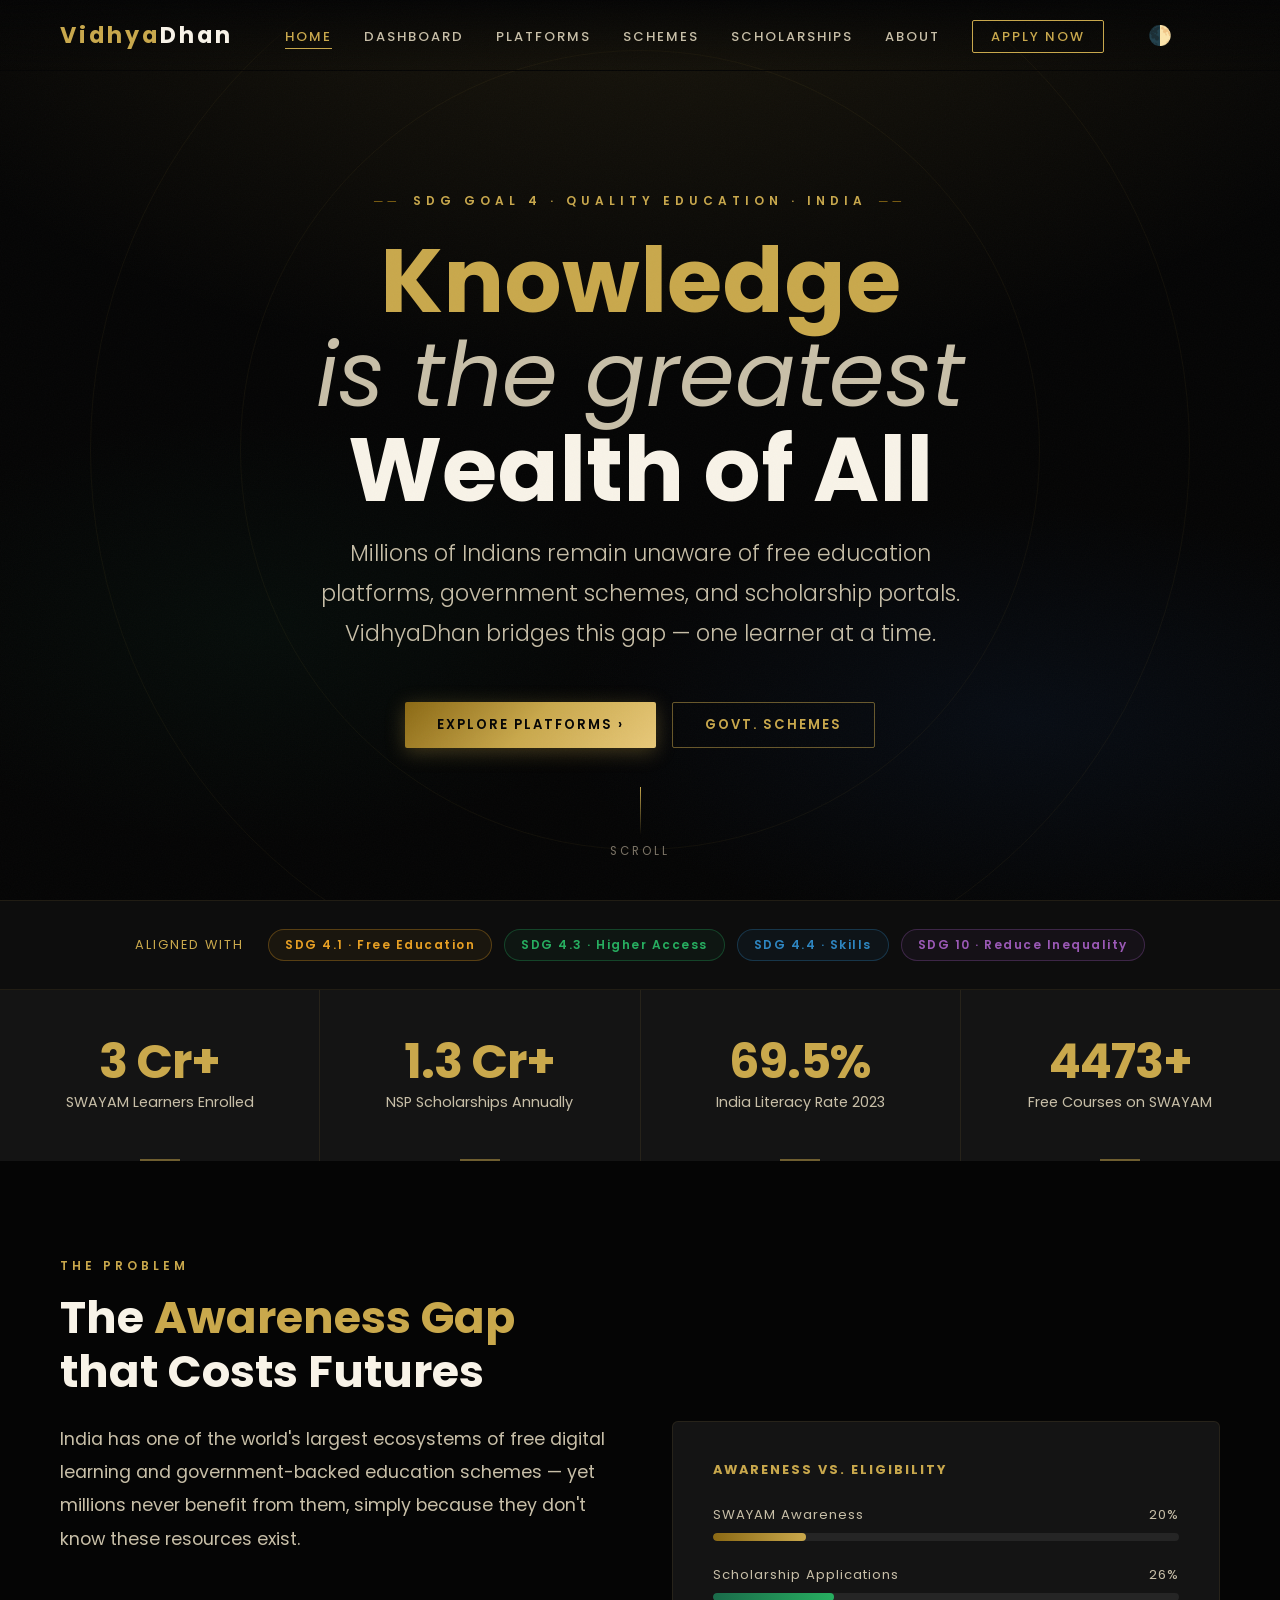
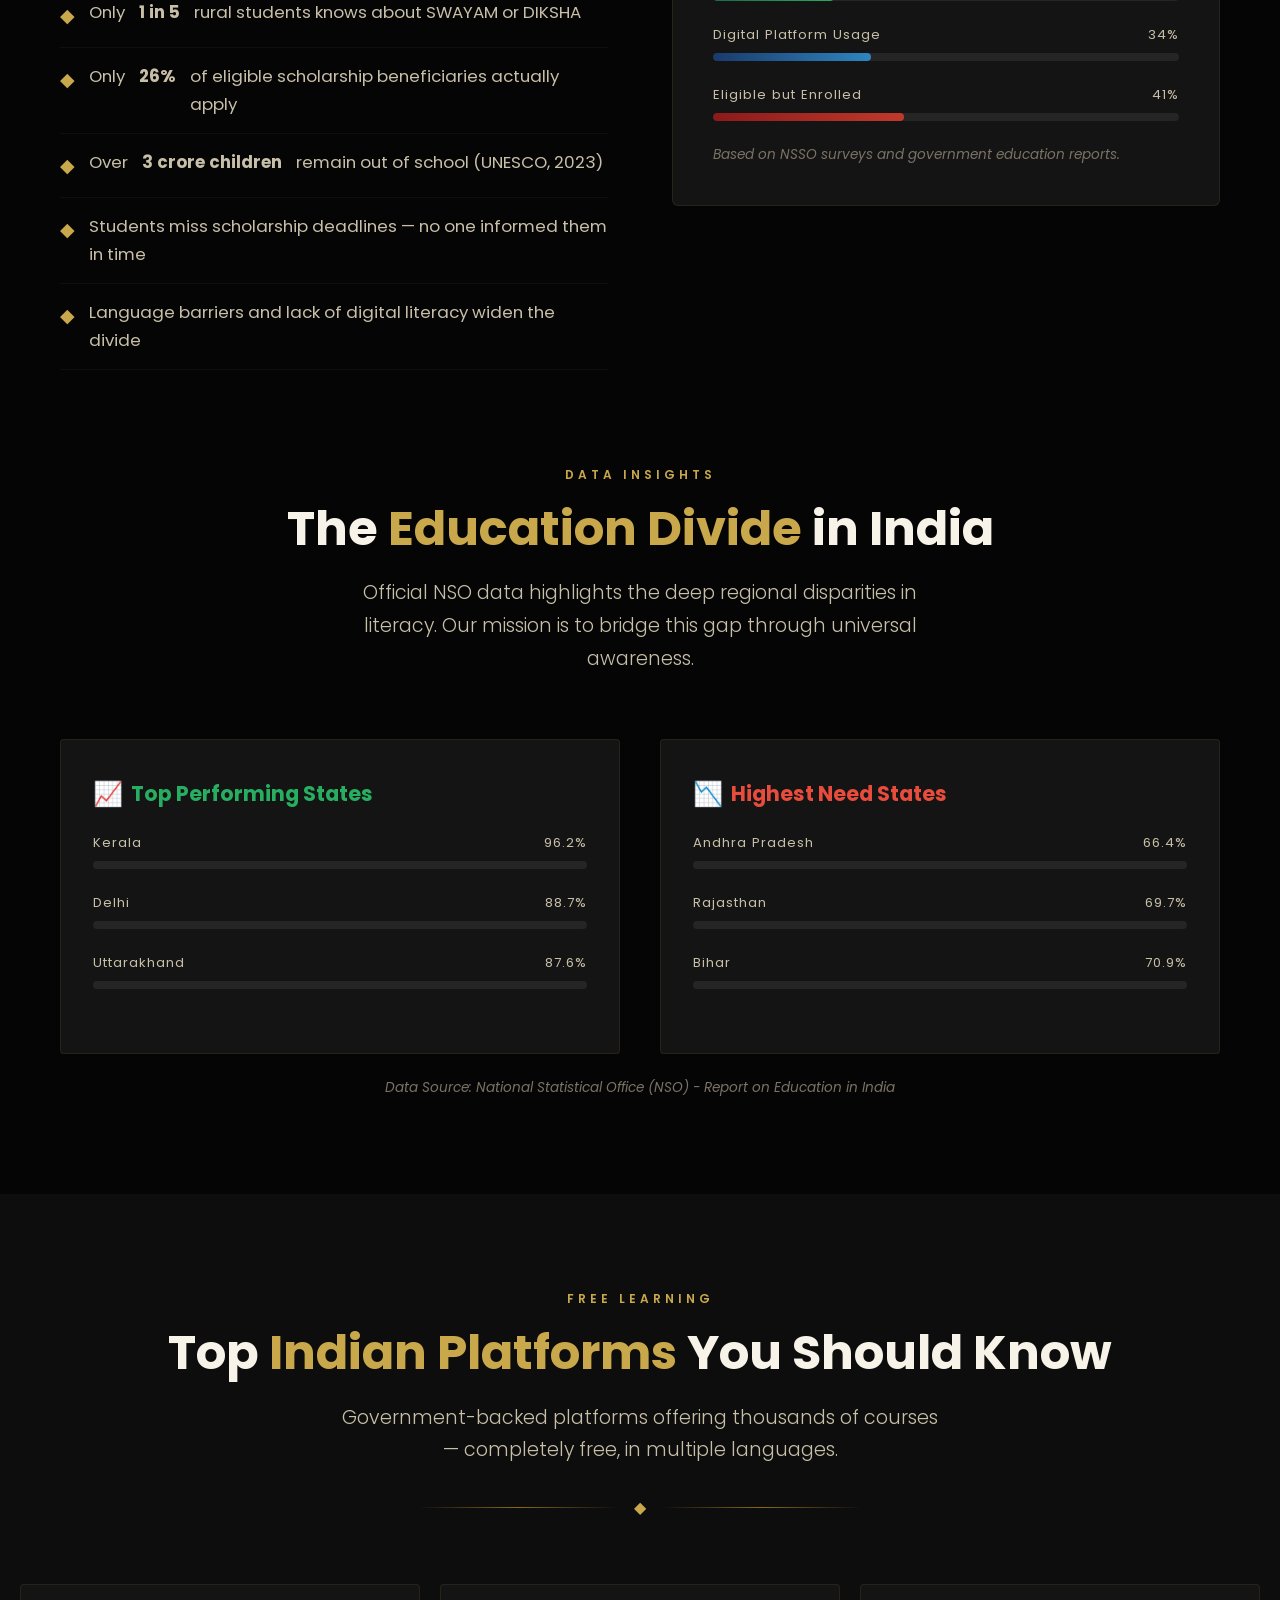
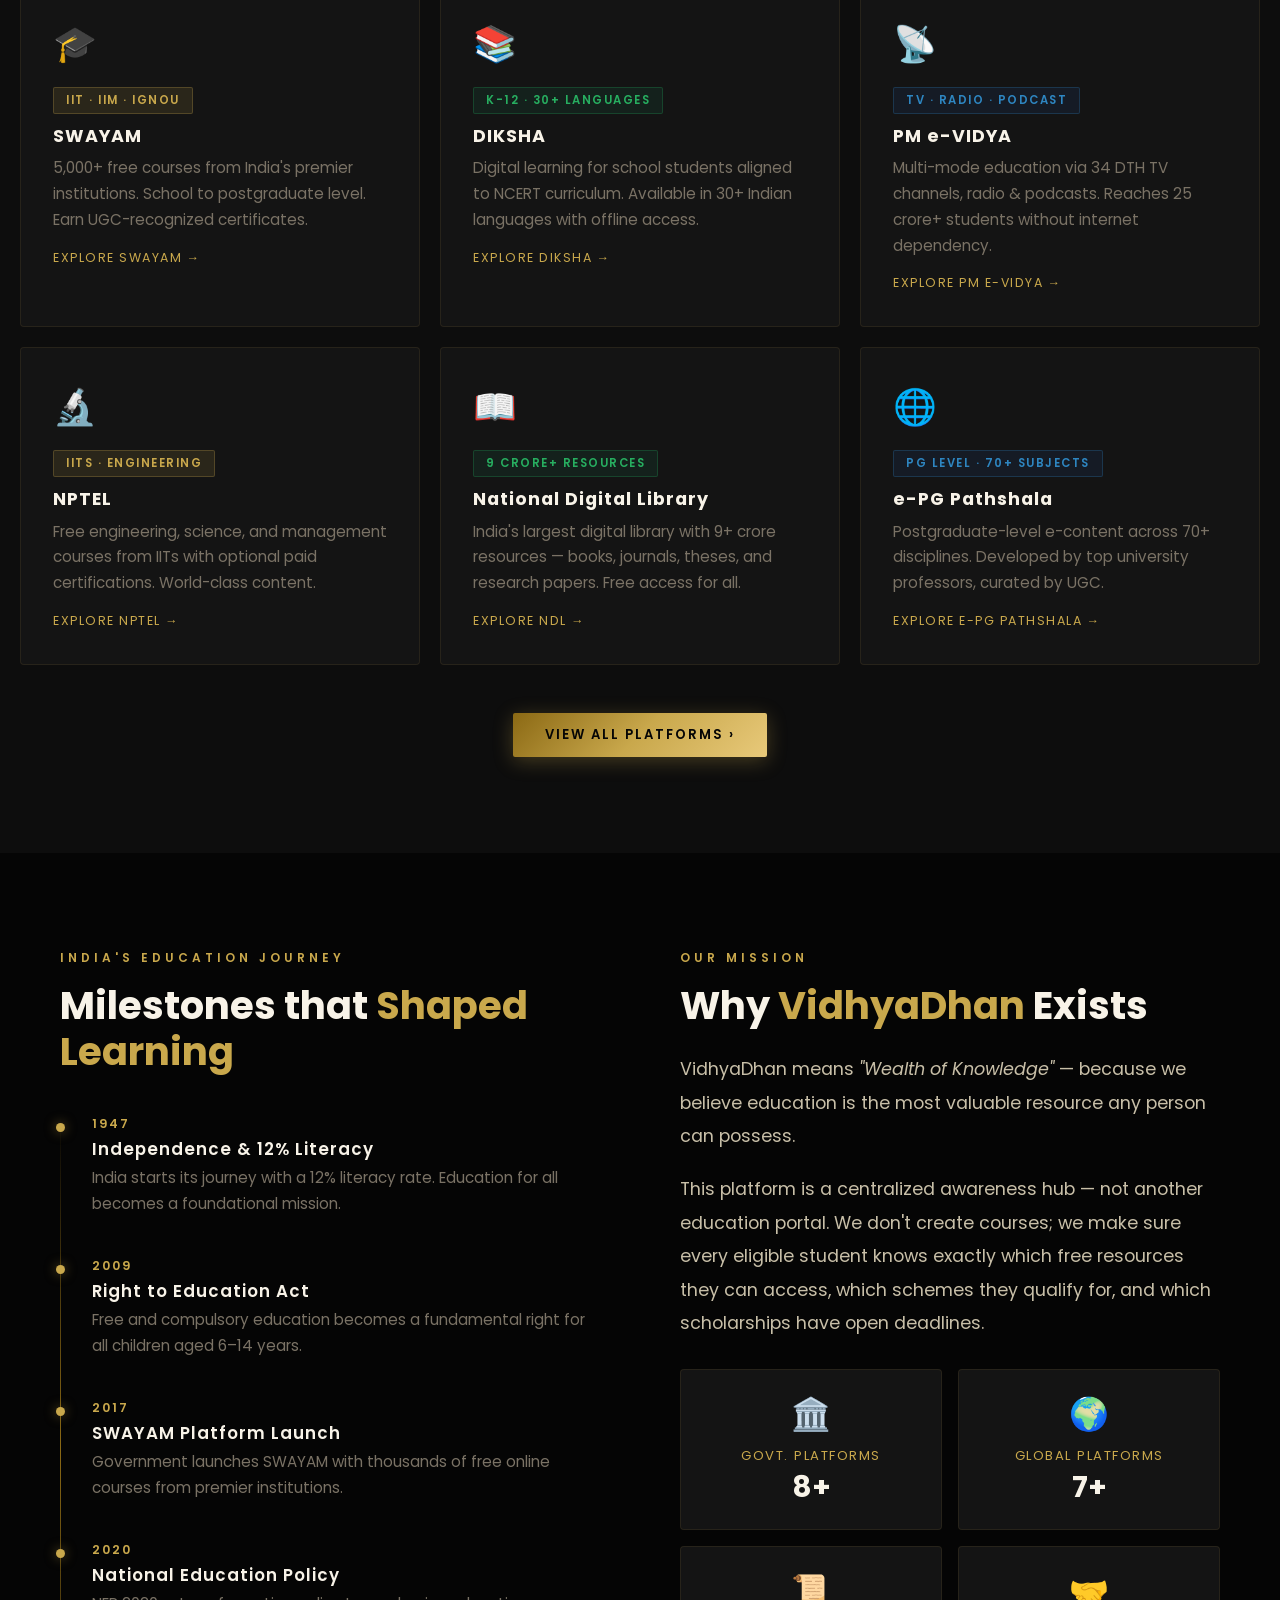
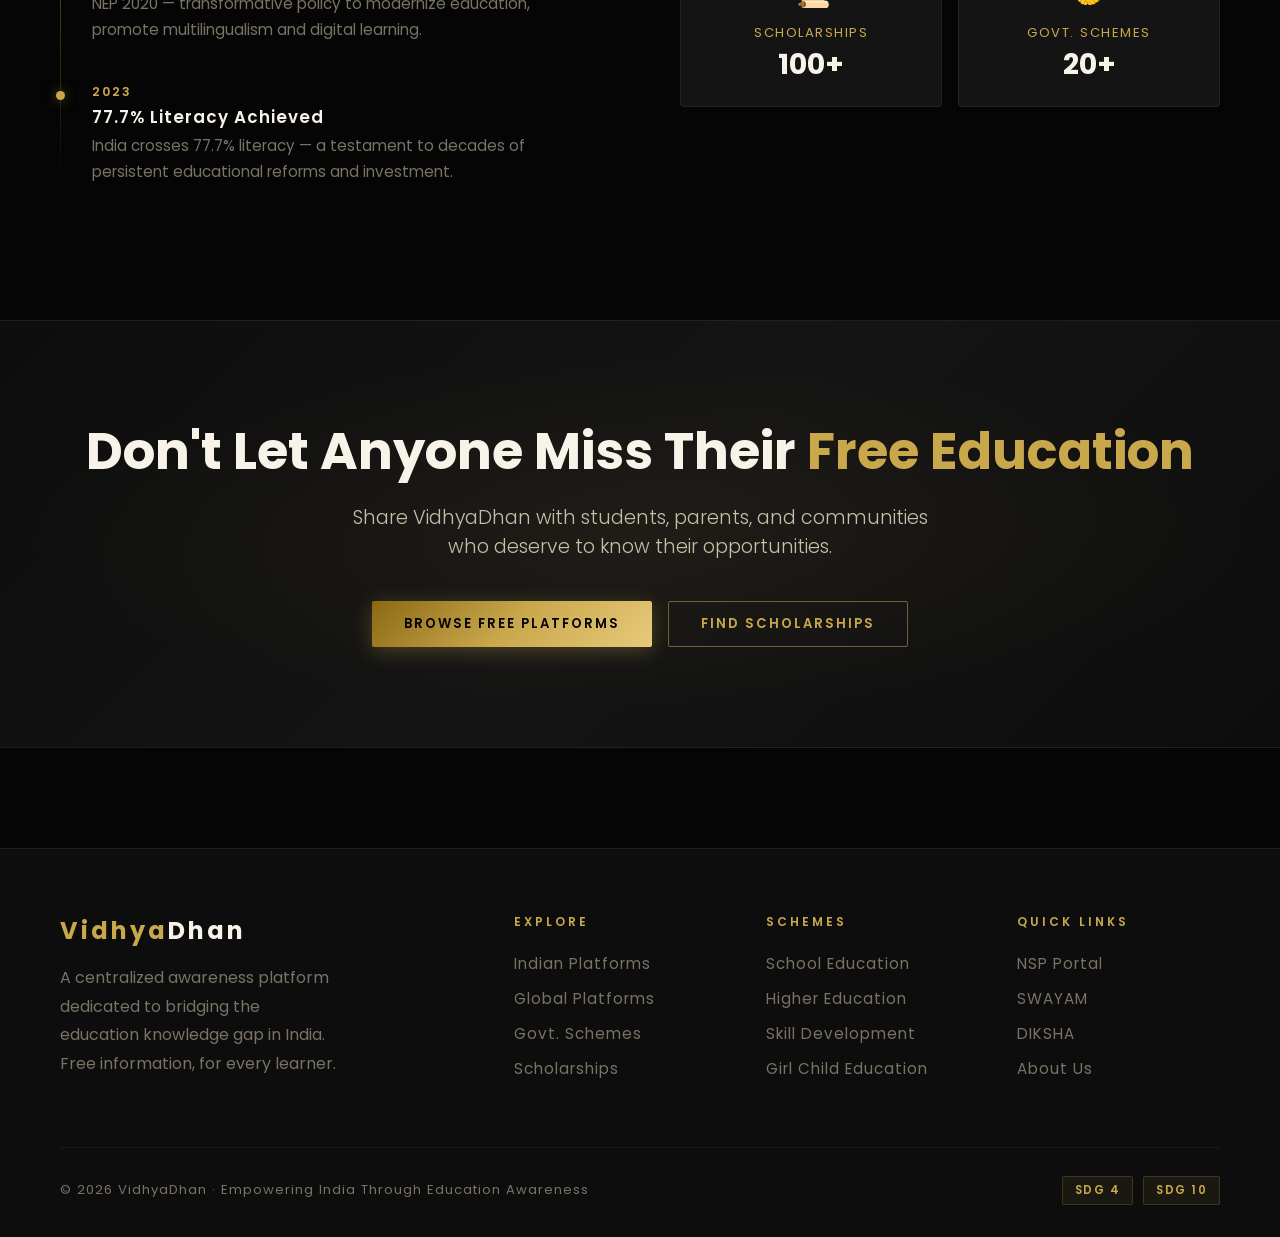
<file: index.html>
<!DOCTYPE html>
<html lang="en">
<head>
<meta charset="UTF-8">
<meta name="viewport" content="width=device-width, initial-scale=1.0">
<meta name="description" content="VidhyaDhan is a free awareness platform connecting Indian students to free education portals, government schemes, and scholarships.">
<meta property="og:title" content="VidhyaDhan — Free Education for Every Indian">
<meta property="og:description" content="Discover free Indian and global education platforms, government schemes, and 100+ scholarships in one place.">
<meta property="og:type" content="website">
<meta name="theme-color" content="#050505">
<title>VidhyaDhan — Free Education for Every Indian</title>
<link rel="stylesheet" href="style.css">
<style>
/* ─── HOME-SPECIFIC ─── */

/* Hero */
.hero {
  min-height: 100vh; display: flex; flex-direction: column;
  align-items: center; justify-content: center; text-align: center;
  padding: 120px 60px 80px; position: relative; overflow: hidden;
}
.hero-bg {
  position: absolute; inset: 0;
  background:
    radial-gradient(ellipse 100% 80% at 50% -10%, rgba(201,168,76,0.12) 0%, transparent 65%),
    radial-gradient(ellipse 60% 40% at 80% 80%, rgba(26,58,107,0.15) 0%, transparent 60%),
    radial-gradient(ellipse 50% 40% at 20% 70%, rgba(26,107,74,0.08) 0%, transparent 60%);
}
.hero-ring {
  position: absolute; border-radius: 50%;
  border: 1px solid rgba(201,168,76,0.06);
  animation: spin 40s linear infinite;
}
.hero-ring:nth-child(1) { width: 500px; height: 500px; top: 50%; left: 50%; transform: translate(-50%,-50%); }
.hero-ring:nth-child(2) { width: 800px; height: 800px; top: 50%; left: 50%; transform: translate(-50%,-50%); animation-duration: 60s; animation-direction: reverse; }
.hero-ring:nth-child(3) { width: 1100px; height: 1100px; top: 50%; left: 50%; transform: translate(-50%,-50%); animation-duration: 80s; }
@keyframes spin { from { rotate: 0deg; } to { rotate: 360deg; } }

.hero-eyebrow {
  font-family: 'Poppins', sans-serif; font-size: 0.75rem; font-weight: 600;
  color: var(--gold); letter-spacing: 5px; text-transform: uppercase;
  margin-bottom: 24px; position: relative; z-index: 1;
  opacity: 0; animation: fadeUp 0.8s 0.2s forwards;
}
.hero-eyebrow::before, .hero-eyebrow::after {
  content: '──'; color: var(--gold-dark); margin: 0 12px;
}
.hero-title {
  font-size: clamp(2.8rem, 7vw, 6.5rem);
  line-height: 1.05; margin-bottom: 16px;
  position: relative; z-index: 1;
  opacity: 0; animation: fadeUp 0.8s 0.4s forwards;
}
.hero-title .line-gold { color: var(--gold); }
.hero-title .line-thin { font-weight: 400; font-style: italic; font-family: 'Poppins', sans-serif; color: var(--white-dim); }
.hero-sub {
  font-size: clamp(1.1rem, 2vw, 1.4rem); color: var(--white-dim);
  max-width: 680px; line-height: 1.8; font-weight: 300;
  margin-bottom: 48px; position: relative; z-index: 1;
  opacity: 0; animation: fadeUp 0.8s 0.6s forwards;
}
.hero-cta {
  display: flex; gap: 16px; flex-wrap: wrap; justify-content: center;
  position: relative; z-index: 1;
  opacity: 0; animation: fadeUp 0.8s 0.8s forwards;
}
.hero-scroll {
  position: absolute; bottom: 40px; left: 50%; transform: translateX(-50%);
  display: flex; flex-direction: column; align-items: center; gap: 8px;
  color: var(--white-faint); font-family: 'Poppins', sans-serif;
  font-size: 0.72rem; letter-spacing: 3px; text-transform: uppercase;
  animation: bounce 2s infinite;
  z-index: 1;
}
.hero-scroll-line { width: 1px; height: 48px; background: linear-gradient(to bottom, var(--gold), transparent); }
@keyframes bounce { 0%,100% { transform: translateX(-50%) translateY(0); } 50% { transform: translateX(-50%) translateY(8px); } }
@keyframes fadeUp { from { opacity: 0; transform: translateY(24px); } to { opacity: 1; transform: none; } }

/* SDG Strip */
.sdg-strip {
  background: var(--black-2); border-top: 1px solid rgba(201,168,76,0.1); border-bottom: 1px solid rgba(201,168,76,0.1);
  padding: 28px 60px;
}
.sdg-inner { max-width: 1280px; margin: 0 auto; display: flex; align-items: center; justify-content: center; flex-wrap: wrap; gap: 12px; }
.sdg-label { font-family: 'Poppins', sans-serif; font-size: 0.8rem; color: var(--gold); letter-spacing: 2px; text-transform: uppercase; margin-right: 12px; }
.sdg-pill {
  padding: 6px 16px; border-radius: 20px; font-family: 'Poppins', sans-serif;
  font-size: 0.75rem; font-weight: 600; letter-spacing: 1.5px; border: 1px solid;
}

/* Stats row */
.stats-row { display: grid; grid-template-columns: repeat(4, 1fr); gap: 1px; background: rgba(201,168,76,0.1); }
.stats-row-wrap { background: var(--black-3); }
.stat-cell { background: var(--black-3); padding: 48px 32px; text-align: center; position: relative; overflow: hidden; }
.stat-cell::after { content: ''; position: absolute; bottom: 0; left: 50%; transform: translateX(-50%); width: 40px; height: 2px; background: var(--gold); opacity: 0.5; }

/* Problem section */
.problem-grid { display: grid; grid-template-columns: 1fr 1fr; gap: 64px; align-items: center; }
.problem-text h2 { font-size: clamp(1.8rem, 3.5vw, 2.8rem); margin-bottom: 24px; }
.problem-text p { font-size: 1.1rem; color: var(--white-dim); line-height: 1.9; margin-bottom: 20px; }
.problem-points { list-style: none; margin-top: 28px; }
.problem-points li {
  display: flex; gap: 14px; align-items: flex-start;
  padding: 14px 0; border-bottom: 1px solid rgba(255,255,255,0.04);
  font-size: 1.05rem; color: var(--white-dim); line-height: 1.7;
}
.problem-points li .bullet { color: var(--gold); font-size: 1.2rem; flex-shrink: 0; margin-top: 2px; }
.problem-visual {
  background: var(--black-3); border: 1px solid rgba(201,168,76,0.1);
  border-radius: 6px; padding: 40px; position: relative;
}
.awareness-bar { margin-bottom: 24px; }
.awareness-bar-label { display: flex; justify-content: space-between; font-family: 'Poppins', sans-serif; font-size: 0.82rem; color: var(--white-dim); letter-spacing: 1px; margin-bottom: 8px; }
.awareness-bar-track { height: 8px; background: var(--black-5); border-radius: 4px; overflow: hidden; }
.awareness-bar-fill { height: 100%; border-radius: 4px; width: 0; transition: width 1.5s ease; }
.awareness-bar-fill.gold { background: linear-gradient(to right, var(--gold-dark), var(--gold)); }
.awareness-bar-fill.emerald { background: linear-gradient(to right, var(--emerald), var(--emerald-l)); }
.awareness-bar-fill.sapphire { background: linear-gradient(to right, var(--sapphire), var(--sapphire-l)); }
.awareness-bar-fill.crimson { background: linear-gradient(to right, var(--crimson), var(--crimson-l)); }

/* Featured platforms */
.platforms-preview { display: grid; grid-template-columns: repeat(3, 1fr); gap: 20px; }
.platform-card { position: relative; }
.platform-icon { font-size: 2.2rem; margin-bottom: 16px; }
.platform-card h3 { font-family: 'Poppins', sans-serif; font-size: 1.1rem; font-weight: 700; letter-spacing: 1px; color: var(--white); margin-bottom: 8px; }
.platform-card p { font-size: 0.95rem; color: var(--white-faint); line-height: 1.7; }
.platform-card .card-link { display: inline-flex; align-items: center; gap: 6px; color: var(--gold); font-family: 'Poppins', sans-serif; font-size: 0.78rem; letter-spacing: 1.5px; text-decoration: none; text-transform: uppercase; margin-top: 16px; transition: gap 0.3s; }
.platform-card .card-link:hover { gap: 10px; }

/* Impact timeline */
.timeline { position: relative; padding-left: 32px; }
.timeline::before { content: ''; position: absolute; left: 0; top: 0; bottom: 0; width: 1px; background: linear-gradient(to bottom, transparent, var(--gold-dark), transparent); }
.timeline-item { position: relative; margin-bottom: 40px; }
.timeline-item::before { content: ''; position: absolute; left: -36px; top: 8px; width: 9px; height: 9px; border-radius: 50%; background: var(--gold); box-shadow: 0 0 12px rgba(201,168,76,0.5); }
.timeline-year { font-family: 'Poppins', sans-serif; font-size: 0.78rem; font-weight: 600; color: var(--gold); letter-spacing: 2px; margin-bottom: 6px; }
.timeline-item h4 { font-size: 1.05rem; color: var(--white); margin-bottom: 6px; font-family: 'Poppins', sans-serif; font-weight: 600; letter-spacing: 1px; }
.timeline-item p { font-size: 0.95rem; color: var(--white-faint); line-height: 1.7; }

/* CTA Section */
.cta-section {
  text-align: center; padding: 100px 60px;
  background: linear-gradient(135deg, var(--black-2) 0%, var(--black-3) 50%, var(--black-2) 100%);
  border-top: 1px solid rgba(201,168,76,0.1); border-bottom: 1px solid rgba(201,168,76,0.1);
  position: relative; overflow: hidden;
}
.cta-section::before {
  content: ''; position: absolute; inset: 0;
  background: radial-gradient(ellipse 70% 60% at 50% 50%, rgba(201,168,76,0.06) 0%, transparent 70%);
}
.cta-section h2 { font-size: clamp(2rem, 4vw, 3.5rem); margin-bottom: 20px; position: relative; z-index: 1; }
.cta-section p { font-size: 1.2rem; color: var(--white-dim); max-width: 600px; margin: 0 auto 40px; font-weight: 300; position: relative; z-index: 1; }
.cta-btns { display: flex; gap: 16px; justify-content: center; flex-wrap: wrap; position: relative; z-index: 1; }

@media (max-width: 900px) {
  .problem-grid { grid-template-columns: 1fr; gap: 40px; }
  .platforms-preview { grid-template-columns: 1fr; }
  .stats-row { grid-template-columns: repeat(2, 1fr); }
  .hero { padding: 100px 24px 80px; }
  .sdg-strip { padding: 20px 24px; }
  .cta-section { padding: 72px 24px; }
}
</style>
</head>
<body>

<!-- ══════════ NAV ══════════ -->
<nav>
  <a href="index.html" class="nav-logo">Vidhya<span>Dhan</span></a>
  <ul class="nav-links">
    <li><a href="index.html" class="active">Home</a></li>
    <li><a href="dashboard.html">Dashboard</a></li>
    <li><a href="platforms.html">Platforms</a></li>
    <li><a href="schemes.html">Schemes</a></li>
    <li><a href="scholarships.html">Scholarships</a></li>
    <li><a href="about.html">About</a></li>
    <li><a href="scholarships.html" class="nav-cta">Apply Now</a></li>
  </ul>
  <div class="nav-toggle" aria-label="Menu">
    <span></span><span></span><span></span>
  </div>
</nav>

<!-- ══════════ HERO ══════════ -->
<section class="hero" style="max-width:none;">
  <div class="hero-bg"></div>
  <div class="hero-ring"></div>
  <div class="hero-ring"></div>
  <div class="hero-ring"></div>

  <p class="hero-eyebrow">SDG Goal 4 · Quality Education · India</p>
  <h1 class="hero-title">
    <span class="line-gold">Knowledge</span><br>
    <span class="line-thin">is the greatest</span><br>
    <span>Wealth of All</span>
  </h1>
  <p class="hero-sub">
    Millions of Indians remain unaware of free education platforms, government schemes, and scholarship portals.
    VidhyaDhan bridges this gap — one learner at a time.
  </p>
  <div class="hero-cta">
    <a href="platforms.html" class="btn btn-gold">Explore Platforms ›</a>
    <a href="schemes.html" class="btn btn-outline">Govt. Schemes</a>
  </div>

  <div class="hero-scroll">
    <div class="hero-scroll-line"></div>
    Scroll
  </div>
</section>

<!-- ══════════ SDG STRIP ══════════ -->
<div class="sdg-strip">
  <div class="sdg-inner">
    <span class="sdg-label">Aligned with</span>
    <span class="sdg-pill" style="color:#e8a024;border-color:rgba(232,160,36,0.3);background:rgba(232,160,36,0.06)">SDG 4.1 · Free Education</span>
    <span class="sdg-pill" style="color:#27ae60;border-color:rgba(39,174,96,0.3);background:rgba(39,174,96,0.06)">SDG 4.3 · Higher Access</span>
    <span class="sdg-pill" style="color:#2e86c1;border-color:rgba(46,134,193,0.3);background:rgba(46,134,193,0.06)">SDG 4.4 · Skills</span>
    <span class="sdg-pill" style="color:#9b59b6;border-color:rgba(155,89,182,0.3);background:rgba(155,89,182,0.06)">SDG 10 · Reduce Inequality</span>
  </div>
</div>

<!-- ══════════ STATS ROW ══════════ -->
<div class="stats-row-wrap">
  <div class="stats-row">
    <div class="stat-cell reveal">
      <div class="stat-num" data-count="3" data-suffix=" Cr+" data-dec="0">0</div>
      <div class="stat-label">SWAYAM Learners Enrolled</div>
    </div>
    <div class="stat-cell reveal" data-delay="100">
      <div class="stat-num" data-count="1.5" data-suffix=" Cr+" data-dec="1">0</div>
      <div class="stat-label">NSP Scholarships Annually</div>
    </div>
    <div class="stat-cell reveal" data-delay="200">
      <div class="stat-num" data-count="77.7" data-suffix="%" data-dec="1">0</div>
      <div class="stat-label">India Literacy Rate 2023</div>
    </div>
    <div class="stat-cell reveal" data-delay="300">
      <div class="stat-num" data-count="5000" data-suffix="+" data-dec="0">0</div>
      <div class="stat-label">Free Courses on SWAYAM</div>
    </div>
  </div>
</div>

<!-- ══════════ PROBLEM STATEMENT ══════════ -->
<section>
  <div class="problem-grid">
    <div class="problem-text reveal">
      <span class="section-eyebrow">The Problem</span>
      <h2>The <span class="gold" style="color:var(--gold)">Awareness Gap</span> that Costs Futures</h2>
      <p>India has one of the world's largest ecosystems of free digital learning and government-backed education schemes — yet millions never benefit from them, simply because they don't know these resources exist.</p>
      <ul class="problem-points">
        <li><span class="bullet">◆</span>Only <strong>1 in 5</strong> rural students knows about SWAYAM or DIKSHA</li>
        <li><span class="bullet">◆</span>Only <strong>26%</strong> of eligible scholarship beneficiaries actually apply</li>
        <li><span class="bullet">◆</span>Over <strong>3 crore children</strong> remain out of school (UNESCO, 2023)</li>
        <li><span class="bullet">◆</span>Students miss scholarship deadlines — no one informed them in time</li>
        <li><span class="bullet">◆</span>Language barriers and lack of digital literacy widen the divide</li>
      </ul>
    </div>
    <div class="problem-visual reveal" data-delay="150">
      <h4 style="font-family:'Poppins',sans-serif;font-size:0.8rem;letter-spacing:2px;color:var(--gold);text-transform:uppercase;margin-bottom:28px">Awareness vs. Eligibility</h4>
      <div class="awareness-bar">
        <div class="awareness-bar-label"><span>SWAYAM Awareness</span><span>20%</span></div>
        <div class="awareness-bar-track"><div class="awareness-bar-fill gold" data-width="20"></div></div>
      </div>
      <div class="awareness-bar">
        <div class="awareness-bar-label"><span>Scholarship Applications</span><span>26%</span></div>
        <div class="awareness-bar-track"><div class="awareness-bar-fill emerald" data-width="26"></div></div>
      </div>
      <div class="awareness-bar">
        <div class="awareness-bar-label"><span>Digital Platform Usage</span><span>34%</span></div>
        <div class="awareness-bar-track"><div class="awareness-bar-fill sapphire" data-width="34"></div></div>
      </div>
      <div class="awareness-bar">
        <div class="awareness-bar-label"><span>Eligible but Enrolled</span><span>41%</span></div>
        <div class="awareness-bar-track"><div class="awareness-bar-fill crimson" data-width="41"></div></div>
      </div>
      <p style="font-size:0.85rem;color:var(--white-faint);margin-top:20px;font-style:italic">Based on NSSO surveys and government education reports.</p>
    </div>
  </div>
</section>

<!-- ══════════ DATA VISUALIZATION ══════════ -->
<section style="padding-top: 0;">
  <div class="section-header reveal">
    <span class="section-eyebrow">Data Insights</span>
    <h2 class="section-title">The <span class="gold">Education Divide</span> in India</h2>
    <p class="section-subtitle">Official NSO data highlights the deep regional disparities in literacy. Our mission is to bridge this gap through universal awareness.</p>
  </div>
  
  <div class="grid-2" style="gap: 40px;">
    <!-- Top States -->
    <div class="card reveal" style="padding: 40px 32px;">
      <h3 style="font-family: 'Poppins', sans-serif; font-size: 1.3rem; color: var(--emerald-l); margin-bottom: 24px; display: flex; align-items: center; gap: 8px;">
        <span style="font-size: 1.5rem;">📈</span> Top Performing States
      </h3>
      <div class="awareness-bar">
        <div class="awareness-bar-label"><span>Kerala</span><span>96.2%</span></div>
        <div class="awareness-bar-track"><div class="awareness-bar-fill emerald" data-width="96.2"></div></div>
      </div>
      <div class="awareness-bar">
        <div class="awareness-bar-label"><span>Delhi</span><span>88.7%</span></div>
        <div class="awareness-bar-track"><div class="awareness-bar-fill emerald" data-width="88.7"></div></div>
      </div>
      <div class="awareness-bar">
        <div class="awareness-bar-label"><span>Uttarakhand</span><span>87.6%</span></div>
        <div class="awareness-bar-track"><div class="awareness-bar-fill emerald" data-width="87.6"></div></div>
      </div>
    </div>
    
    <!-- Bottom States -->
    <div class="card reveal" data-delay="150" style="padding: 40px 32px;">
      <h3 style="font-family: 'Poppins', sans-serif; font-size: 1.3rem; color: #E74C3C; margin-bottom: 24px; display: flex; align-items: center; gap: 8px;">
        <span style="font-size: 1.5rem;">📉</span> Highest Need States
      </h3>
      <div class="awareness-bar">
        <div class="awareness-bar-label"><span>Andhra Pradesh</span><span>66.4%</span></div>
        <div class="awareness-bar-track"><div class="awareness-bar-fill" style="background: #E74C3C;" data-width="66.4"></div></div>
      </div>
      <div class="awareness-bar">
        <div class="awareness-bar-label"><span>Rajasthan</span><span>69.7%</span></div>
        <div class="awareness-bar-track"><div class="awareness-bar-fill" style="background: #E74C3C;" data-width="69.7"></div></div>
      </div>
      <div class="awareness-bar">
        <div class="awareness-bar-label"><span>Bihar</span><span>70.9%</span></div>
        <div class="awareness-bar-track"><div class="awareness-bar-fill" style="background: #E74C3C;" data-width="70.9"></div></div>
      </div>
    </div>
  </div>
  <p style="text-align: center; font-size: 0.85rem; color: var(--white-faint); margin-top: 24px; font-style: italic;">Data Source: National Statistical Office (NSO) - Report on Education in India</p>
</section>

<!-- ══════════ FEATURED PLATFORMS ══════════ -->
<section style="background:var(--black-2);max-width:none;padding:0;">
  <div style="max-width:1280px;margin:0 auto;padding:96px 20px;" class="featured-platforms-inner">
    <div class="section-header reveal">
      <span class="section-eyebrow">Free Learning</span>
      <h2 class="section-title">Top <span class="gold">Indian Platforms</span> You Should Know</h2>
      <p class="section-subtitle">Government-backed platforms offering thousands of courses — completely free, in multiple languages.</p>
      <div class="gold-divider"><span class="gold-divider-icon">◆</span></div>
    </div>
    <div class="platforms-preview">
      <div class="card platform-card reveal">
        <div class="platform-icon">🎓</div>
        <span class="badge badge-gold" style="margin-bottom:12px">IIT · IIM · IGNOU</span>
        <h3>SWAYAM</h3>
        <p>5,000+ free courses from India's premier institutions. School to postgraduate level. Earn UGC-recognized certificates.</p>
        <a href="platforms.html" class="card-link">Explore SWAYAM →</a>
      </div>
      <div class="card platform-card reveal" data-delay="100">
        <div class="platform-icon">📚</div>
        <span class="badge badge-emerald" style="margin-bottom:12px">K-12 · 30+ Languages</span>
        <h3>DIKSHA</h3>
        <p>Digital learning for school students aligned to NCERT curriculum. Available in 30+ Indian languages with offline access.</p>
        <a href="platforms.html" class="card-link">Explore DIKSHA →</a>
      </div>
      <div class="card platform-card reveal" data-delay="200">
        <div class="platform-icon">📡</div>
        <span class="badge badge-sapphire" style="margin-bottom:12px">TV · Radio · Podcast</span>
        <h3>PM e-VIDYA</h3>
        <p>Multi-mode education via 34 DTH TV channels, radio & podcasts. Reaches 25 crore+ students without internet dependency.</p>
        <a href="platforms.html" class="card-link">Explore PM e-VIDYA →</a>
      </div>
      <div class="card platform-card reveal">
        <div class="platform-icon">🔬</div>
        <span class="badge badge-gold" style="margin-bottom:12px">IITs · Engineering</span>
        <h3>NPTEL</h3>
        <p>Free engineering, science, and management courses from IITs with optional paid certifications. World-class content.</p>
        <a href="platforms.html" class="card-link">Explore NPTEL →</a>
      </div>
      <div class="card platform-card reveal" data-delay="100">
        <div class="platform-icon">📖</div>
        <span class="badge badge-emerald" style="margin-bottom:12px">9 Crore+ Resources</span>
        <h3>National Digital Library</h3>
        <p>India's largest digital library with 9+ crore resources — books, journals, theses, and research papers. Free access for all.</p>
        <a href="platforms.html" class="card-link">Explore NDL →</a>
      </div>
      <div class="card platform-card reveal" data-delay="200">
        <div class="platform-icon">🌐</div>
        <span class="badge badge-sapphire" style="margin-bottom:12px">PG Level · 70+ Subjects</span>
        <h3>e-PG Pathshala</h3>
        <p>Postgraduate-level e-content across 70+ disciplines. Developed by top university professors, curated by UGC.</p>
        <a href="platforms.html" class="card-link">Explore e-PG Pathshala →</a>
      </div>
    </div>
    <div style="text-align:center;margin-top:48px">
      <a href="platforms.html" class="btn btn-gold">View All Platforms ›</a>
    </div>
  </div>
</section>

<!-- ══════════ TIMELINE ══════════ -->
<section>
  <div class="grid-2 timeline-grid">
    <div class="reveal">
      <span class="section-eyebrow">India's Education Journey</span>
      <h2 style="font-size:clamp(1.8rem,3vw,2.6rem);margin-bottom:40px">Milestones that <span style="color:var(--gold)">Shaped Learning</span></h2>
      <div class="timeline">
        <div class="timeline-item">
          <div class="timeline-year">1947</div>
          <h4>Independence & 12% Literacy</h4>
          <p>India starts its journey with a 12% literacy rate. Education for all becomes a foundational mission.</p>
        </div>
        <div class="timeline-item">
          <div class="timeline-year">2009</div>
          <h4>Right to Education Act</h4>
          <p>Free and compulsory education becomes a fundamental right for all children aged 6–14 years.</p>
        </div>
        <div class="timeline-item">
          <div class="timeline-year">2017</div>
          <h4>SWAYAM Platform Launch</h4>
          <p>Government launches SWAYAM with thousands of free online courses from premier institutions.</p>
        </div>
        <div class="timeline-item">
          <div class="timeline-year">2020</div>
          <h4>National Education Policy</h4>
          <p>NEP 2020 — transformative policy to modernize education, promote multilingualism and digital learning.</p>
        </div>
        <div class="timeline-item">
          <div class="timeline-year">2023</div>
          <h4>77.7% Literacy Achieved</h4>
          <p>India crosses 77.7% literacy — a testament to decades of persistent educational reforms and investment.</p>
        </div>
      </div>
    </div>
    <div class="reveal" data-delay="150">
      <span class="section-eyebrow">Our Mission</span>
      <h2 style="font-size:clamp(1.8rem,3vw,2.6rem);margin-bottom:24px">Why <span style="color:var(--gold)">VidhyaDhan</span> Exists</h2>
      <p style="font-size:1.1rem;color:var(--white-dim);line-height:1.9;margin-bottom:20px;">
        VidhyaDhan means <em>"Wealth of Knowledge"</em> — because we believe education is the most valuable resource any person can possess.
      </p>
      <p style="font-size:1.1rem;color:var(--white-dim);line-height:1.9;margin-bottom:28px;">
        This platform is a centralized awareness hub — not another education portal. We don't create courses; we make sure every eligible student knows exactly which free resources they can access, which schemes they qualify for, and which scholarships have open deadlines.
      </p>
      <div class="grid-2" style="gap:16px">
        <div class="card" style="padding:20px;text-align:center">
          <div style="font-size:2rem;margin-bottom:8px">🏛️</div>
          <div style="font-family:'Poppins',sans-serif;font-size:0.82rem;color:var(--gold);letter-spacing:1.5px;text-transform:uppercase">Govt. Platforms</div>
          <div style="font-size:1.8rem;font-weight:700;color:var(--white);font-family:'Poppins',sans-serif">8+</div>
        </div>
        <div class="card" style="padding:20px;text-align:center">
          <div style="font-size:2rem;margin-bottom:8px">🌍</div>
          <div style="font-family:'Poppins',sans-serif;font-size:0.82rem;color:var(--gold);letter-spacing:1.5px;text-transform:uppercase">Global Platforms</div>
          <div style="font-size:1.8rem;font-weight:700;color:var(--white);font-family:'Poppins',sans-serif">7+</div>
        </div>
        <div class="card" style="padding:20px;text-align:center">
          <div style="font-size:2rem;margin-bottom:8px">📜</div>
          <div style="font-family:'Poppins',sans-serif;font-size:0.82rem;color:var(--gold);letter-spacing:1.5px;text-transform:uppercase">Scholarships</div>
          <div style="font-size:1.8rem;font-weight:700;color:var(--white);font-family:'Poppins',sans-serif">100+</div>
        </div>
        <div class="card" style="padding:20px;text-align:center">
          <div style="font-size:2rem;margin-bottom:8px">🤝</div>
          <div style="font-family:'Poppins',sans-serif;font-size:0.82rem;color:var(--gold);letter-spacing:1.5px;text-transform:uppercase">Govt. Schemes</div>
          <div style="font-size:1.8rem;font-weight:700;color:var(--white);font-family:'Poppins',sans-serif">20+</div>
        </div>
      </div>
    </div>
  </div>
</section>

<!-- ══════════ CTA ══════════ -->
<div class="cta-section">
  <h2>Don't Let Anyone Miss Their <span style="color:var(--gold)">Free Education</span></h2>
  <p>Share VidhyaDhan with students, parents, and communities who deserve to know their opportunities.</p>
  <div class="cta-btns">
    <a href="platforms.html" class="btn btn-gold">Browse Free Platforms</a>
    <a href="scholarships.html" class="btn btn-outline">Find Scholarships</a>
  </div>
</div>

<!-- ══════════ FOOTER ══════════ -->
<footer>
  <div class="footer-grid">
    <div class="footer-brand">
      <span class="footer-logo">Vidhya<span>Dhan</span></span>
      <p class="footer-desc">A centralized awareness platform dedicated to bridging the education knowledge gap in India. Free information, for every learner.</p>
    </div>
    <div class="footer-col">
      <h5>Explore</h5>
      <ul>
        <li><a href="platforms.html">Indian Platforms</a></li>
        <li><a href="platforms.html">Global Platforms</a></li>
        <li><a href="schemes.html">Govt. Schemes</a></li>
        <li><a href="scholarships.html">Scholarships</a></li>
      </ul>
    </div>
    <div class="footer-col">
      <h5>Schemes</h5>
      <ul>
        <li><a href="schemes.html">School Education</a></li>
        <li><a href="schemes.html">Higher Education</a></li>
        <li><a href="schemes.html">Skill Development</a></li>
        <li><a href="schemes.html">Girl Child Education</a></li>
      </ul>
    </div>
    <div class="footer-col">
      <h5>Quick Links</h5>
      <ul>
        <li><a href="https://scholarships.gov.in" target="_blank">NSP Portal</a></li>
        <li><a href="https://swayam.gov.in" target="_blank">SWAYAM</a></li>
        <li><a href="https://diksha.gov.in" target="_blank">DIKSHA</a></li>
        <li><a href="about.html">About Us</a></li>
      </ul>
    </div>
  </div>
  <div class="footer-bottom">
    <p class="footer-copy">© 2026 VidhyaDhan · Empowering India Through Education Awareness</p>
    <div class="footer-sdg">
      <span class="sdg-badge">SDG 4</span>
      <span class="sdg-badge">SDG 10</span>
    </div>
  </div>
</footer>

<script src="main.js"></script>
<script>
  // Animate bars when visible
  const barObserver = new IntersectionObserver(entries => {
    entries.forEach(entry => {
      if (entry.isIntersecting) {
        entry.target.querySelectorAll('.awareness-bar-fill').forEach(bar => {
          bar.style.width = bar.dataset.width + '%';
        });
        barObserver.unobserve(entry.target);
      }
    });
  }, { threshold: 0.3 });
  const pv = document.querySelector('.problem-visual');
  if (pv) barObserver.observe(pv);
</script>
</body>
</html>
</file>
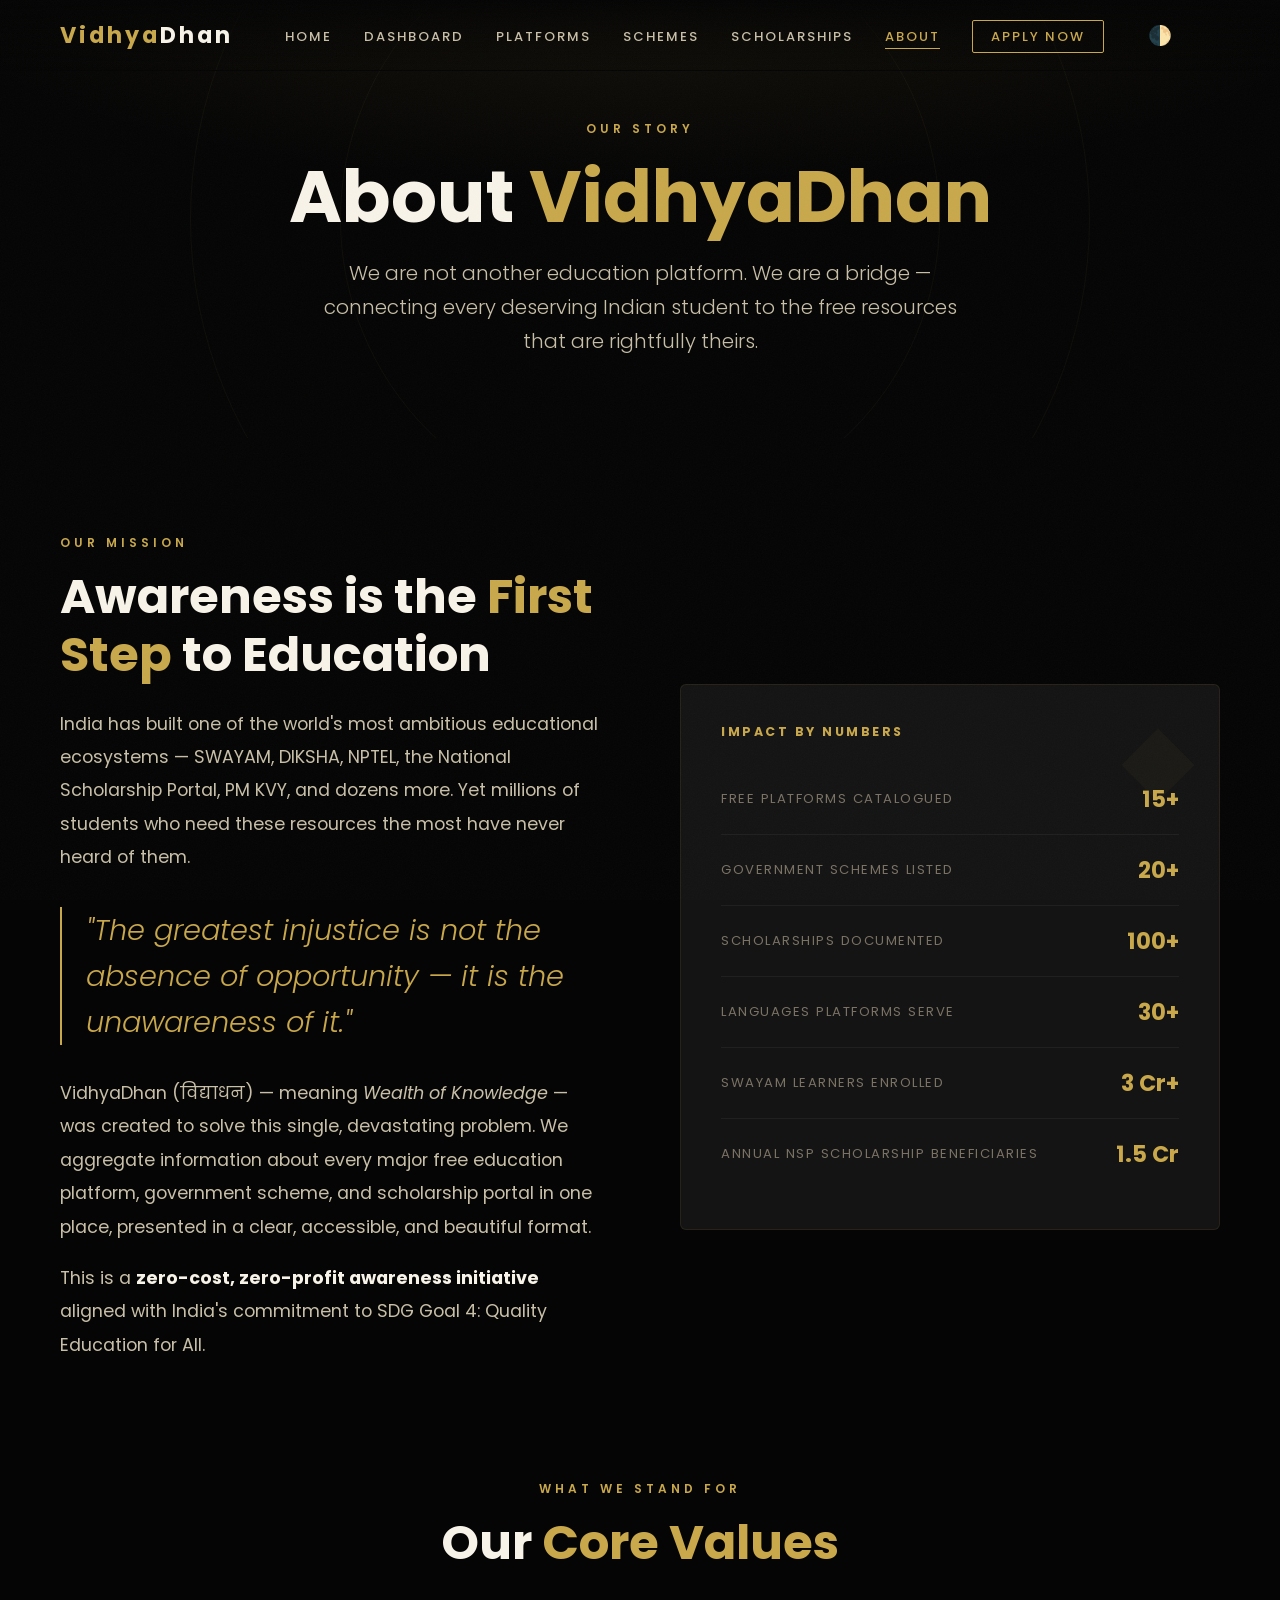
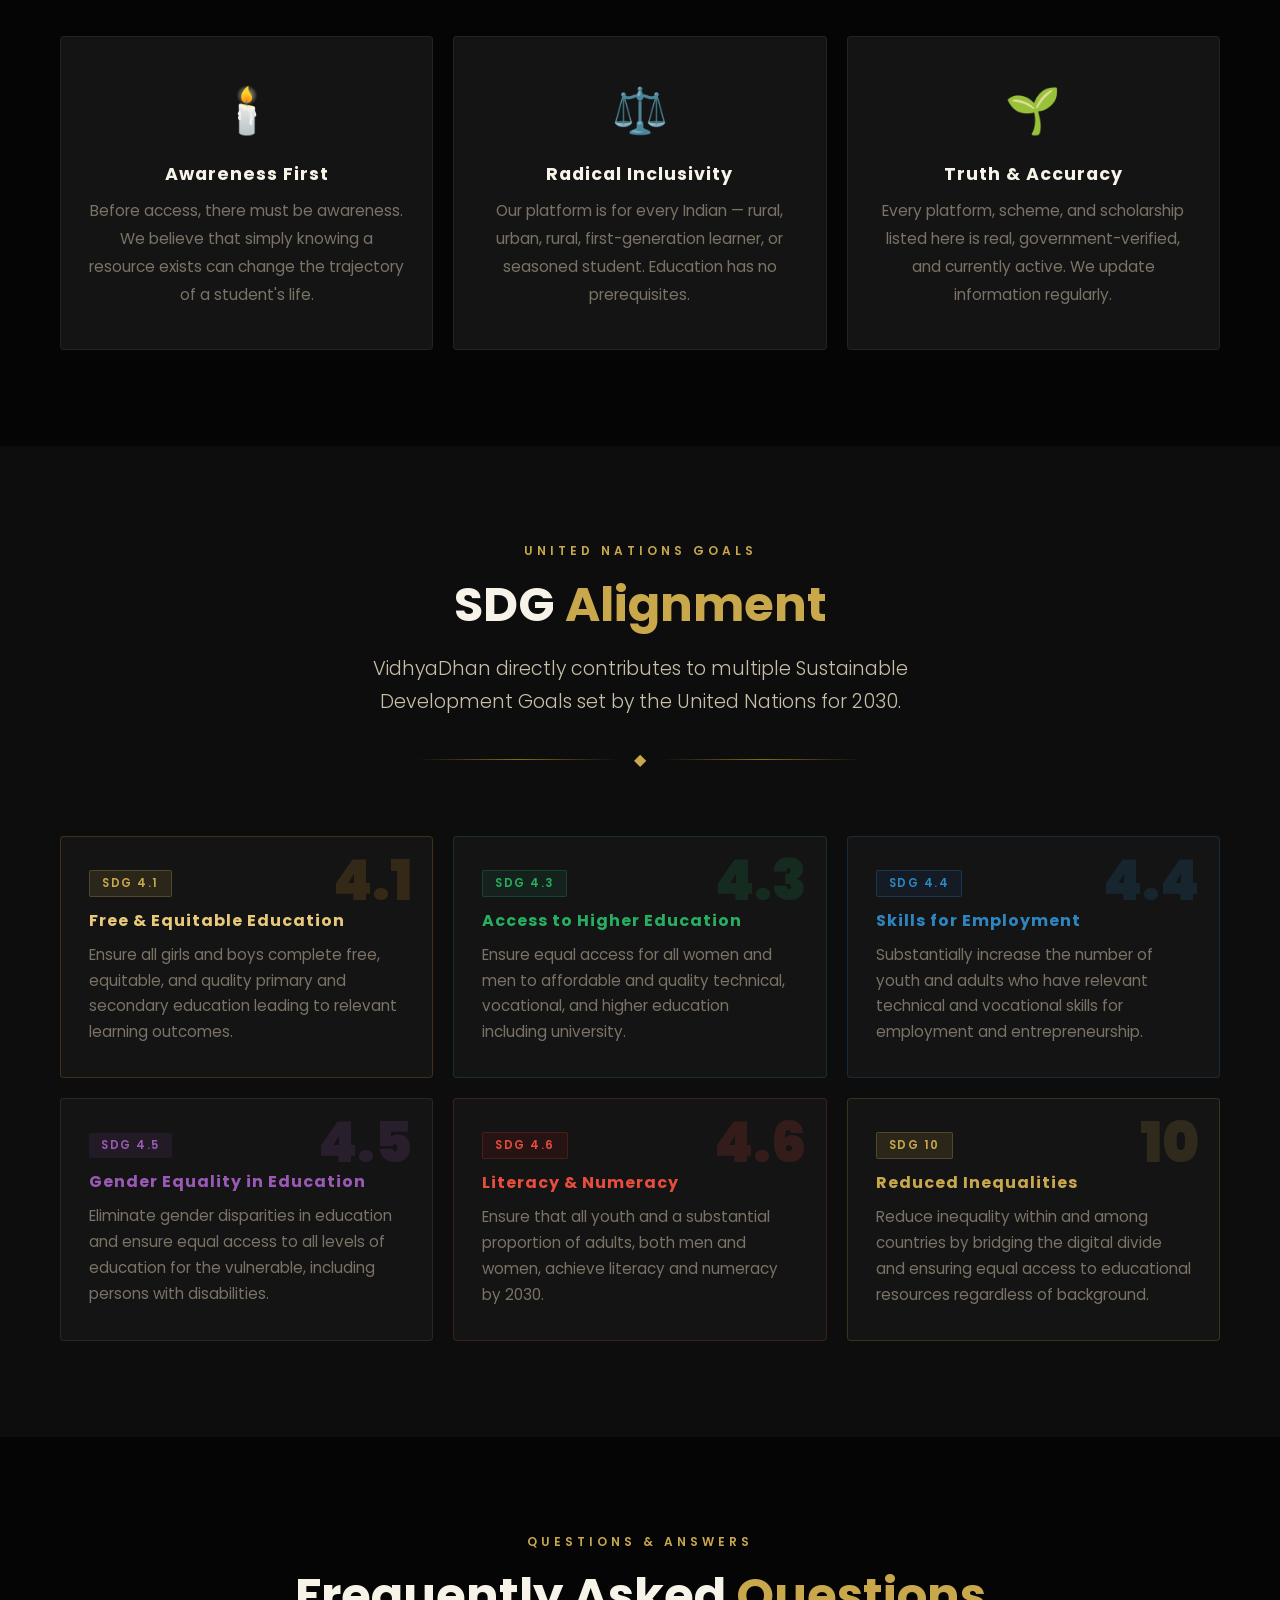
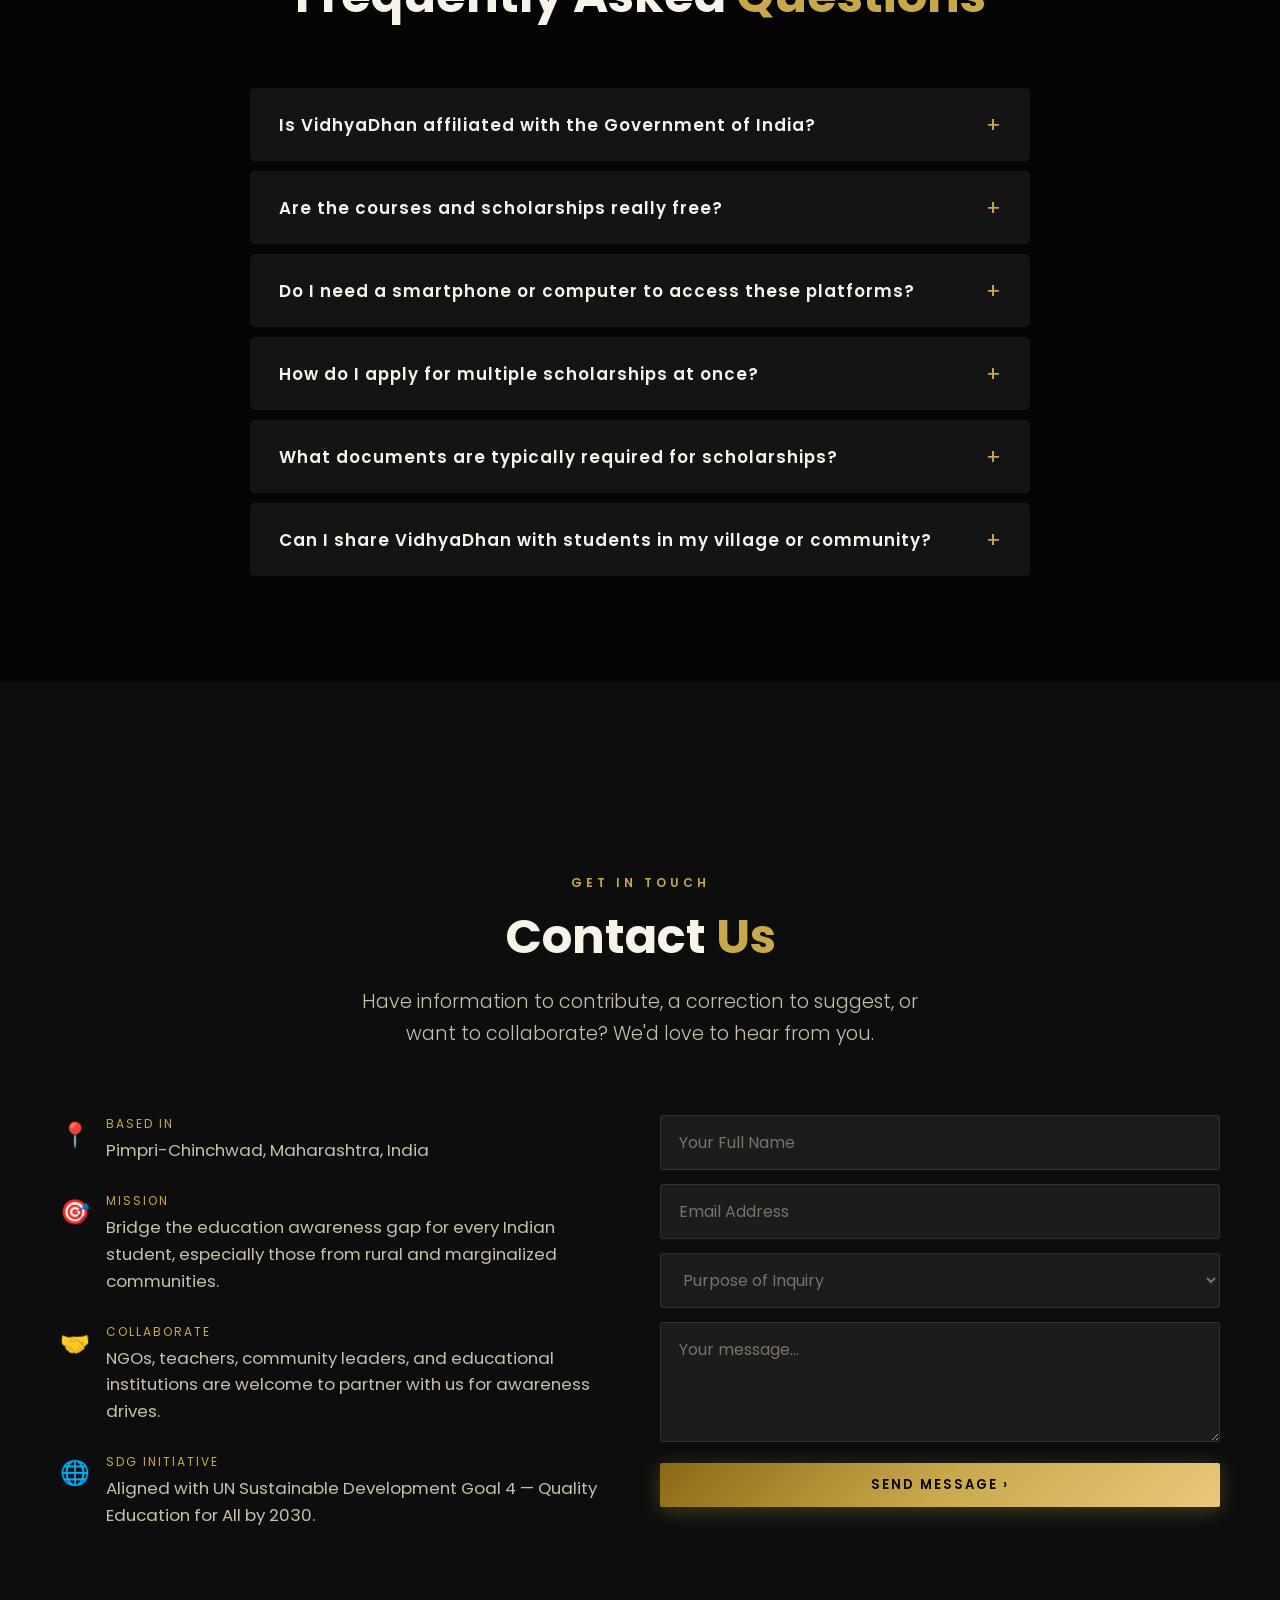
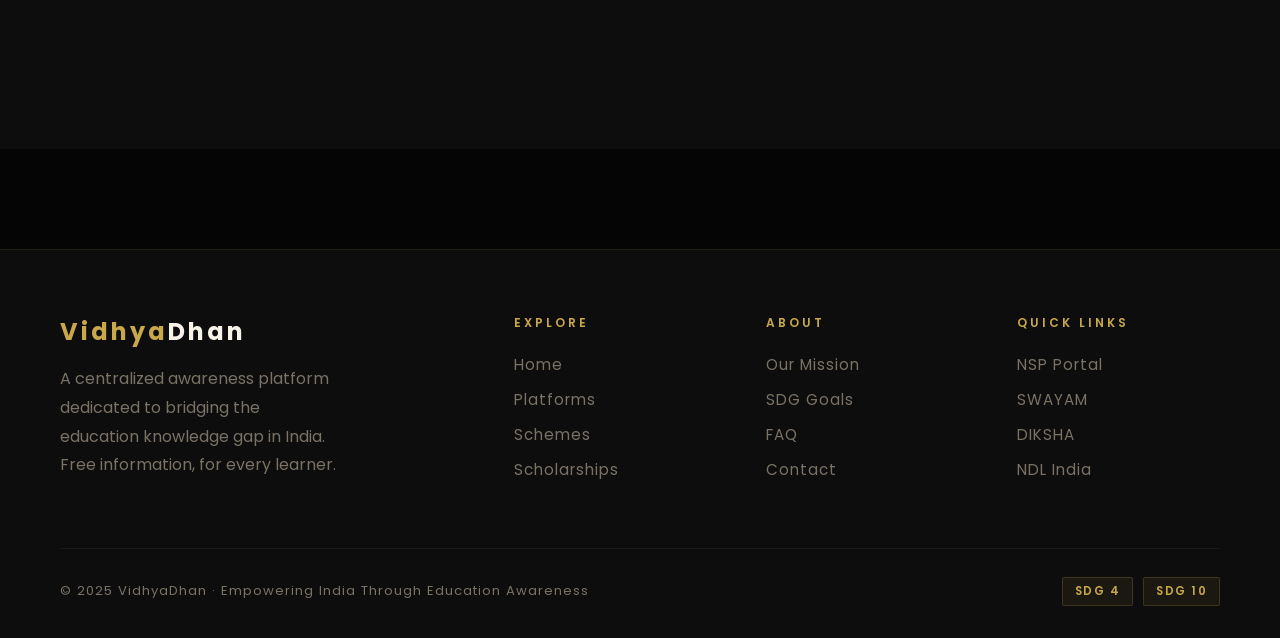
<file: about.html>
<!DOCTYPE html>
<html lang="en">
<head>
<meta charset="UTF-8">
<meta name="viewport" content="width=device-width, initial-scale=1.0">
<meta name="description" content="VidhyaDhan is a free awareness platform connecting Indian students to free education portals, government schemes, and scholarships.">
<meta property="og:title" content="VidhyaDhan — Free Education for Every Indian">
<meta property="og:description" content="Discover free Indian and global education platforms, government schemes, and 100+ scholarships in one place.">
<meta property="og:type" content="website">
<meta name="theme-color" content="#050505">
<title>About — VidhyaDhan</title>
<link rel="stylesheet" href="style.css">
<style>
/* ─── ABOUT-SPECIFIC ─── */
.mission-grid {
  display: grid; grid-template-columns: 1fr 1fr; gap: 80px; align-items: center;
  margin-bottom: 100px;
}
.mission-text h2 { font-size: clamp(2rem, 4vw, 3rem); margin-bottom: 24px; }
.mission-text p { font-size: 1.1rem; color: var(--white-dim); line-height: 1.9; margin-bottom: 18px; }
.mission-pull {
  font-size: clamp(1.3rem, 2.5vw, 1.8rem); color: var(--gold);
  font-style: italic; font-family: 'Poppins', sans-serif; font-weight: 300;
  border-left: 2px solid var(--gold); padding-left: 24px;
  line-height: 1.6; margin: 32px 0;
}
.mission-visual {
  background: var(--black-3); border: 1px solid rgba(201,168,76,0.1);
  border-radius: 6px; padding: 40px; position: relative; overflow: hidden;
}
.mission-visual::after {
  content: '◆'; position: absolute; right: 24px; top: 24px;
  font-size: 6rem; color: rgba(201,168,76,0.04); line-height: 1;
}
.mv-row { display: flex; justify-content: space-between; align-items: center; padding: 18px 0; border-bottom: 1px solid rgba(255,255,255,0.05); }
.mv-row:last-child { border-bottom: none; }
.mv-label { font-family: 'Poppins', sans-serif; font-size: 0.82rem; color: var(--white-faint); letter-spacing: 1.5px; text-transform: uppercase; }
.mv-value { font-family: 'Poppins', sans-serif; font-size: 1.4rem; font-weight: 700; color: var(--gold); }

/* SDG Section */
.sdg-section { background: var(--black-2); padding: 96px 0; margin: 0; }
.sdg-cards { display: grid; grid-template-columns: repeat(3, 1fr); gap: 20px; }
.sdg-card {
  padding: 32px 28px; border-radius: 4px; position: relative; overflow: hidden;
  transition: transform 0.3s;
}
.sdg-card:hover { transform: translateY(-4px); }
.sdg-num { font-family: 'Poppins', sans-serif; font-size: 3.5rem; font-weight: 900; line-height: 1; margin-bottom: 12px; opacity: 0.15; position: absolute; top: 16px; right: 20px; }
.sdg-card h3 { font-family: 'Poppins', sans-serif; font-size: 1rem; font-weight: 700; letter-spacing: 1px; margin-bottom: 12px; position: relative; z-index: 1; }
.sdg-card p { font-size: 0.95rem; color: var(--white-faint); line-height: 1.7; position: relative; z-index: 1; }

/* Values */
.values-grid { display: grid; grid-template-columns: repeat(3, 1fr); gap: 20px; }
.value-card { text-align: center; padding: 40px 28px; }
.value-icon { font-size: 2.8rem; margin-bottom: 20px; display: block; }
.value-card h3 { font-family: 'Poppins', sans-serif; font-size: 1.1rem; font-weight: 700; letter-spacing: 1px; color: var(--white); margin-bottom: 12px; }
.value-card p { font-size: 0.97rem; color: var(--white-faint); line-height: 1.8; }

/* FAQ */
.faq-wrap { max-width: 780px; margin: 0 auto; }

/* Contact */
.contact-grid { display: grid; grid-template-columns: 1fr 1fr; gap: 40px; align-items: start; }
.contact-form input, .contact-form textarea, .contact-form select {
  width: 100%; padding: 14px 18px; margin-bottom: 14px;
  background: var(--black-4); border: 1px solid rgba(201,168,76,0.15);
  color: var(--white); font-family: 'Poppins', sans-serif; font-size: 1rem;
  border-radius: 3px; outline: none; transition: border-color 0.3s;
}
.contact-form input:focus, .contact-form textarea:focus { border-color: var(--gold); }
.contact-form textarea { height: 120px; resize: vertical; }
.contact-form input::placeholder, .contact-form textarea::placeholder { color: var(--white-faint); }
.contact-info-item { display: flex; gap: 16px; align-items: flex-start; margin-bottom: 28px; }
.ci-icon { font-size: 1.5rem; flex-shrink: 0; margin-top: 2px; }
.ci-label { font-family: 'Poppins', sans-serif; font-size: 0.75rem; color: var(--gold); letter-spacing: 2px; text-transform: uppercase; margin-bottom: 4px; }
.ci-value { font-size: 1.05rem; color: var(--white-dim); line-height: 1.6; }

@media (max-width: 900px) {
  .mission-grid, .contact-grid { grid-template-columns: 1fr; gap: 40px; }
  .sdg-cards { grid-template-columns: 1fr 1fr; }
  .values-grid { grid-template-columns: 1fr; }
}
@media (max-width: 580px) {
  .sdg-cards { grid-template-columns: 1fr; }
}
</style>
</head>
<body>
<nav>
  <a href="index.html" class="nav-logo">Vidhya<span>Dhan</span></a>
  <ul class="nav-links">
    <li><a href="index.html">Home</a></li>
    <li><a href="dashboard.html">Dashboard</a></li>
    <li><a href="platforms.html">Platforms</a></li>
    <li><a href="schemes.html">Schemes</a></li>
    <li><a href="scholarships.html">Scholarships</a></li>
    <li><a href="about.html" class="active">About</a></li>
    <li><a href="scholarships.html" class="nav-cta">Apply Now</a></li>
  </ul>
  <div class="nav-toggle"><span></span><span></span><span></span></div>
</nav>

<div class="page-hero">
  <div class="page-hero-bg"></div>
  <div class="page-hero-lines"></div>
  <span class="section-eyebrow" style="position:relative;z-index:1">Our Story</span>
  <h1 class="page-hero-title">About <span class="gold">VidhyaDhan</span></h1>
  <p class="page-hero-sub">We are not another education platform. We are a bridge — connecting every deserving Indian student to the free resources that are rightfully theirs.</p>
</div>

<section id="mission">
  <div class="mission-grid">
    <div class="mission-text reveal">
      <span class="section-eyebrow">Our Mission</span>
      <h2>Awareness is the <span style="color:var(--gold)">First Step</span> to Education</h2>
      <p>India has built one of the world's most ambitious educational ecosystems — SWAYAM, DIKSHA, NPTEL, the National Scholarship Portal, PM KVY, and dozens more. Yet millions of students who need these resources the most have never heard of them.</p>
      <div class="mission-pull">"The greatest injustice is not the absence of opportunity — it is the unawareness of it."</div>
      <p>VidhyaDhan (विद्याधन) — meaning <em>Wealth of Knowledge</em> — was created to solve this single, devastating problem. We aggregate information about every major free education platform, government scheme, and scholarship portal in one place, presented in a clear, accessible, and beautiful format.</p>
      <p>This is a <strong style="color:var(--white)">zero-cost, zero-profit awareness initiative</strong> aligned with India's commitment to SDG Goal 4: Quality Education for All.</p>
    </div>
    <div class="mission-visual reveal" data-delay="150">
      <h4 style="font-family:'Poppins',sans-serif;font-size:0.78rem;letter-spacing:2.5px;color:var(--gold);text-transform:uppercase;margin-bottom:24px">Impact by Numbers</h4>
      <div class="mv-row">
        <span class="mv-label">Free Platforms Catalogued</span>
        <span class="mv-value">15+</span>
      </div>
      <div class="mv-row">
        <span class="mv-label">Government Schemes Listed</span>
        <span class="mv-value">20+</span>
      </div>
      <div class="mv-row">
        <span class="mv-label">Scholarships Documented</span>
        <span class="mv-value">100+</span>
      </div>
      <div class="mv-row">
        <span class="mv-label">Languages Platforms Serve</span>
        <span class="mv-value">30+</span>
      </div>
      <div class="mv-row">
        <span class="mv-label">SWAYAM Learners Enrolled</span>
        <span class="mv-value">3 Cr+</span>
      </div>
      <div class="mv-row">
        <span class="mv-label">Annual NSP Scholarship Beneficiaries</span>
        <span class="mv-value">1.5 Cr</span>
      </div>
    </div>
  </div>

  <!-- Values -->
  <div class="section-header reveal">
    <span class="section-eyebrow">What We Stand For</span>
    <h2 class="section-title">Our <span class="gold">Core Values</span></h2>
  </div>
  <div class="values-grid">
    <div class="card value-card reveal">
      <span class="value-icon">🕯️</span>
      <h3>Awareness First</h3>
      <p>Before access, there must be awareness. We believe that simply knowing a resource exists can change the trajectory of a student's life.</p>
    </div>
    <div class="card value-card reveal" data-delay="100">
      <span class="value-icon">⚖️</span>
      <h3>Radical Inclusivity</h3>
      <p>Our platform is for every Indian — rural, urban, rural, first-generation learner, or seasoned student. Education has no prerequisites.</p>
    </div>
    <div class="card value-card reveal" data-delay="200">
      <span class="value-icon">🌱</span>
      <h3>Truth & Accuracy</h3>
      <p>Every platform, scheme, and scholarship listed here is real, government-verified, and currently active. We update information regularly.</p>
    </div>
  </div>
</section>

<!-- SDG SECTION -->
<div class="sdg-section" id="sdg">
  <div style="max-width:1280px;margin:0 auto;padding:0 60px;">
    <div class="section-header reveal">
      <span class="section-eyebrow">United Nations Goals</span>
      <h2 class="section-title">SDG <span class="gold">Alignment</span></h2>
      <p class="section-subtitle">VidhyaDhan directly contributes to multiple Sustainable Development Goals set by the United Nations for 2030.</p>
      <div class="gold-divider"><span class="gold-divider-icon">◆</span></div>
    </div>
    <div class="sdg-cards">
      <div class="card sdg-card reveal" style="border-color:rgba(232,160,36,0.2)">
        <div class="sdg-num" style="color:#e8a024">4.1</div>
        <span class="badge badge-gold" style="margin-bottom:14px">SDG 4.1</span>
        <h3 style="color:#e8c97a">Free & Equitable Education</h3>
        <p>Ensure all girls and boys complete free, equitable, and quality primary and secondary education leading to relevant learning outcomes.</p>
      </div>
      <div class="card sdg-card reveal" data-delay="80" style="border-color:rgba(39,174,96,0.2)">
        <div class="sdg-num" style="color:#27ae60">4.3</div>
        <span class="badge badge-emerald" style="margin-bottom:14px">SDG 4.3</span>
        <h3 style="color:#27ae60">Access to Higher Education</h3>
        <p>Ensure equal access for all women and men to affordable and quality technical, vocational, and higher education including university.</p>
      </div>
      <div class="card sdg-card reveal" data-delay="160" style="border-color:rgba(46,134,193,0.2)">
        <div class="sdg-num" style="color:#2e86c1">4.4</div>
        <span class="badge badge-sapphire" style="margin-bottom:14px">SDG 4.4</span>
        <h3 style="color:#2e86c1">Skills for Employment</h3>
        <p>Substantially increase the number of youth and adults who have relevant technical and vocational skills for employment and entrepreneurship.</p>
      </div>
      <div class="card sdg-card reveal" style="border-color:rgba(155,89,182,0.2)">
        <div class="sdg-num" style="color:#9b59b6">4.5</div>
        <span class="badge" style="background:rgba(155,89,182,0.1);color:#9b59b6;border-color:rgba(155,89,182,0.25);margin-bottom:14px">SDG 4.5</span>
        <h3 style="color:#9b59b6">Gender Equality in Education</h3>
        <p>Eliminate gender disparities in education and ensure equal access to all levels of education for the vulnerable, including persons with disabilities.</p>
      </div>
      <div class="card sdg-card reveal" data-delay="80" style="border-color:rgba(231,76,60,0.2)">
        <div class="sdg-num" style="color:#e74c3c">4.6</div>
        <span class="badge badge-crimson" style="margin-bottom:14px">SDG 4.6</span>
        <h3 style="color:#e74c3c">Literacy & Numeracy</h3>
        <p>Ensure that all youth and a substantial proportion of adults, both men and women, achieve literacy and numeracy by 2030.</p>
      </div>
      <div class="card sdg-card reveal" data-delay="160" style="border-color:rgba(201,168,76,0.2)">
        <div class="sdg-num" style="color:var(--gold)">10</div>
        <span class="badge badge-gold" style="margin-bottom:14px">SDG 10</span>
        <h3 style="color:var(--gold)">Reduced Inequalities</h3>
        <p>Reduce inequality within and among countries by bridging the digital divide and ensuring equal access to educational resources regardless of background.</p>
      </div>
    </div>
  </div>
</div>

<!-- FAQ -->
<section>
  <div class="section-header reveal">
    <span class="section-eyebrow">Questions & Answers</span>
    <h2 class="section-title">Frequently Asked <span class="gold">Questions</span></h2>
  </div>
  <div class="faq-wrap">
    <div class="accordion-item reveal">
      <div class="accordion-header">
        <h4>Is VidhyaDhan affiliated with the Government of India?</h4>
        <span class="accordion-icon">+</span>
      </div>
      <div class="accordion-body"><div class="accordion-body-inner">
        VidhyaDhan is an independent awareness initiative and is not officially affiliated with the Government of India. However, all information listed on this platform is sourced directly from official government portals (swayam.gov.in, diksha.gov.in, scholarships.gov.in, etc.) and is updated regularly for accuracy.
      </div></div>
    </div>
    <div class="accordion-item reveal">
      <div class="accordion-header">
        <h4>Are the courses and scholarships really free?</h4>
        <span class="accordion-icon">+</span>
      </div>
      <div class="accordion-body"><div class="accordion-body-inner">
        Yes. Every platform and scheme listed on VidhyaDhan offers free access to learning content. Some platforms (like SWAYAM and NPTEL) offer optional paid certification exams, but the course content itself is completely free. Scholarships listed are real government schemes with verified disbursements.
      </div></div>
    </div>
    <div class="accordion-item reveal">
      <div class="accordion-header">
        <h4>Do I need a smartphone or computer to access these platforms?</h4>
        <span class="accordion-icon">+</span>
      </div>
      <div class="accordion-body"><div class="accordion-body-inner">
        Not necessarily. PM e-VIDYA offers education through 34 DTH TV channels and radio — no internet or device required. DIKSHA has an offline mode. For students with smartphones, most platforms have dedicated apps with low-data or offline modes. We recommend DIKSHA and SWAYAM apps for mobile learners.
      </div></div>
    </div>
    <div class="accordion-item reveal">
      <div class="accordion-header">
        <h4>How do I apply for multiple scholarships at once?</h4>
        <span class="accordion-icon">+</span>
      </div>
      <div class="accordion-body"><div class="accordion-body-inner">
        The National Scholarship Portal (scholarships.gov.in) is a single-window system. After registering once with your Aadhaar, you can apply to all eligible central government scholarships simultaneously. The system automatically matches you with schemes based on your profile. There is no limit on how many schemes you can apply to.
      </div></div>
    </div>
    <div class="accordion-item reveal">
      <div class="accordion-header">
        <h4>What documents are typically required for scholarships?</h4>
        <span class="accordion-icon">+</span>
      </div>
      <div class="accordion-body"><div class="accordion-body-inner">
        Most scholarships require: Aadhaar Card, Class 10/12 marksheets, Bank account details (in student's name), Income certificate from a government authority, Caste certificate (if applicable), Admission letter or fee receipt from the institution, and a recent passport-size photograph. Prepare these documents before the deadline to avoid last-minute issues.
      </div></div>
    </div>
    <div class="accordion-item reveal">
      <div class="accordion-header">
        <h4>Can I share VidhyaDhan with students in my village or community?</h4>
        <span class="accordion-icon">+</span>
      </div>
      <div class="accordion-body"><div class="accordion-body-inner">
        Absolutely — and we encourage it! VidhyaDhan was built precisely for this purpose. Please share this website with teachers, parents, NGOs, gram panchayats, and any student who could benefit. Print pages if needed, share links, or simply walk through it with someone who needs it. Every share potentially unlocks a future.
      </div></div>
    </div>
  </div>
</section>

<!-- CONTACT -->
<section style="background:var(--black-2);max-width:none;padding-left:0;padding-right:0;">
  <div style="max-width:1280px;margin:0 auto;padding:96px 60px;">
    <div class="section-header reveal">
      <span class="section-eyebrow">Get in Touch</span>
      <h2 class="section-title">Contact <span class="gold">Us</span></h2>
      <p class="section-subtitle">Have information to contribute, a correction to suggest, or want to collaborate? We'd love to hear from you.</p>
    </div>
    <div class="contact-grid">
      <div class="reveal">
        <div class="contact-info-item">
          <span class="ci-icon">📍</span>
          <div>
            <div class="ci-label">Based In</div>
            <div class="ci-value">Pimpri-Chinchwad, Maharashtra, India</div>
          </div>
        </div>
        <div class="contact-info-item">
          <span class="ci-icon">🎯</span>
          <div>
            <div class="ci-label">Mission</div>
            <div class="ci-value">Bridge the education awareness gap for every Indian student, especially those from rural and marginalized communities.</div>
          </div>
        </div>
        <div class="contact-info-item">
          <span class="ci-icon">🤝</span>
          <div>
            <div class="ci-label">Collaborate</div>
            <div class="ci-value">NGOs, teachers, community leaders, and educational institutions are welcome to partner with us for awareness drives.</div>
          </div>
        </div>
        <div class="contact-info-item">
          <span class="ci-icon">🌐</span>
          <div>
            <div class="ci-label">SDG Initiative</div>
            <div class="ci-value">Aligned with UN Sustainable Development Goal 4 — Quality Education for All by 2030.</div>
          </div>
        </div>
      </div>
      <div class="reveal" data-delay="150">
        <div class="contact-form">
          <input type="text" placeholder="Your Full Name">
          <input type="email" placeholder="Email Address">
          <select style="color:var(--white-faint)">
            <option value="" disabled selected>Purpose of Inquiry</option>
            <option>Report a broken/outdated link</option>
            <option>Suggest a new platform/scheme</option>
            <option>Partnership / Collaboration</option>
            <option>General Feedback</option>
            <option>Other</option>
          </select>
          <textarea placeholder="Your message…"></textarea>
          <button class="btn btn-gold" style="width:100%;justify-content:center" onclick="alert('Thank you! Your message has been received. We will respond within 48 hours.')">Send Message ›</button>
        </div>
      </div>
    </div>
  </div>
</section>

<footer>
  <div class="footer-grid">
    <div class="footer-brand">
      <span class="footer-logo">Vidhya<span>Dhan</span></span>
      <p class="footer-desc">A centralized awareness platform dedicated to bridging the education knowledge gap in India. Free information, for every learner.</p>
    </div>
    <div class="footer-col"><h5>Explore</h5><ul>
      <li><a href="index.html">Home</a></li>
      <li><a href="platforms.html">Platforms</a></li>
      <li><a href="schemes.html">Schemes</a></li>
      <li><a href="scholarships.html">Scholarships</a></li>
    </ul></div>
    <div class="footer-col"><h5>About</h5><ul>
      <li><a href="#mission">Our Mission</a></li>
      <li><a href="#sdg">SDG Goals</a></li>
      <li><a href="#">FAQ</a></li>
      <li><a href="#">Contact</a></li>
    </ul></div>
    <div class="footer-col"><h5>Quick Links</h5><ul>
      <li><a href="https://scholarships.gov.in" target="_blank">NSP Portal</a></li>
      <li><a href="https://swayam.gov.in" target="_blank">SWAYAM</a></li>
      <li><a href="https://diksha.gov.in" target="_blank">DIKSHA</a></li>
      <li><a href="https://ndl.gov.in" target="_blank">NDL India</a></li>
    </ul></div>
  </div>
  <div class="footer-bottom">
    <p class="footer-copy">© 2025 VidhyaDhan · Empowering India Through Education Awareness</p>
    <div class="footer-sdg">
      <span class="sdg-badge">SDG 4</span>
      <span class="sdg-badge">SDG 10</span>
    </div>
  </div>
</footer>
<script src="main.js"></script>
</body>
</html>
</file>
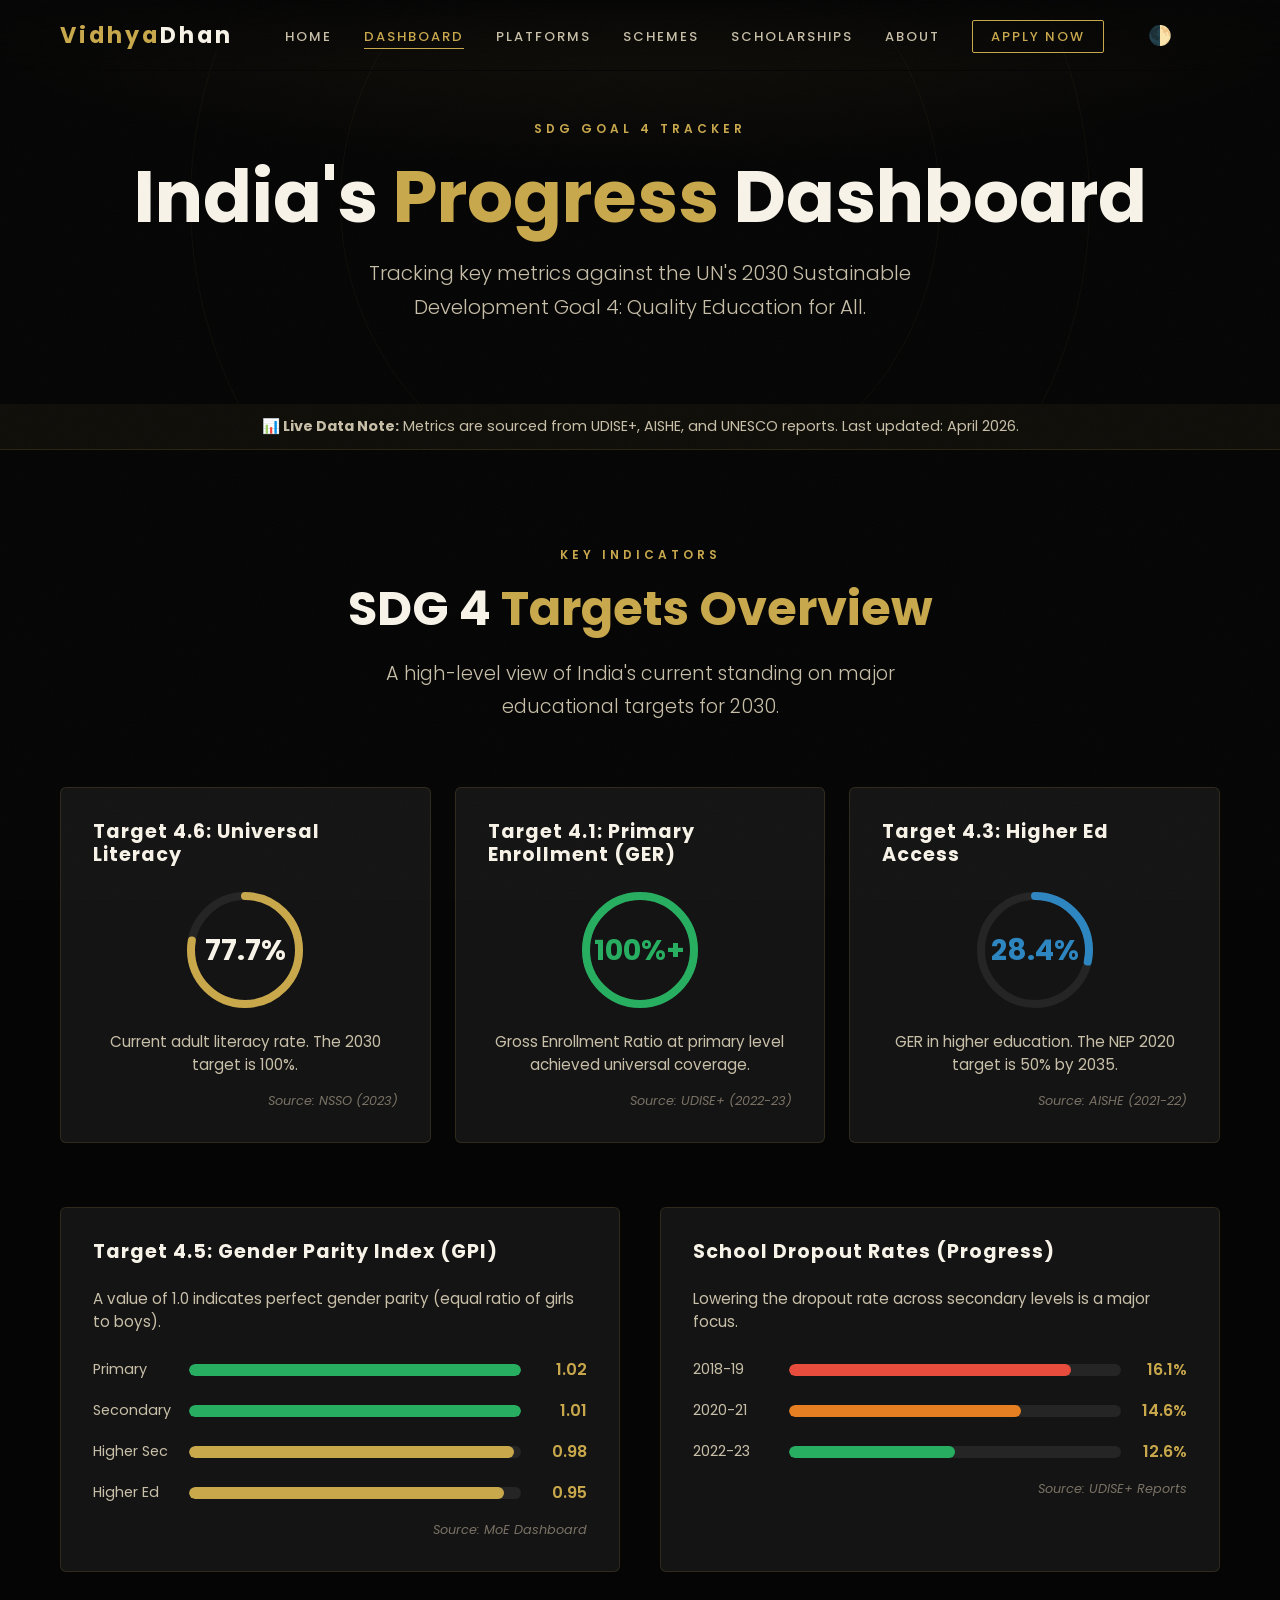
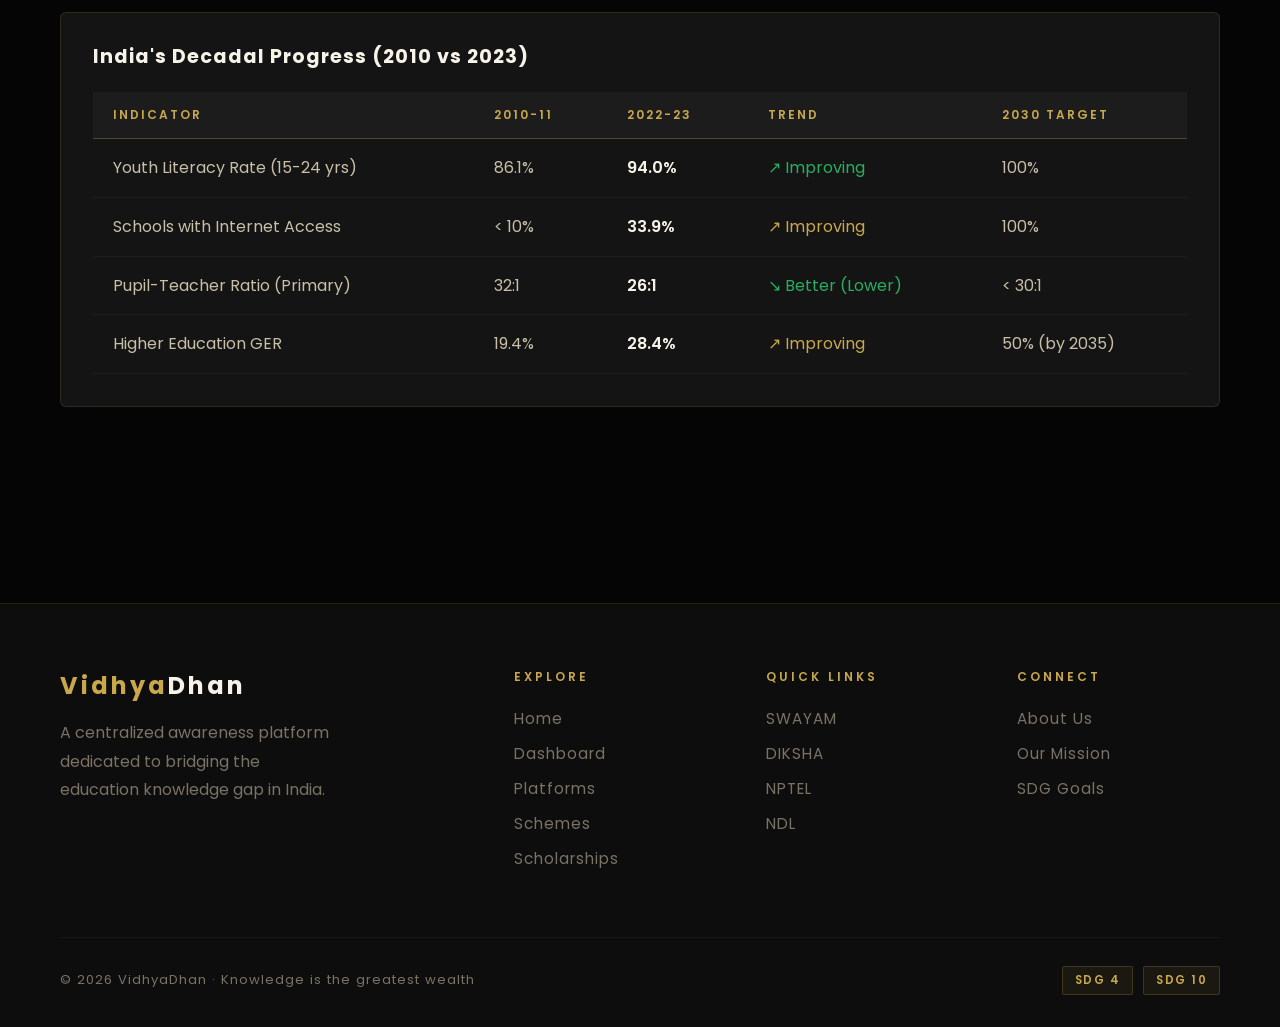
<file: dashboard.html>
<!DOCTYPE html>
<html lang="en">
<head>
<meta charset="UTF-8">
<meta name="viewport" content="width=device-width, initial-scale=1.0">
<meta name="description" content="VidhyaDhan is a free awareness platform connecting Indian students to free education portals, government schemes, and scholarships.">
<meta property="og:title" content="VidhyaDhan — Free Education for Every Indian">
<meta property="og:description" content="Discover free Indian and global education platforms, government schemes, and 100+ scholarships in one place.">
<meta property="og:type" content="website">
<meta name="theme-color" content="#050505">
<title>SDG Progress Dashboard — VidhyaDhan</title>
<link rel="stylesheet" href="style.css">
<style>
/* Dashboard specific styles */
.dashboard-grid {
  display: grid;
  grid-template-columns: repeat(auto-fit, minmax(300px, 1fr));
  gap: 24px;
  margin-bottom: 64px;
}
.dash-card {
  background: var(--black-3);
  border: 1px solid rgba(201,168,76,0.15);
  border-radius: 6px;
  padding: 32px;
}
.dash-card h3 {
  font-family: 'Poppins', sans-serif;
  font-size: 1.2rem;
  color: var(--white);
  margin-bottom: 24px;
  letter-spacing: 1px;
}
/* Progress Ring */
.progress-ring {
  position: relative;
  width: 120px;
  height: 120px;
  margin: 0 auto 20px;
}
.progress-ring svg {
  transform: rotate(-90deg);
  width: 100%;
  height: 100%;
}
.progress-ring circle {
  fill: none;
  stroke-width: 8;
  stroke-linecap: round;
}
.progress-ring .bg {
  stroke: var(--black-5);
}
.progress-ring .progress {
  stroke: var(--gold);
  stroke-dasharray: 339.292; /* 2 * pi * 54 */
  stroke-dashoffset: 339.292;
  transition: stroke-dashoffset 1.5s ease-in-out;
}
.progress-ring .progress.emerald { stroke: var(--emerald-l); }
.progress-ring .progress.sapphire { stroke: var(--sapphire-l); }
.progress-ring-text {
  position: absolute;
  top: 50%;
  left: 50%;
  transform: translate(-50%, -50%);
  font-family: 'Poppins', sans-serif;
  font-size: 1.8rem;
  font-weight: 700;
  color: var(--white);
}

/* Bar Chart */
.bar-chart {
  display: flex;
  flex-direction: column;
  gap: 16px;
}
.bar-row {
  display: flex;
  align-items: center;
  gap: 16px;
}
.bar-label {
  width: 80px;
  font-family: 'Poppins', sans-serif;
  font-size: 0.9rem;
  color: var(--white-dim);
}
.bar-track {
  flex: 1;
  height: 12px;
  background: var(--black-5);
  border-radius: 6px;
  overflow: hidden;
}
.bar-fill {
  height: 100%;
  background: var(--gold);
  border-radius: 6px;
  width: 0;
  transition: width 1.5s ease;
}
.bar-value {
  width: 50px;
  text-align: right;
  font-family: 'Poppins', sans-serif;
  font-weight: 600;
  color: var(--gold);
}

.data-source {
  font-size: 0.8rem;
  color: var(--white-faint);
  text-align: right;
  margin-top: 16px;
  font-style: italic;
}
</style>
</head>
<body>
<nav>
  <a href="index.html" class="nav-logo">Vidhya<span>Dhan</span></a>
  <ul class="nav-links">
    <li><a href="index.html">Home</a></li>
    <li><a href="dashboard.html" class="active">Dashboard</a></li>
    <li><a href="platforms.html">Platforms</a></li>
    <li><a href="schemes.html">Schemes</a></li>
    <li><a href="scholarships.html">Scholarships</a></li>
    <li><a href="about.html">About</a></li>
    <li><a href="scholarships.html" class="nav-cta">Apply Now</a></li>
  </ul>
  <div class="nav-toggle"><span></span><span></span><span></span></div>
</nav>

<div class="page-hero">
  <div class="page-hero-bg"></div>
  <div class="page-hero-lines"></div>
  <span class="section-eyebrow" style="position:relative;z-index:1">SDG Goal 4 Tracker</span>
  <h1 class="page-hero-title">India's <span class="gold">Progress</span> Dashboard</h1>
  <p class="page-hero-sub">Tracking key metrics against the UN's 2030 Sustainable Development Goal 4: Quality Education for All.</p>
</div>

<div style="background: rgba(201,168,76,0.05); border-bottom: 1px solid rgba(201,168,76,0.15); padding: 12px 60px; text-align: center; font-size: 0.9rem; color: var(--white-dim);">
  <strong>📊 Live Data Note:</strong> Metrics are sourced from UDISE+, AISHE, and UNESCO reports. Last updated: April 2026.
</div>

<section>
  <div class="section-header reveal">
    <span class="section-eyebrow">Key Indicators</span>
    <h2 class="section-title">SDG 4 <span class="gold">Targets Overview</span></h2>
    <p class="section-subtitle">A high-level view of India's current standing on major educational targets for 2030.</p>
  </div>

  <div class="dashboard-grid reveal">
    <!-- Literacy Rate -->
    <div class="dash-card">
      <h3>Target 4.6: Universal Literacy</h3>
      <div class="progress-ring" data-percent="77.7">
        <svg viewBox="0 0 120 120">
          <circle class="bg" cx="60" cy="60" r="54"></circle>
          <circle class="progress" cx="60" cy="60" r="54"></circle>
        </svg>
        <div class="progress-ring-text">77.7%</div>
      </div>
      <p style="text-align:center; color:var(--white-dim); font-size:0.95rem; margin-bottom:16px;">Current adult literacy rate. The 2030 target is 100%.</p>
      <div class="data-source">Source: NSSO (2023)</div>
    </div>

    <!-- Primary Enrollment -->
    <div class="dash-card">
      <h3>Target 4.1: Primary Enrollment (GER)</h3>
      <div class="progress-ring" data-percent="100.1">
        <svg viewBox="0 0 120 120">
          <circle class="bg" cx="60" cy="60" r="54"></circle>
          <circle class="progress emerald" cx="60" cy="60" r="54" style="stroke-dasharray: 339.292; stroke-dashoffset: 0;"></circle>
        </svg>
        <div class="progress-ring-text" style="color:var(--emerald-l)">100%+</div>
      </div>
      <p style="text-align:center; color:var(--white-dim); font-size:0.95rem; margin-bottom:16px;">Gross Enrollment Ratio at primary level achieved universal coverage.</p>
      <div class="data-source">Source: UDISE+ (2022-23)</div>
    </div>

    <!-- Higher Education -->
    <div class="dash-card">
      <h3>Target 4.3: Higher Ed Access</h3>
      <div class="progress-ring" data-percent="28.4">
        <svg viewBox="0 0 120 120">
          <circle class="bg" cx="60" cy="60" r="54"></circle>
          <circle class="progress sapphire" cx="60" cy="60" r="54"></circle>
        </svg>
        <div class="progress-ring-text" style="color:var(--sapphire-l)">28.4%</div>
      </div>
      <p style="text-align:center; color:var(--white-dim); font-size:0.95rem; margin-bottom:16px;">GER in higher education. The NEP 2020 target is 50% by 2035.</p>
      <div class="data-source">Source: AISHE (2021-22)</div>
    </div>
  </div>

  <div class="grid-2 reveal" style="gap: 40px; margin-top: 64px;">
    
    <!-- Gender Parity Chart -->
    <div class="dash-card">
      <h3>Target 4.5: Gender Parity Index (GPI)</h3>
      <p style="color:var(--white-dim); margin-bottom: 24px; font-size:0.95rem;">A value of 1.0 indicates perfect gender parity (equal ratio of girls to boys).</p>
      
      <div class="bar-chart">
        <div class="bar-row">
          <div class="bar-label">Primary</div>
          <div class="bar-track"><div class="bar-fill emerald" data-width="100" style="background:var(--emerald-l)"></div></div>
          <div class="bar-value">1.02</div>
        </div>
        <div class="bar-row">
          <div class="bar-label">Secondary</div>
          <div class="bar-track"><div class="bar-fill emerald" data-width="100" style="background:var(--emerald-l)"></div></div>
          <div class="bar-value">1.01</div>
        </div>
        <div class="bar-row">
          <div class="bar-label">Higher Sec</div>
          <div class="bar-track"><div class="bar-fill" data-width="98"></div></div>
          <div class="bar-value">0.98</div>
        </div>
        <div class="bar-row">
          <div class="bar-label">Higher Ed</div>
          <div class="bar-track"><div class="bar-fill" data-width="95"></div></div>
          <div class="bar-value">0.95</div>
        </div>
      </div>
      <div class="data-source">Source: MoE Dashboard</div>
    </div>

    <!-- Dropout Rates -->
    <div class="dash-card">
      <h3>School Dropout Rates (Progress)</h3>
      <p style="color:var(--white-dim); margin-bottom: 24px; font-size:0.95rem;">Lowering the dropout rate across secondary levels is a major focus.</p>
      
      <div class="bar-chart">
        <div class="bar-row">
          <div class="bar-label">2018-19</div>
          <div class="bar-track"><div class="bar-fill" data-width="85" style="background:#E74C3C"></div></div>
          <div class="bar-value">16.1%</div>
        </div>
        <div class="bar-row">
          <div class="bar-label">2020-21</div>
          <div class="bar-track"><div class="bar-fill" data-width="70" style="background:#e67e22"></div></div>
          <div class="bar-value">14.6%</div>
        </div>
        <div class="bar-row">
          <div class="bar-label">2022-23</div>
          <div class="bar-track"><div class="bar-fill emerald" data-width="50" style="background:var(--emerald-l)"></div></div>
          <div class="bar-value">12.6%</div>
        </div>
      </div>
      <div class="data-source">Source: UDISE+ Reports</div>
    </div>

  </div>

  <!-- SDG 4 Table -->
  <div class="dash-card reveal" style="margin-top: 40px;">
    <h3>India's Decadal Progress (2010 vs 2023)</h3>
    <table class="data-table">
      <thead>
        <tr>
          <th>Indicator</th>
          <th>2010-11</th>
          <th>2022-23</th>
          <th>Trend</th>
          <th>2030 Target</th>
        </tr>
      </thead>
      <tbody>
        <tr>
          <td>Youth Literacy Rate (15-24 yrs)</td>
          <td>86.1%</td>
          <td><strong>94.0%</strong></td>
          <td style="color:var(--emerald-l)">↗ Improving</td>
          <td>100%</td>
        </tr>
        <tr>
          <td>Schools with Internet Access</td>
          <td>< 10%</td>
          <td><strong>33.9%</strong></td>
          <td style="color:var(--gold)">↗ Improving</td>
          <td>100%</td>
        </tr>
        <tr>
          <td>Pupil-Teacher Ratio (Primary)</td>
          <td>32:1</td>
          <td><strong>26:1</strong></td>
          <td style="color:var(--emerald-l)">↘ Better (Lower)</td>
          <td>< 30:1</td>
        </tr>
        <tr>
          <td>Higher Education GER</td>
          <td>19.4%</td>
          <td><strong>28.4%</strong></td>
          <td style="color:var(--gold)">↗ Improving</td>
          <td>50% (by 2035)</td>
        </tr>
      </tbody>
    </table>
  </div>
</section>

<footer>
  <div class="footer-grid">
    <div class="footer-brand">
      <span class="footer-logo">Vidhya<span>Dhan</span></span>
      <p class="footer-desc">A centralized awareness platform dedicated to bridging the education knowledge gap in India.</p>
    </div>
    <div class="footer-col"><h5>Explore</h5><ul>
      <li><a href="index.html">Home</a></li>
      <li><a href="dashboard.html">Dashboard</a></li>
      <li><a href="platforms.html">Platforms</a></li>
      <li><a href="schemes.html">Schemes</a></li>
      <li><a href="scholarships.html">Scholarships</a></li>
    </ul></div>
    <div class="footer-col"><h5>Quick Links</h5><ul>
      <li><a href="https://swayam.gov.in" target="_blank">SWAYAM</a></li>
      <li><a href="https://diksha.gov.in" target="_blank">DIKSHA</a></li>
      <li><a href="https://nptel.ac.in" target="_blank">NPTEL</a></li>
      <li><a href="https://ndl.gov.in" target="_blank">NDL</a></li>
    </ul></div>
    <div class="footer-col"><h5>Connect</h5><ul>
      <li><a href="about.html">About Us</a></li>
      <li><a href="about.html#mission">Our Mission</a></li>
      <li><a href="about.html#sdg">SDG Goals</a></li>
    </ul></div>
  </div>
  <div class="footer-bottom">
    <p class="footer-copy">© 2026 VidhyaDhan · Knowledge is the greatest wealth</p>
    <div class="footer-sdg"><span class="sdg-badge">SDG 4</span><span class="sdg-badge">SDG 10</span></div>
  </div>
</footer>
<script src="main.js"></script>
<script>
  // Animate progress rings and bars
  document.addEventListener('DOMContentLoaded', () => {
    setTimeout(() => {
      document.querySelectorAll('.progress-ring').forEach(ring => {
        const percent = parseFloat(ring.dataset.percent);
        if(percent && percent <= 100) {
          const circle = ring.querySelector('.progress');
          const circumference = 339.292; // 2 * pi * 54
          const offset = circumference - (percent / 100) * circumference;
          circle.style.strokeDashoffset = offset;
        }
      });

      document.querySelectorAll('.bar-fill').forEach(bar => {
        bar.style.width = bar.dataset.width + '%';
      });
    }, 500);
  });
</script>
</body>
</html>
</file>
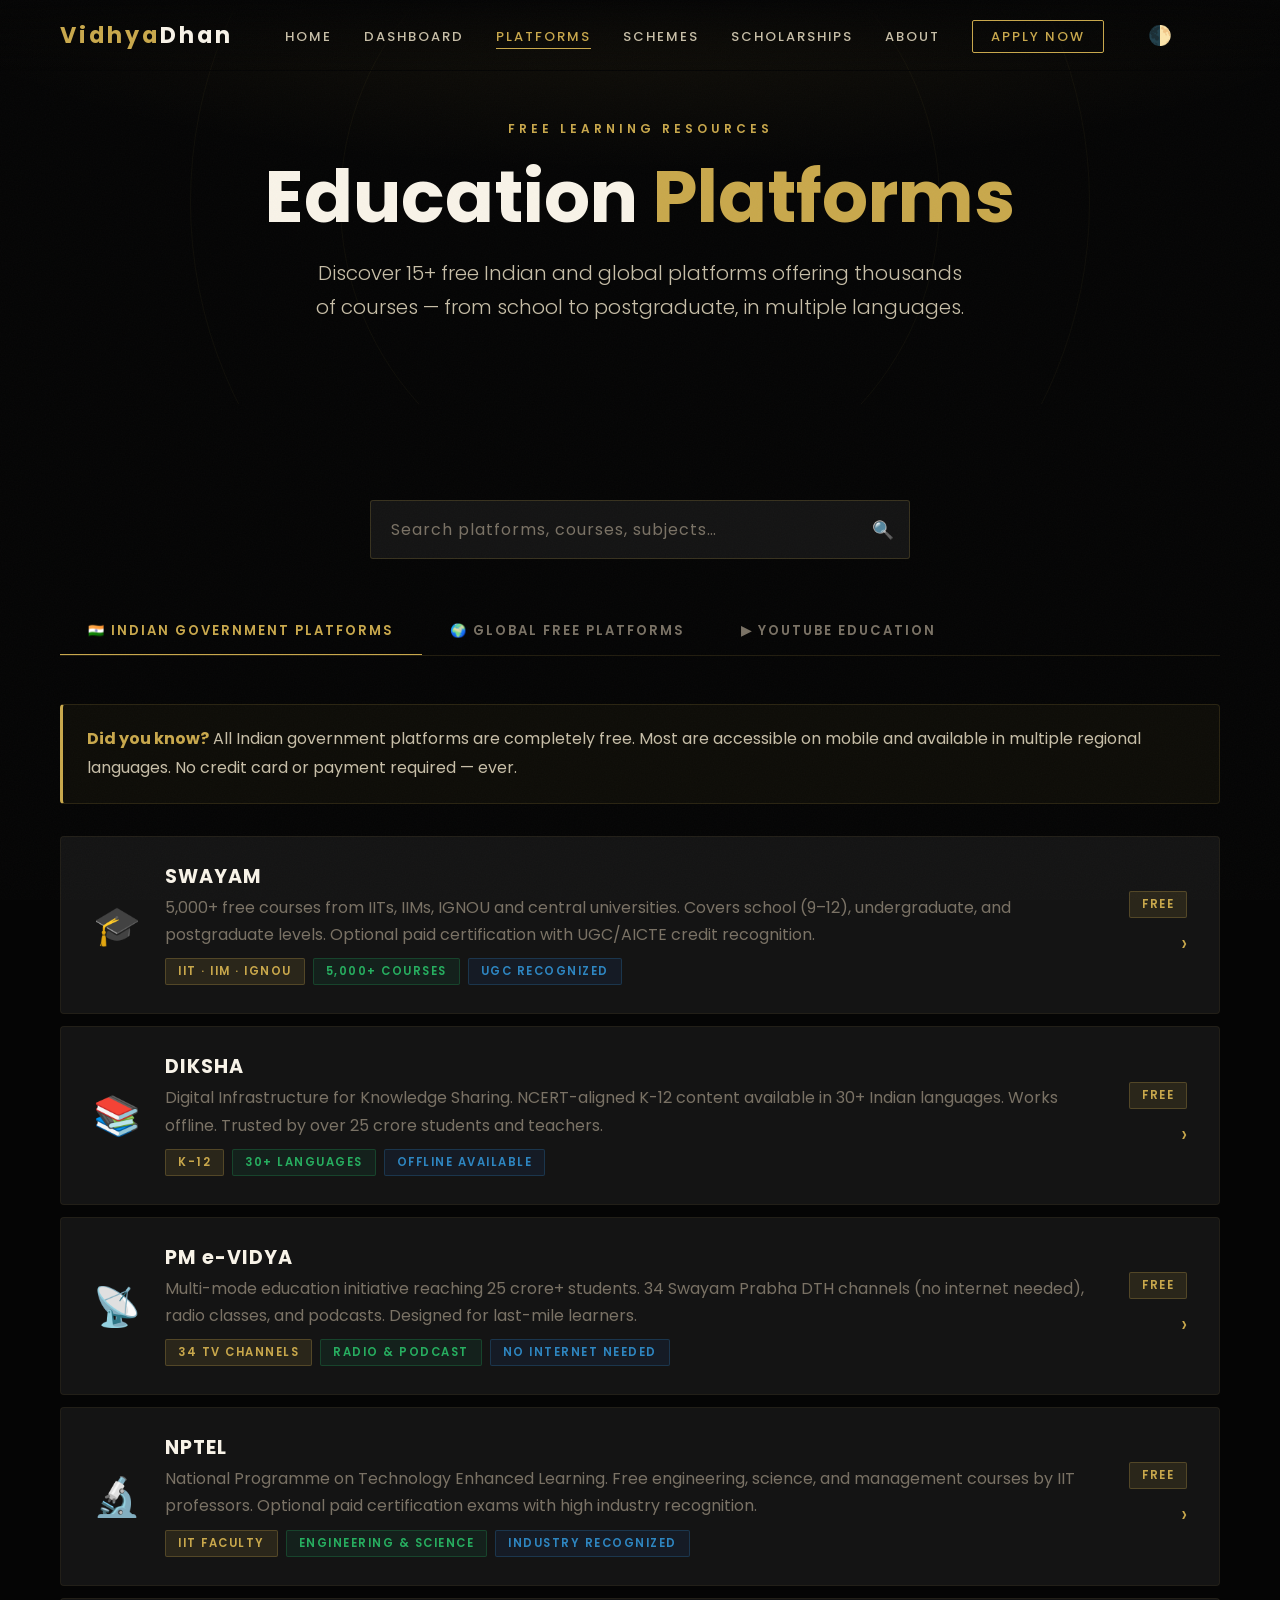
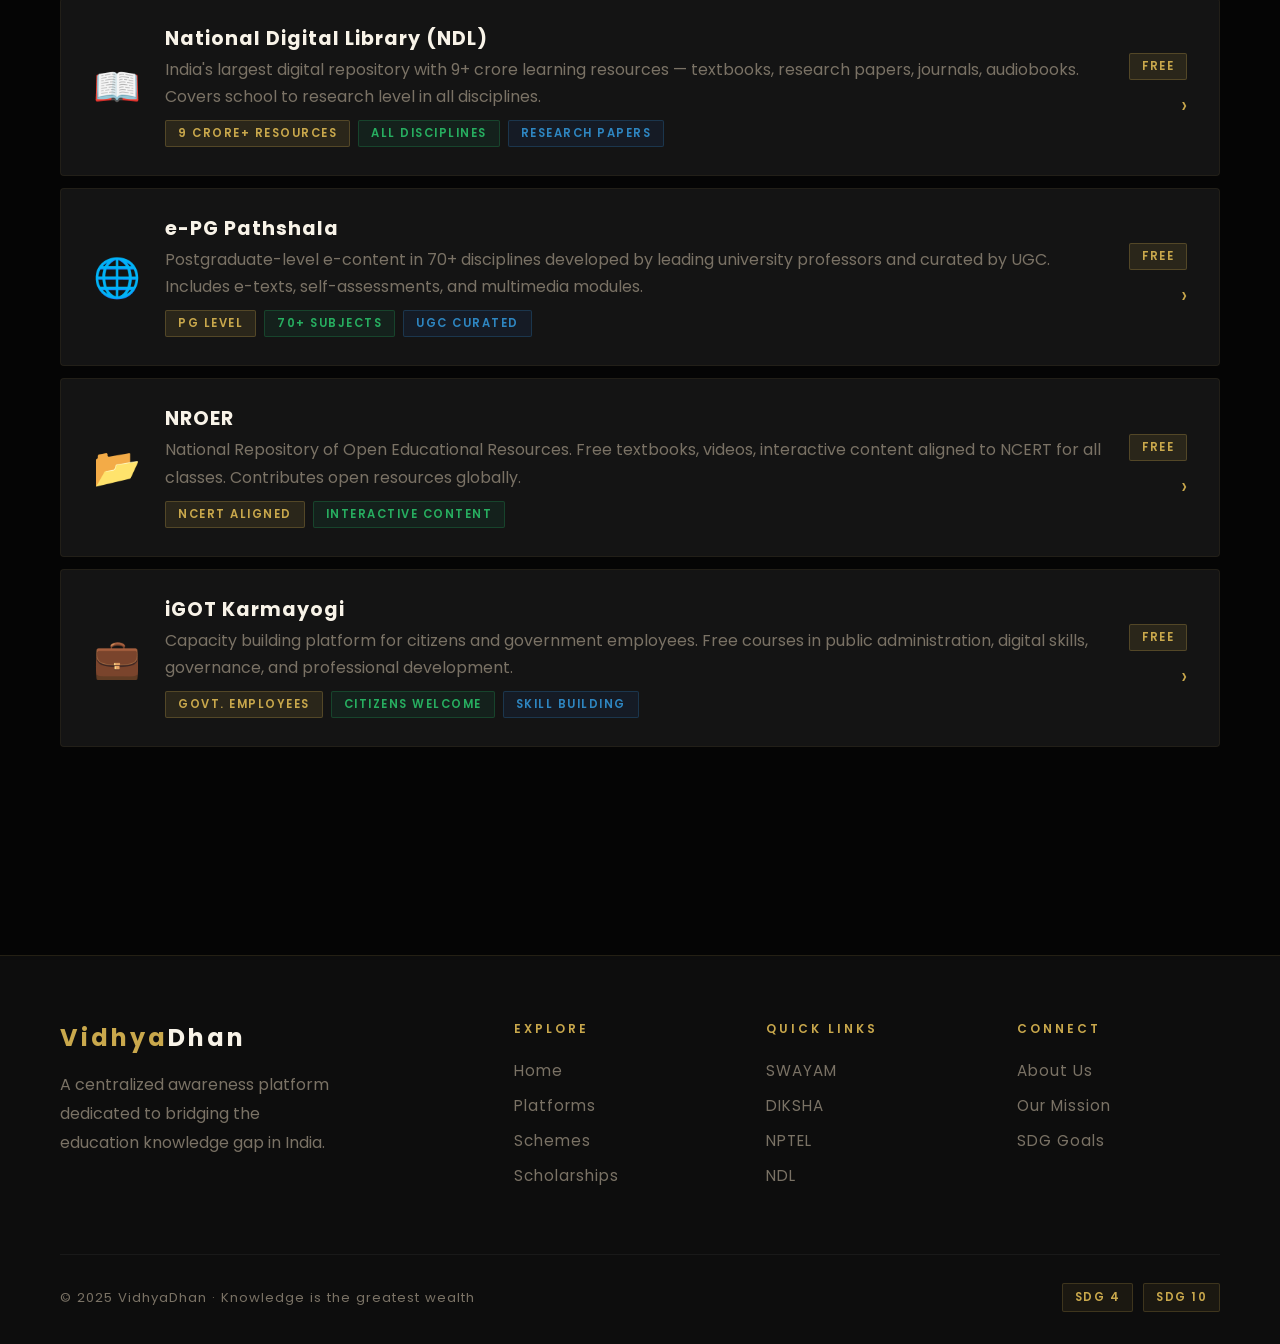
<file: platforms.html>
<!DOCTYPE html>
<html lang="en">
<head>
<meta charset="UTF-8">
<meta name="viewport" content="width=device-width, initial-scale=1.0">
<meta name="description" content="VidhyaDhan is a free awareness platform connecting Indian students to free education portals, government schemes, and scholarships.">
<meta property="og:title" content="VidhyaDhan — Free Education for Every Indian">
<meta property="og:description" content="Discover free Indian and global education platforms, government schemes, and 100+ scholarships in one place.">
<meta property="og:type" content="website">
<meta name="theme-color" content="#050505">
<title>Free Platforms — VidhyaDhan</title>
<link rel="stylesheet" href="style.css">
<style>
/* ─── PLATFORMS-SPECIFIC ─── */
.tabs-bar {
  display: flex; gap: 0; border-bottom: 1px solid rgba(201,168,76,0.15);
  margin-bottom: 48px; overflow-x: auto;
}
.tab-btn {
  padding: 14px 28px; background: none; border: none;
  font-family: 'Poppins', sans-serif; font-size: 0.82rem; font-weight: 600;
  letter-spacing: 2px; text-transform: uppercase; color: var(--white-faint);
  cursor: pointer; transition: color 0.3s; position: relative; white-space: nowrap;
}
.tab-btn::after {
  content: ''; position: absolute; bottom: -1px; left: 0; right: 0; height: 2px;
  background: var(--gold); transform: scaleX(0); transition: transform 0.3s;
}
.tab-btn.active { color: var(--gold); }
.tab-btn.active::after { transform: scaleX(1); }
.tab-panel { display: none; }
.tab-panel.active { display: block; }

.platform-full-card {
  display: grid; grid-template-columns: auto 1fr auto;
  align-items: center; gap: 24px;
  padding: 28px 32px; background: var(--black-3);
  border: 1px solid rgba(201,168,76,0.08); border-radius: 4px;
  margin-bottom: 12px; transition: border-color 0.3s, transform 0.3s;
  text-decoration: none; color: inherit;
}
.platform-full-card:hover { border-color: rgba(201,168,76,0.3); transform: translateX(4px); }
.platform-full-card .p-icon { font-size: 2.4rem; }
.platform-full-card .p-body h3 { font-family: 'Poppins', sans-serif; font-size: 1.2rem; font-weight: 700; letter-spacing: 1px; color: var(--white); margin-bottom: 6px; }
.platform-full-card .p-body p { font-size: 1rem; color: var(--white-faint); line-height: 1.7; }
.platform-full-card .p-meta { text-align: right; }
.platform-full-card .p-arrow { color: var(--gold); font-size: 1.4rem; margin-top: 8px; display: block; transition: transform 0.3s; }
.platform-full-card:hover .p-arrow { transform: translateX(4px); }

.global-card {
  padding: 32px; background: var(--black-3);
  border: 1px solid rgba(201,168,76,0.08); border-radius: 4px;
  transition: border-color 0.3s, transform 0.3s;
}
.global-card:hover { border-color: rgba(201,168,76,0.3); transform: translateY(-4px); }
.global-card .g-icon { font-size: 2rem; margin-bottom: 14px; }
.global-card h3 { font-family: 'Poppins', sans-serif; font-size: 1.1rem; font-weight: 700; color: var(--white); margin-bottom: 8px; letter-spacing: 1px; }
.global-card p { font-size: 0.95rem; color: var(--white-faint); line-height: 1.7; margin-bottom: 16px; }
.global-card a { color: var(--gold); font-family: 'Poppins', sans-serif; font-size: 0.78rem; letter-spacing: 1.5px; text-decoration: none; text-transform: uppercase; }
.global-card a:hover { color: var(--gold-light); }

.tip-box {
  background: rgba(201,168,76,0.05); border: 1px solid rgba(201,168,76,0.15);
  border-left: 3px solid var(--gold); border-radius: 4px;
  padding: 20px 24px; margin: 32px 0;
  font-size: 1rem; color: var(--white-dim); line-height: 1.8;
}
.tip-box strong { color: var(--gold); }

@media (max-width: 600px) {
  .platform-full-card { grid-template-columns: auto 1fr; }
  .platform-full-card .p-meta { display: none; }
}
</style>
</head>
<body>
<nav>
  <a href="index.html" class="nav-logo">Vidhya<span>Dhan</span></a>
  <ul class="nav-links">
    <li><a href="index.html">Home</a></li>
    <li><a href="dashboard.html">Dashboard</a></li>
    <li><a href="platforms.html" class="active">Platforms</a></li>
    <li><a href="schemes.html">Schemes</a></li>
    <li><a href="scholarships.html">Scholarships</a></li>
    <li><a href="about.html">About</a></li>
    <li><a href="scholarships.html" class="nav-cta">Apply Now</a></li>
  </ul>
  <div class="nav-toggle"><span></span><span></span><span></span></div>
</nav>

<!-- HERO -->
<div class="page-hero">
  <div class="page-hero-bg"></div>
  <div class="page-hero-lines"></div>
  <span class="section-eyebrow" style="position:relative;z-index:1">Free Learning Resources</span>
  <h1 class="page-hero-title">Education <span class="gold">Platforms</span></h1>
  <p class="page-hero-sub">Discover 15+ free Indian and global platforms offering thousands of courses — from school to postgraduate, in multiple languages.</p>
</div>

<section>
  <!-- Search -->
  <div class="reveal">
    <div class="search-wrap">
      <input type="text" id="searchInput" class="search-input" placeholder="Search platforms, courses, subjects…">
      <span class="search-icon">🔍</span>
    </div>
  </div>

  <!-- Tabs -->
  <div class="tabs-wrap reveal">
    <div class="tabs-bar">
      <button class="tab-btn active" data-tab="indian">🇮🇳 Indian Government Platforms</button>
      <button class="tab-btn" data-tab="global">🌍 Global Free Platforms</button>
      <button class="tab-btn" data-tab="youtube">▶ YouTube Education</button>
    </div>

    <!-- INDIAN -->
    <div class="tab-panel active" data-panel="indian">
      <div class="tip-box">
        <strong>Did you know?</strong> All Indian government platforms are completely free. Most are accessible on mobile and available in multiple regional languages. No credit card or payment required — ever.
      </div>

      <a href="https://swayam.gov.in" target="_blank" class="platform-full-card" data-searchable>
        <div class="p-icon">🎓</div>
        <div class="p-body">
          <h3>SWAYAM</h3>
          <p>5,000+ free courses from IITs, IIMs, IGNOU and central universities. Covers school (9–12), undergraduate, and postgraduate levels. Optional paid certification with UGC/AICTE credit recognition.</p>
          <div style="margin-top:10px;display:flex;gap:8px;flex-wrap:wrap">
            <span class="badge badge-gold">IIT · IIM · IGNOU</span>
            <span class="badge badge-emerald">5,000+ Courses</span>
            <span class="badge badge-sapphire">UGC Recognized</span>
          </div>
        </div>
        <div class="p-meta">
          <span class="badge badge-gold">FREE</span>
          <span class="p-arrow">›</span>
        </div>
      </a>

      <a href="https://diksha.gov.in" target="_blank" class="platform-full-card" data-searchable>
        <div class="p-icon">📚</div>
        <div class="p-body">
          <h3>DIKSHA</h3>
          <p>Digital Infrastructure for Knowledge Sharing. NCERT-aligned K-12 content available in 30+ Indian languages. Works offline. Trusted by over 25 crore students and teachers.</p>
          <div style="margin-top:10px;display:flex;gap:8px;flex-wrap:wrap">
            <span class="badge badge-gold">K-12</span>
            <span class="badge badge-emerald">30+ Languages</span>
            <span class="badge badge-sapphire">Offline Available</span>
          </div>
        </div>
        <div class="p-meta">
          <span class="badge badge-gold">FREE</span>
          <span class="p-arrow">›</span>
        </div>
      </a>

      <a href="https://pmevidya.education.gov.in" target="_blank" class="platform-full-card" data-searchable>
        <div class="p-icon">📡</div>
        <div class="p-body">
          <h3>PM e-VIDYA</h3>
          <p>Multi-mode education initiative reaching 25 crore+ students. 34 Swayam Prabha DTH channels (no internet needed), radio classes, and podcasts. Designed for last-mile learners.</p>
          <div style="margin-top:10px;display:flex;gap:8px;flex-wrap:wrap">
            <span class="badge badge-gold">34 TV Channels</span>
            <span class="badge badge-emerald">Radio & Podcast</span>
            <span class="badge badge-sapphire">No Internet Needed</span>
          </div>
        </div>
        <div class="p-meta">
          <span class="badge badge-gold">FREE</span>
          <span class="p-arrow">›</span>
        </div>
      </a>

      <a href="https://nptel.ac.in" target="_blank" class="platform-full-card" data-searchable>
        <div class="p-icon">🔬</div>
        <div class="p-body">
          <h3>NPTEL</h3>
          <p>National Programme on Technology Enhanced Learning. Free engineering, science, and management courses by IIT professors. Optional paid certification exams with high industry recognition.</p>
          <div style="margin-top:10px;display:flex;gap:8px;flex-wrap:wrap">
            <span class="badge badge-gold">IIT Faculty</span>
            <span class="badge badge-emerald">Engineering & Science</span>
            <span class="badge badge-sapphire">Industry Recognized</span>
          </div>
        </div>
        <div class="p-meta">
          <span class="badge badge-gold">FREE</span>
          <span class="p-arrow">›</span>
        </div>
      </a>

      <a href="https://ndl.gov.in" target="_blank" class="platform-full-card" data-searchable>
        <div class="p-icon">📖</div>
        <div class="p-body">
          <h3>National Digital Library (NDL)</h3>
          <p>India's largest digital repository with 9+ crore learning resources — textbooks, research papers, journals, audiobooks. Covers school to research level in all disciplines.</p>
          <div style="margin-top:10px;display:flex;gap:8px;flex-wrap:wrap">
            <span class="badge badge-gold">9 Crore+ Resources</span>
            <span class="badge badge-emerald">All Disciplines</span>
            <span class="badge badge-sapphire">Research Papers</span>
          </div>
        </div>
        <div class="p-meta">
          <span class="badge badge-gold">FREE</span>
          <span class="p-arrow">›</span>
        </div>
      </a>

      <a href="https://epgp.inflibnet.ac.in" target="_blank" class="platform-full-card" data-searchable>
        <div class="p-icon">🌐</div>
        <div class="p-body">
          <h3>e-PG Pathshala</h3>
          <p>Postgraduate-level e-content in 70+ disciplines developed by leading university professors and curated by UGC. Includes e-texts, self-assessments, and multimedia modules.</p>
          <div style="margin-top:10px;display:flex;gap:8px;flex-wrap:wrap">
            <span class="badge badge-gold">PG Level</span>
            <span class="badge badge-emerald">70+ Subjects</span>
            <span class="badge badge-sapphire">UGC Curated</span>
          </div>
        </div>
        <div class="p-meta">
          <span class="badge badge-gold">FREE</span>
          <span class="p-arrow">›</span>
        </div>
      </a>

      <a href="https://nroer.gov.in" target="_blank" class="platform-full-card" data-searchable>
        <div class="p-icon">📂</div>
        <div class="p-body">
          <h3>NROER</h3>
          <p>National Repository of Open Educational Resources. Free textbooks, videos, interactive content aligned to NCERT for all classes. Contributes open resources globally.</p>
          <div style="margin-top:10px;display:flex;gap:8px;flex-wrap:wrap">
            <span class="badge badge-gold">NCERT Aligned</span>
            <span class="badge badge-emerald">Interactive Content</span>
          </div>
        </div>
        <div class="p-meta">
          <span class="badge badge-gold">FREE</span>
          <span class="p-arrow">›</span>
        </div>
      </a>

      <a href="https://igot.gov.in" target="_blank" class="platform-full-card" data-searchable>
        <div class="p-icon">💼</div>
        <div class="p-body">
          <h3>iGOT Karmayogi</h3>
          <p>Capacity building platform for citizens and government employees. Free courses in public administration, digital skills, governance, and professional development.</p>
          <div style="margin-top:10px;display:flex;gap:8px;flex-wrap:wrap">
            <span class="badge badge-gold">Govt. Employees</span>
            <span class="badge badge-emerald">Citizens Welcome</span>
            <span class="badge badge-sapphire">Skill Building</span>
          </div>
        </div>
        <div class="p-meta">
          <span class="badge badge-gold">FREE</span>
          <span class="p-arrow">›</span>
        </div>
      </a>
    </div>

    <!-- GLOBAL -->
    <div class="tab-panel" data-panel="global">
      <div class="tip-box">
        <strong>Pro Tip:</strong> Most global platforms offer free "audit" access to all course materials. Only the verified certificate costs money. You can learn everything for free — just enroll without a certificate.
      </div>
      <div class="grid-3" style="gap:20px">
        <div class="global-card reveal" data-searchable>
          <div class="g-icon">🏛️</div>
          <h3>Coursera</h3>
          <p>Free audit of 7,000+ courses from Harvard, Stanford, Google, Yale. Certificates available for a fee. Financial aid available for certificates too.</p>
          <a href="https://coursera.org" target="_blank">Visit Coursera →</a>
        </div>
        <div class="global-card reveal" data-delay="80" data-searchable>
          <div class="g-icon">🎓</div>
          <h3>edX</h3>
          <p>Free courses from MIT, Oxford, Harvard, and 160+ universities. MicroMasters and professional certificates available. Audit track is 100% free.</p>
          <a href="https://edx.org" target="_blank">Visit edX →</a>
        </div>
        <div class="global-card reveal" data-delay="160" data-searchable>
          <div class="g-icon">📐</div>
          <h3>Khan Academy</h3>
          <p>Completely free K-12 math, science, computing, and humanities. No ads, no fees — ever. Available in Hindi and other Indian languages.</p>
          <a href="https://khanacademy.org" target="_blank">Visit Khan Academy →</a>
        </div>
        <div class="global-card reveal" data-searchable>
          <div class="g-icon">🔧</div>
          <h3>Google Digital Garage</h3>
          <p>Free courses in digital marketing, AI, data analytics, and career skills. Earn Google-recognized certificates. No cost whatsoever.</p>
          <a href="https://learndigital.withgoogle.com" target="_blank">Visit Google Garage →</a>
        </div>
        <div class="global-card reveal" data-delay="80" data-searchable>
          <div class="g-icon">☁️</div>
          <h3>Microsoft Learn</h3>
          <p>Free courses in Azure, AI, data science, and Microsoft tools. Industry-recognized certifications. Learning paths for beginners to experts.</p>
          <a href="https://learn.microsoft.com" target="_blank">Visit Microsoft Learn →</a>
        </div>
        <div class="global-card reveal" data-delay="160" data-searchable>
          <div class="g-icon">💻</div>
          <h3>freeCodeCamp</h3>
          <p>100% free web development, data science, and coding curriculum with projects and certifications. Trusted by millions globally.</p>
          <a href="https://freecodecamp.org" target="_blank">Visit freeCodeCamp →</a>
        </div>
        <div class="global-card reveal" data-searchable>
          <div class="g-icon">🤖</div>
          <h3>Google AI Essentials</h3>
          <p>Free introductory course on AI and prompt engineering by Google. Earn a certificate. Perfect for beginners entering the AI era.</p>
          <a href="https://grow.google/certificates/" target="_blank">Visit Google AI →</a>
        </div>
        <div class="global-card reveal" data-delay="80" data-searchable>
          <div class="g-icon">🌱</div>
          <h3>MIT OpenCourseWare</h3>
          <p>Free lecture notes, exams, and videos from MIT's actual courses. No enrollment needed. Covers all major STEM subjects at elite university level.</p>
          <a href="https://ocw.mit.edu" target="_blank">Visit MIT OCW →</a>
        </div>
        <div class="global-card reveal" data-delay="160" data-searchable>
          <div class="g-icon">📊</div>
          <h3>IBM SkillsBuild</h3>
          <p>Free technology and professional skills training by IBM. Courses in AI, cybersecurity, cloud, and data. Earn IBM digital badges.</p>
          <a href="https://skillsbuild.org" target="_blank">Visit IBM SkillsBuild →</a>
        </div>
      </div>
    </div>

    <!-- YOUTUBE -->
    <div class="tab-panel" data-panel="youtube">
      <div class="tip-box">
        <strong>YouTube is a goldmine</strong> for free Indian education. The channels below have collectively produced thousands of hours of free content — equivalent to full coaching courses that once cost lakhs.
      </div>
      <div class="table-responsive">
        <table class="data-table">
          <thead>
            <tr>
              <th>Channel</th>
              <th>Subjects Covered</th>
              <th>Best For</th>
              <th>Language</th>
            </tr>
          </thead>
          <tbody>
            <tr data-searchable>
              <td><strong>Physics Wallah (PW)</strong></td>
              <td>JEE, NEET, Board Exams, Class 6–12</td>
              <td>School & Competitive Exams</td>
              <td><span class="badge badge-gold">Hindi · English</span></td>
            </tr>
            <tr data-searchable>
              <td><strong>Unacademy</strong></td>
              <td>UPSC, JEE, NEET, Banking, CA</td>
              <td>Competitive Exam Prep</td>
              <td><span class="badge badge-emerald">Hindi · English</span></td>
            </tr>
            <tr data-searchable>
              <td><strong>Vedantu</strong></td>
              <td>CBSE, JEE, NEET, KVPY</td>
              <td>Live Interactive Classes</td>
              <td><span class="badge badge-sapphire">Hindi · English</span></td>
            </tr>
            <tr data-searchable>
              <td><strong>Khan Academy India</strong></td>
              <td>Math, Science, Humanities (K-12)</td>
              <td>Foundation Building</td>
              <td><span class="badge badge-gold">Hindi · Regional</span></td>
            </tr>
            <tr data-searchable>
              <td><strong>NPTEL Official</strong></td>
              <td>Engineering, Science, Management</td>
              <td>College Students</td>
              <td><span class="badge badge-emerald">English</span></td>
            </tr>
            <tr data-searchable>
              <td><strong>CrashCourse</strong></td>
              <td>History, Science, Literature, Psychology</td>
              <td>Conceptual Understanding</td>
              <td><span class="badge badge-sapphire">English</span></td>
            </tr>
            <tr data-searchable>
              <td><strong>Study IQ</strong></td>
              <td>UPSC, State PSC, SSC, Railways</td>
              <td>Govt. Job Preparation</td>
              <td><span class="badge badge-gold">Hindi</span></td>
            </tr>
          </tbody>
        </table>
      </div>
    </div>
  </div>
</section>

<!-- FOOTER -->
<footer>
  <div class="footer-grid">
    <div class="footer-brand">
      <span class="footer-logo">Vidhya<span>Dhan</span></span>
      <p class="footer-desc">A centralized awareness platform dedicated to bridging the education knowledge gap in India.</p>
    </div>
    <div class="footer-col"><h5>Explore</h5><ul>
      <li><a href="index.html">Home</a></li>
      <li><a href="platforms.html">Platforms</a></li>
      <li><a href="schemes.html">Schemes</a></li>
      <li><a href="scholarships.html">Scholarships</a></li>
    </ul></div>
    <div class="footer-col"><h5>Quick Links</h5><ul>
      <li><a href="https://swayam.gov.in" target="_blank">SWAYAM</a></li>
      <li><a href="https://diksha.gov.in" target="_blank">DIKSHA</a></li>
      <li><a href="https://nptel.ac.in" target="_blank">NPTEL</a></li>
      <li><a href="https://ndl.gov.in" target="_blank">NDL</a></li>
    </ul></div>
    <div class="footer-col"><h5>Connect</h5><ul>
      <li><a href="about.html">About Us</a></li>
      <li><a href="about.html#mission">Our Mission</a></li>
      <li><a href="about.html#sdg">SDG Goals</a></li>
    </ul></div>
  </div>
  <div class="footer-bottom">
    <p class="footer-copy">© 2025 VidhyaDhan · Knowledge is the greatest wealth</p>
    <div class="footer-sdg"><span class="sdg-badge">SDG 4</span><span class="sdg-badge">SDG 10</span></div>
  </div>
</footer>
<script src="main.js"></script>
</body>
</html>
</file>
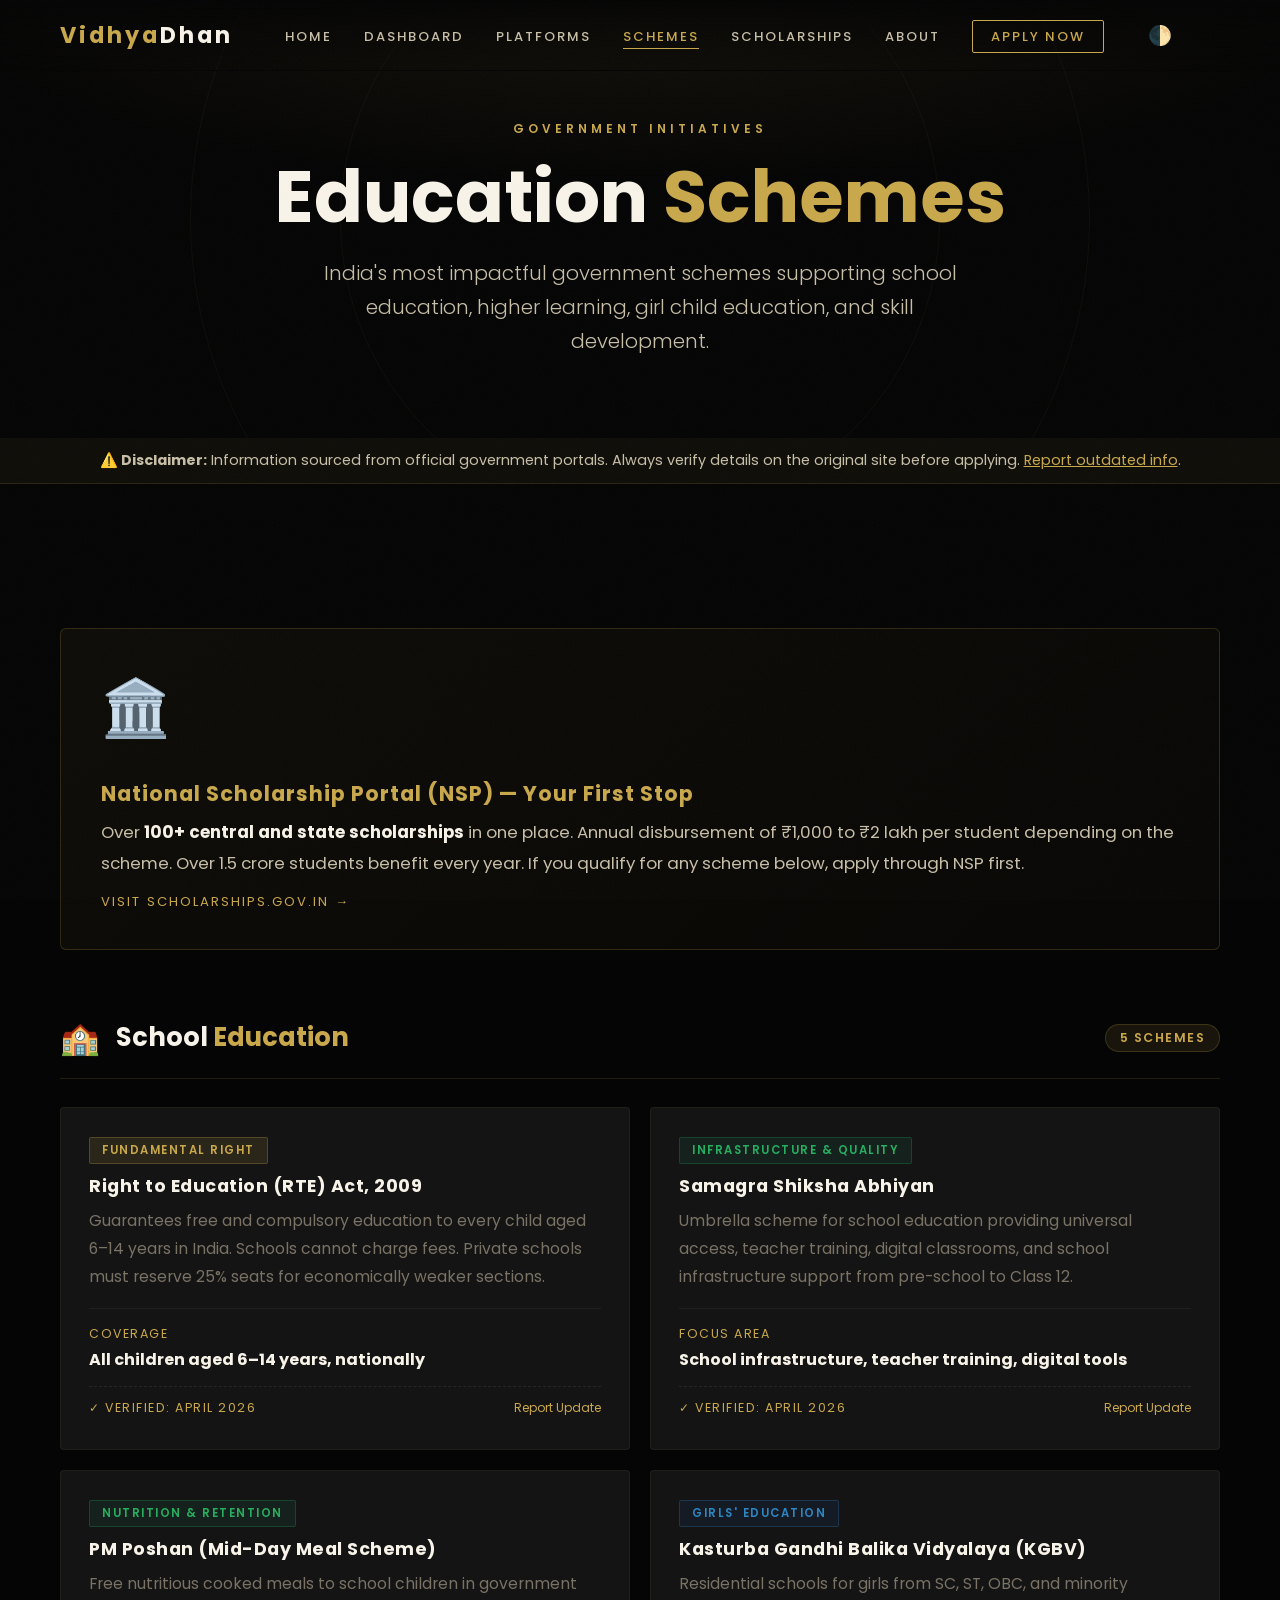
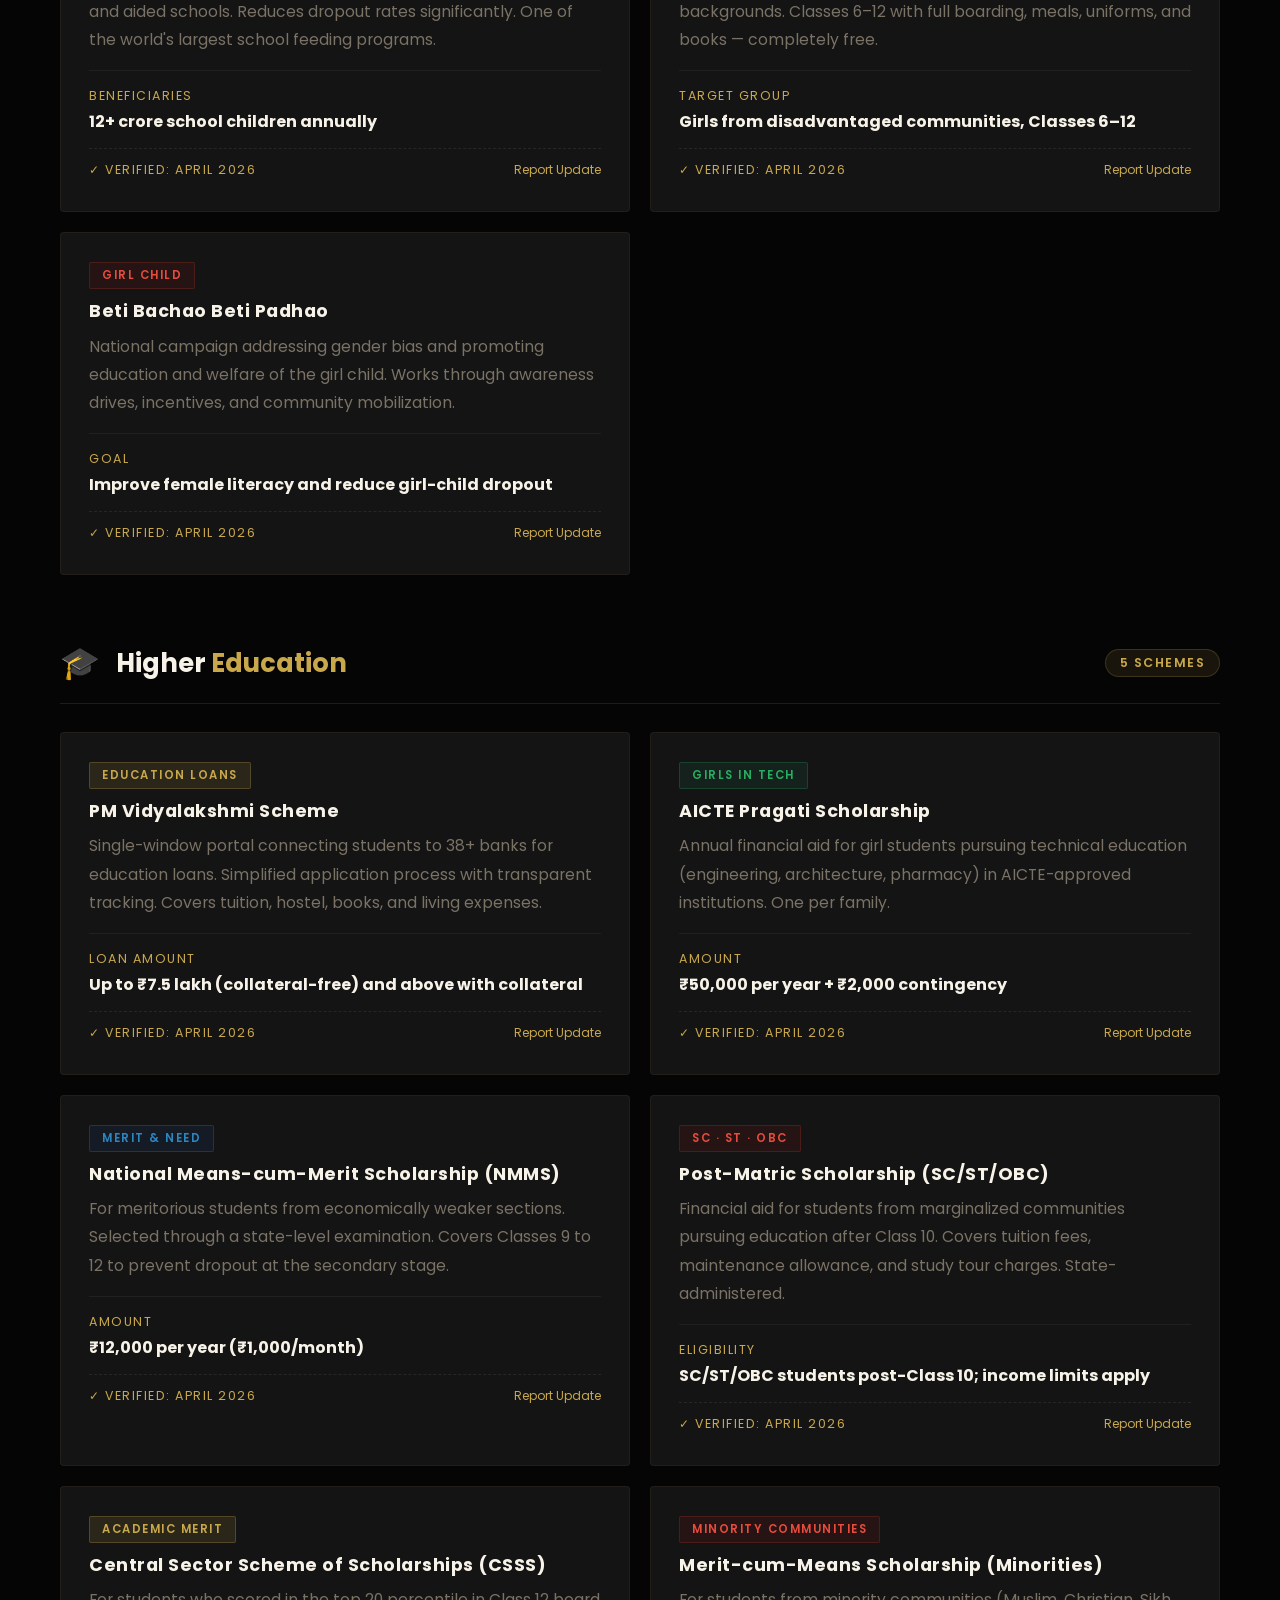
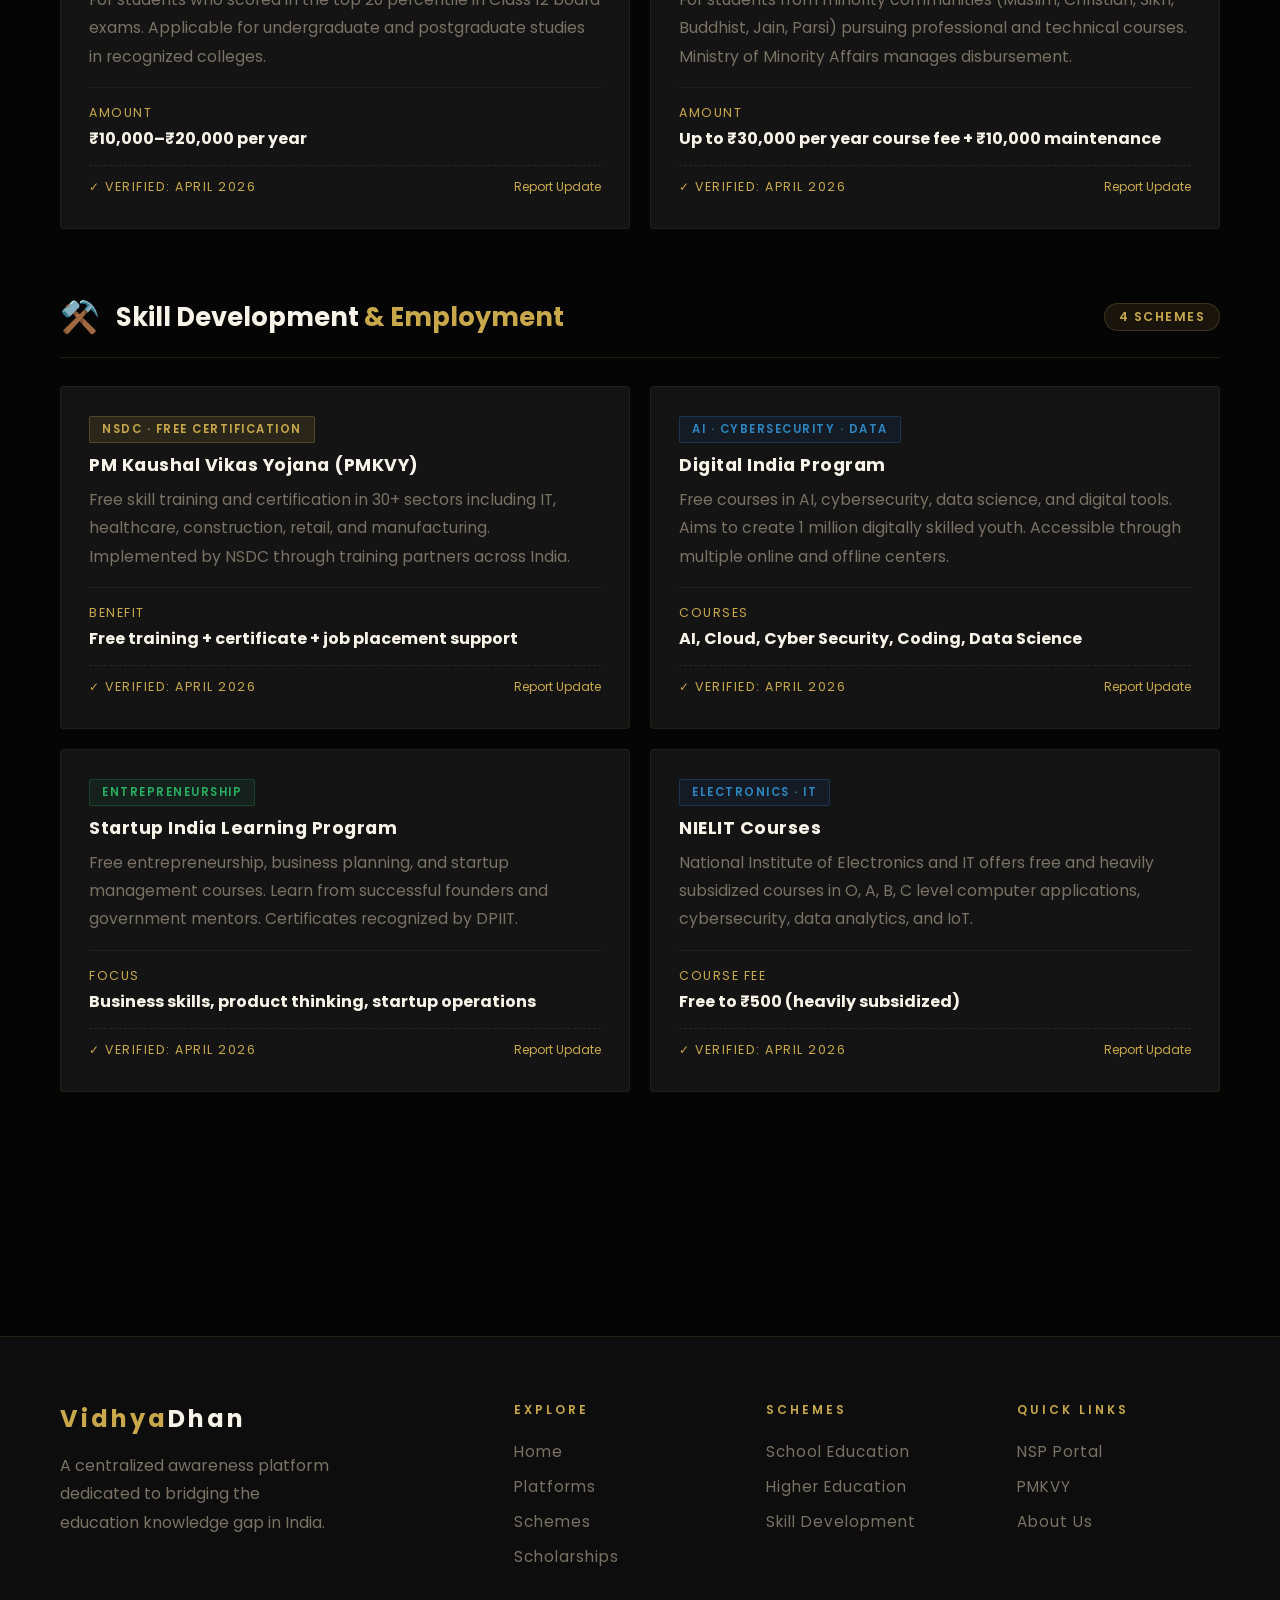
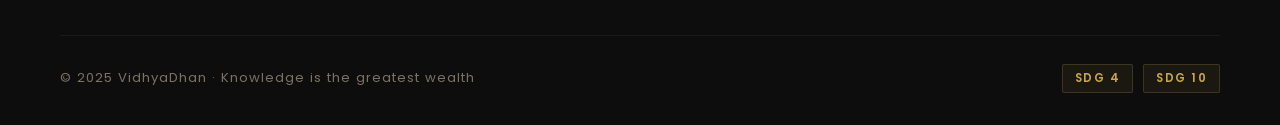
<file: schemes.html>
<!DOCTYPE html>
<html lang="en">
<head>
<meta charset="UTF-8">
<meta name="viewport" content="width=device-width, initial-scale=1.0">
<meta name="description" content="VidhyaDhan is a free awareness platform connecting Indian students to free education portals, government schemes, and scholarships.">
<meta property="og:title" content="VidhyaDhan — Free Education for Every Indian">
<meta property="og:description" content="Discover free Indian and global education platforms, government schemes, and 100+ scholarships in one place.">
<meta property="og:type" content="website">
<meta name="theme-color" content="#050505">
<title>Government Schemes — VidhyaDhan</title>
<link rel="stylesheet" href="style.css">
<style>
.scheme-grid { display: grid; grid-template-columns: repeat(2,1fr); gap: 20px; margin-bottom: 48px; }
.scheme-card {
  background: var(--black-3); border: 1px solid rgba(201,168,76,0.08);
  border-radius: 4px; padding: 28px; transition: all 0.3s; position: relative; overflow: hidden;
}
.scheme-card::before {
  content: ''; position: absolute; left: 0; top: 0; bottom: 0; width: 3px;
  background: var(--gold); opacity: 0; transition: opacity 0.3s;
}
.scheme-card:hover { border-color: rgba(201,168,76,0.25); transform: translateY(-3px); }
.scheme-card:hover::before { opacity: 1; }
.scheme-card.emerald::before { background: var(--emerald-l); }
.scheme-card.sapphire::before { background: var(--sapphire-l); }
.scheme-card.crimson::before { background: #E74C3C; }
.scheme-card h3 { font-family: 'Poppins', sans-serif; font-size: 1.1rem; font-weight: 700; color: var(--white); margin: 12px 0 10px; letter-spacing: 0.5px; }
.scheme-card p { font-size: 0.98rem; color: var(--white-faint); line-height: 1.8; }
.scheme-card .scheme-detail { margin-top: 16px; padding-top: 16px; border-top: 1px solid rgba(255,255,255,0.05); }
.scheme-card .scheme-detail span { font-family: 'Poppins', sans-serif; font-size: 0.78rem; color: var(--gold); letter-spacing: 1.5px; text-transform: uppercase; display: block; margin-bottom: 4px; }
.scheme-card .scheme-detail strong { color: var(--white); font-size: 1rem; }

.category-header {
  display: flex; align-items: center; gap: 16px;
  margin: 64px 0 28px; padding-bottom: 16px;
  border-bottom: 1px solid rgba(201,168,76,0.15);
}
.category-header h2 { font-size: 1.6rem; }
.category-header .cat-icon { font-size: 2rem; }
.category-header .cat-count {
  margin-left: auto; background: rgba(201,168,76,0.1);
  color: var(--gold); font-family: 'Poppins', sans-serif;
  font-size: 0.78rem; font-weight: 600; letter-spacing: 1.5px;
  padding: 4px 14px; border-radius: 20px; border: 1px solid rgba(201,168,76,0.2);
  text-transform: uppercase;
}

.highlight-box {
  background: linear-gradient(135deg, rgba(201,168,76,0.05) 0%, rgba(201,168,76,0.02) 100%);
  border: 1px solid rgba(201,168,76,0.2); border-radius: 6px; padding: 36px 40px;
  margin: 48px 0; display: flex; gap: 32px; align-items: center; flex-wrap: wrap;
}
.highlight-box .h-icon { font-size: 3.5rem; flex-shrink: 0; }
.highlight-box h3 { font-family: 'Poppins', sans-serif; font-size: 1.3rem; font-weight: 700; color: var(--gold); letter-spacing: 1px; margin-bottom: 10px; }
.highlight-box p { font-size: 1.05rem; color: var(--white-dim); line-height: 1.8; }
.highlight-box a { display: inline-block; margin-top: 14px; color: var(--gold); font-family: 'Poppins', sans-serif; font-size: 0.82rem; letter-spacing: 2px; text-transform: uppercase; text-decoration: none; }

@media (max-width: 768px) {
  .scheme-grid { grid-template-columns: 1fr; }
  .highlight-box { flex-direction: column; padding: 24px; }
}
</style>
</head>
<body>
<nav>
  <a href="index.html" class="nav-logo">Vidhya<span>Dhan</span></a>
  <ul class="nav-links">
    <li><a href="index.html">Home</a></li>
    <li><a href="dashboard.html">Dashboard</a></li>
    <li><a href="platforms.html">Platforms</a></li>
    <li><a href="schemes.html" class="active">Schemes</a></li>
    <li><a href="scholarships.html">Scholarships</a></li>
    <li><a href="about.html">About</a></li>
    <li><a href="scholarships.html" class="nav-cta">Apply Now</a></li>
  </ul>
  <div class="nav-toggle"><span></span><span></span><span></span></div>
</nav>

<div class="page-hero">
  <div class="page-hero-bg"></div>
  <div class="page-hero-lines"></div>
  <span class="section-eyebrow" style="position:relative;z-index:1">Government Initiatives</span>
  <h1 class="page-hero-title">Education <span class="gold">Schemes</span></h1>
  <p class="page-hero-sub">India's most impactful government schemes supporting school education, higher learning, girl child education, and skill development.</p>
</div>

<div style="background: rgba(201,168,76,0.05); border-bottom: 1px solid rgba(201,168,76,0.15); padding: 12px 60px; text-align: center; font-size: 0.9rem; color: var(--white-dim);">
  <strong>⚠️ Disclaimer:</strong> Information sourced from official government portals. Always verify details on the original site before applying. <a href="about.html" style="color:var(--gold)">Report outdated info</a>.
</div>

<section>

  <!-- NSP Highlight -->
  <div class="highlight-box reveal">
    <div class="h-icon">🏛️</div>
    <div>
      <h3>National Scholarship Portal (NSP) — Your First Stop</h3>
      <p>Over <strong style="color:var(--white)">100+ central and state scholarships</strong> in one place. Annual disbursement of ₹1,000 to ₹2 lakh per student depending on the scheme. Over 1.5 crore students benefit every year. If you qualify for any scheme below, apply through NSP first.</p>
      <a href="https://scholarships.gov.in" target="_blank">Visit scholarships.gov.in →</a>
    </div>
  </div>

  <!-- SCHOOL -->
  <div class="category-header reveal">
    <span class="cat-icon">🏫</span>
    <h2>School <span style="color:var(--gold)">Education</span></h2>
    <span class="cat-count">5 Schemes</span>
  </div>

  <div class="scheme-grid">
    <div class="scheme-card reveal" data-searchable>
      <span class="badge badge-gold">Fundamental Right</span>
      <h3>Right to Education (RTE) Act, 2009</h3>
      <p>Guarantees free and compulsory education to every child aged 6–14 years in India. Schools cannot charge fees. Private schools must reserve 25% seats for economically weaker sections.</p>
      <div class="scheme-detail">
        <span>Coverage</span>
        <strong>All children aged 6–14 years, nationally</strong>
      </div>
    </div>

    <div class="scheme-card reveal" data-delay="100" data-searchable>
      <span class="badge badge-emerald">Infrastructure & Quality</span>
      <h3>Samagra Shiksha Abhiyan</h3>
      <p>Umbrella scheme for school education providing universal access, teacher training, digital classrooms, and school infrastructure support from pre-school to Class 12.</p>
      <div class="scheme-detail">
        <span>Focus Area</span>
        <strong>School infrastructure, teacher training, digital tools</strong>
      </div>
    </div>

    <div class="scheme-card emerald reveal" data-searchable>
      <span class="badge badge-emerald">Nutrition & Retention</span>
      <h3>PM Poshan (Mid-Day Meal Scheme)</h3>
      <p>Free nutritious cooked meals to school children in government and aided schools. Reduces dropout rates significantly. One of the world's largest school feeding programs.</p>
      <div class="scheme-detail">
        <span>Beneficiaries</span>
        <strong>12+ crore school children annually</strong>
      </div>
    </div>

    <div class="scheme-card emerald reveal" data-delay="100" data-searchable>
      <span class="badge badge-sapphire">Girls' Education</span>
      <h3>Kasturba Gandhi Balika Vidyalaya (KGBV)</h3>
      <p>Residential schools for girls from SC, ST, OBC, and minority backgrounds. Classes 6–12 with full boarding, meals, uniforms, and books — completely free.</p>
      <div class="scheme-detail">
        <span>Target Group</span>
        <strong>Girls from disadvantaged communities, Classes 6–12</strong>
      </div>
    </div>

    <div class="scheme-card crimson reveal" data-searchable>
      <span class="badge badge-crimson">Girl Child</span>
      <h3>Beti Bachao Beti Padhao</h3>
      <p>National campaign addressing gender bias and promoting education and welfare of the girl child. Works through awareness drives, incentives, and community mobilization.</p>
      <div class="scheme-detail">
        <span>Goal</span>
        <strong>Improve female literacy and reduce girl-child dropout</strong>
      </div>
    </div>
  </div>

  <!-- HIGHER EDUCATION -->
  <div class="category-header reveal">
    <span class="cat-icon">🎓</span>
    <h2>Higher <span style="color:var(--gold)">Education</span></h2>
    <span class="cat-count">5 Schemes</span>
  </div>

  <div class="scheme-grid">
    <div class="scheme-card reveal" data-searchable>
      <span class="badge badge-gold">Education Loans</span>
      <h3>PM Vidyalakshmi Scheme</h3>
      <p>Single-window portal connecting students to 38+ banks for education loans. Simplified application process with transparent tracking. Covers tuition, hostel, books, and living expenses.</p>
      <div class="scheme-detail">
        <span>Loan Amount</span>
        <strong>Up to ₹7.5 lakh (collateral-free) and above with collateral</strong>
      </div>
    </div>

    <div class="scheme-card reveal" data-delay="100" data-searchable>
      <span class="badge badge-emerald">Girls in Tech</span>
      <h3>AICTE Pragati Scholarship</h3>
      <p>Annual financial aid for girl students pursuing technical education (engineering, architecture, pharmacy) in AICTE-approved institutions. One per family.</p>
      <div class="scheme-detail">
        <span>Amount</span>
        <strong>₹50,000 per year + ₹2,000 contingency</strong>
      </div>
    </div>

    <div class="scheme-card sapphire reveal" data-searchable>
      <span class="badge badge-sapphire">Merit & Need</span>
      <h3>National Means-cum-Merit Scholarship (NMMS)</h3>
      <p>For meritorious students from economically weaker sections. Selected through a state-level examination. Covers Classes 9 to 12 to prevent dropout at the secondary stage.</p>
      <div class="scheme-detail">
        <span>Amount</span>
        <strong>₹12,000 per year (₹1,000/month)</strong>
      </div>
    </div>

    <div class="scheme-card sapphire reveal" data-delay="100" data-searchable>
      <span class="badge badge-crimson">SC · ST · OBC</span>
      <h3>Post-Matric Scholarship (SC/ST/OBC)</h3>
      <p>Financial aid for students from marginalized communities pursuing education after Class 10. Covers tuition fees, maintenance allowance, and study tour charges. State-administered.</p>
      <div class="scheme-detail">
        <span>Eligibility</span>
        <strong>SC/ST/OBC students post-Class 10; income limits apply</strong>
      </div>
    </div>

    <div class="scheme-card reveal" data-searchable>
      <span class="badge badge-gold">Academic Merit</span>
      <h3>Central Sector Scheme of Scholarships (CSSS)</h3>
      <p>For students who scored in the top 20 percentile in Class 12 board exams. Applicable for undergraduate and postgraduate studies in recognized colleges.</p>
      <div class="scheme-detail">
        <span>Amount</span>
        <strong>₹10,000–₹20,000 per year</strong>
      </div>
    </div>

    <div class="scheme-card crimson reveal" data-delay="100" data-searchable>
      <span class="badge badge-crimson">Minority Communities</span>
      <h3>Merit-cum-Means Scholarship (Minorities)</h3>
      <p>For students from minority communities (Muslim, Christian, Sikh, Buddhist, Jain, Parsi) pursuing professional and technical courses. Ministry of Minority Affairs manages disbursement.</p>
      <div class="scheme-detail">
        <span>Amount</span>
        <strong>Up to ₹30,000 per year course fee + ₹10,000 maintenance</strong>
      </div>
    </div>
  </div>

  <!-- SKILL DEVELOPMENT -->
  <div class="category-header reveal">
    <span class="cat-icon">⚒️</span>
    <h2>Skill Development <span style="color:var(--gold)">&amp; Employment</span></h2>
    <span class="cat-count">4 Schemes</span>
  </div>

  <div class="scheme-grid">
    <div class="scheme-card reveal" data-searchable>
      <span class="badge badge-gold">NSDC · Free Certification</span>
      <h3>PM Kaushal Vikas Yojana (PMKVY)</h3>
      <p>Free skill training and certification in 30+ sectors including IT, healthcare, construction, retail, and manufacturing. Implemented by NSDC through training partners across India.</p>
      <div class="scheme-detail">
        <span>Benefit</span>
        <strong>Free training + certificate + job placement support</strong>
      </div>
    </div>

    <div class="scheme-card reveal" data-delay="100" data-searchable>
      <span class="badge badge-sapphire">AI · Cybersecurity · Data</span>
      <h3>Digital India Program</h3>
      <p>Free courses in AI, cybersecurity, data science, and digital tools. Aims to create 1 million digitally skilled youth. Accessible through multiple online and offline centers.</p>
      <div class="scheme-detail">
        <span>Courses</span>
        <strong>AI, Cloud, Cyber Security, Coding, Data Science</strong>
      </div>
    </div>

    <div class="scheme-card sapphire reveal" data-searchable>
      <span class="badge badge-emerald">Entrepreneurship</span>
      <h3>Startup India Learning Program</h3>
      <p>Free entrepreneurship, business planning, and startup management courses. Learn from successful founders and government mentors. Certificates recognized by DPIIT.</p>
      <div class="scheme-detail">
        <span>Focus</span>
        <strong>Business skills, product thinking, startup operations</strong>
      </div>
    </div>

    <div class="scheme-card sapphire reveal" data-delay="100" data-searchable>
      <span class="badge badge-sapphire">Electronics · IT</span>
      <h3>NIELIT Courses</h3>
      <p>National Institute of Electronics and IT offers free and heavily subsidized courses in O, A, B, C level computer applications, cybersecurity, data analytics, and IoT.</p>
      <div class="scheme-detail">
        <span>Course Fee</span>
        <strong>Free to ₹500 (heavily subsidized)</strong>
      </div>
    </div>
  </div>

</section>

<footer>
  <div class="footer-grid">
    <div class="footer-brand">
      <span class="footer-logo">Vidhya<span>Dhan</span></span>
      <p class="footer-desc">A centralized awareness platform dedicated to bridging the education knowledge gap in India.</p>
    </div>
    <div class="footer-col"><h5>Explore</h5><ul>
      <li><a href="index.html">Home</a></li>
      <li><a href="platforms.html">Platforms</a></li>
      <li><a href="schemes.html">Schemes</a></li>
      <li><a href="scholarships.html">Scholarships</a></li>
    </ul></div>
    <div class="footer-col"><h5>Schemes</h5><ul>
      <li><a href="#school">School Education</a></li>
      <li><a href="#higher">Higher Education</a></li>
      <li><a href="#skill">Skill Development</a></li>
    </ul></div>
    <div class="footer-col"><h5>Quick Links</h5><ul>
      <li><a href="https://scholarships.gov.in" target="_blank">NSP Portal</a></li>
      <li><a href="https://pmkvy.gov.in" target="_blank">PMKVY</a></li>
      <li><a href="about.html">About Us</a></li>
    </ul></div>
  </div>
  <div class="footer-bottom">
    <p class="footer-copy">© 2025 VidhyaDhan · Knowledge is the greatest wealth</p>
    <div class="footer-sdg"><span class="sdg-badge">SDG 4</span><span class="sdg-badge">SDG 10</span></div>
  </div>
</footer>
<script src="main.js"></script>
</body>
</html>
</file>
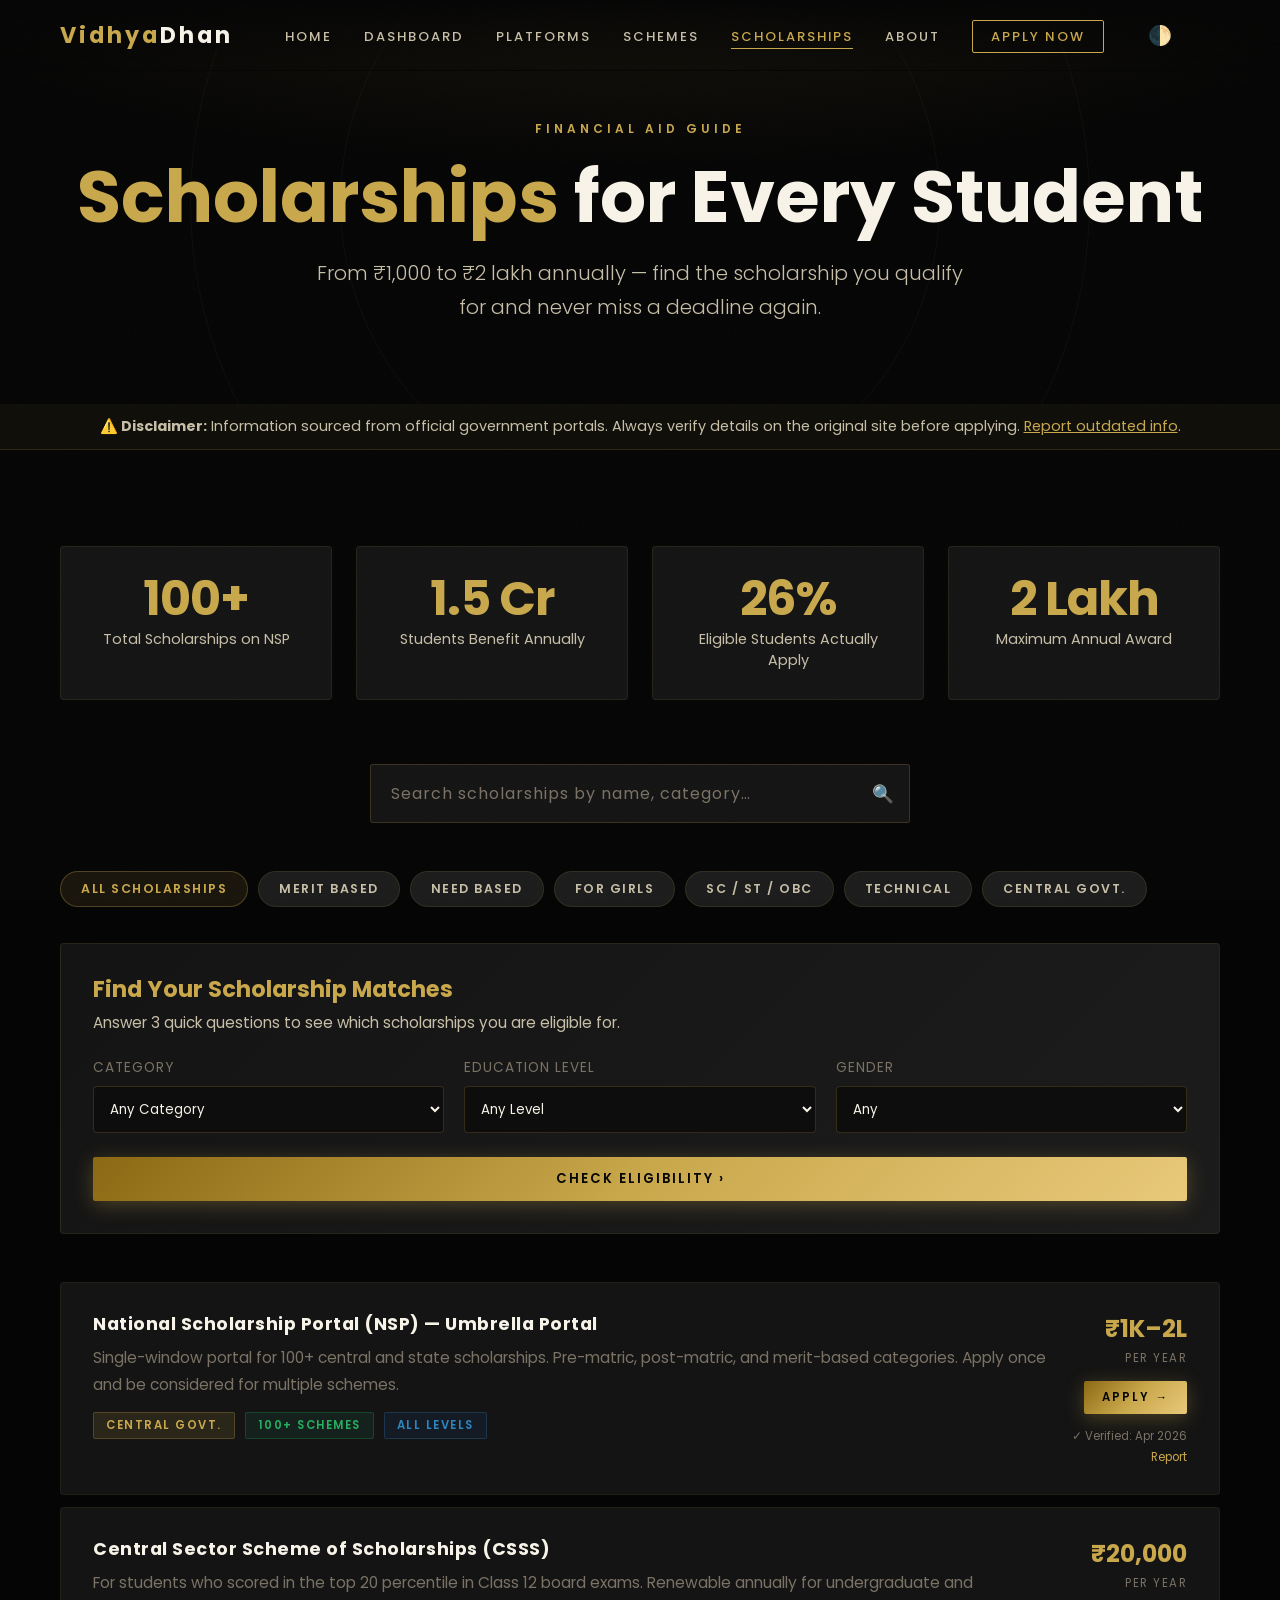
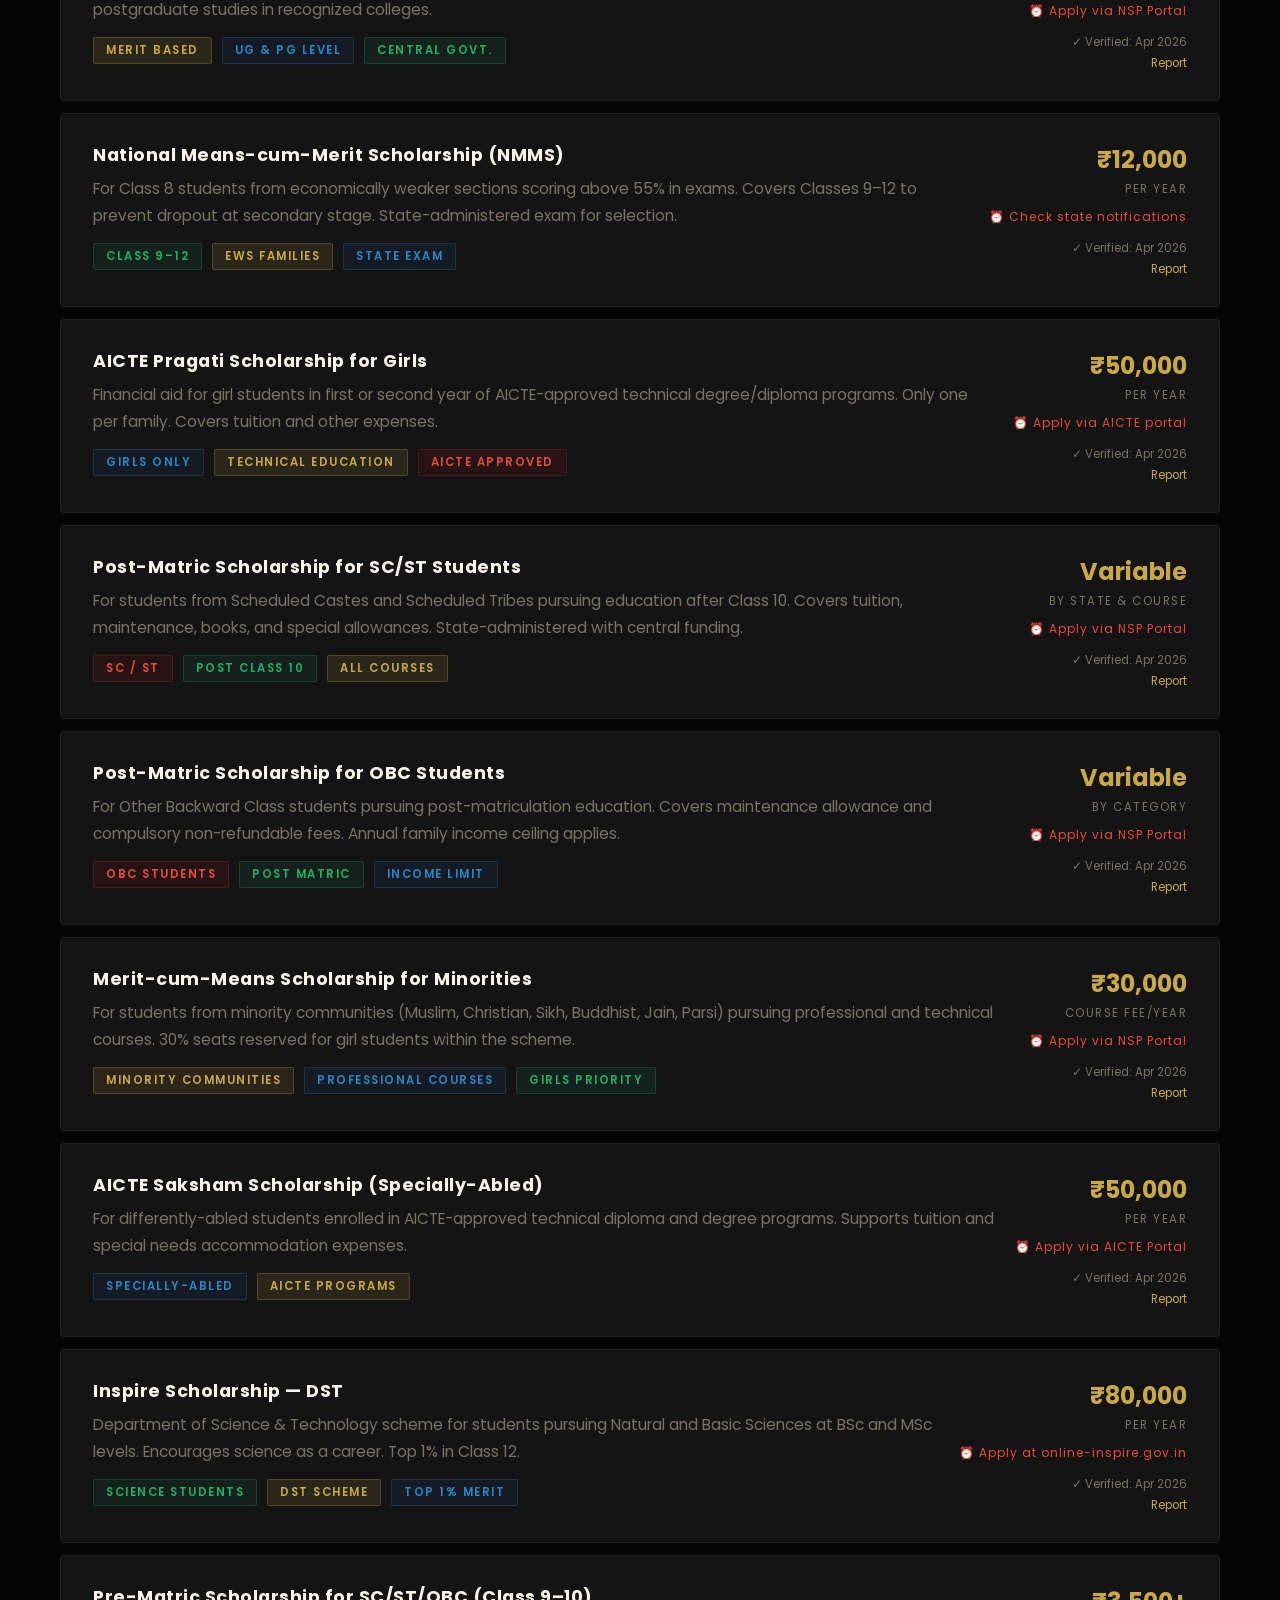
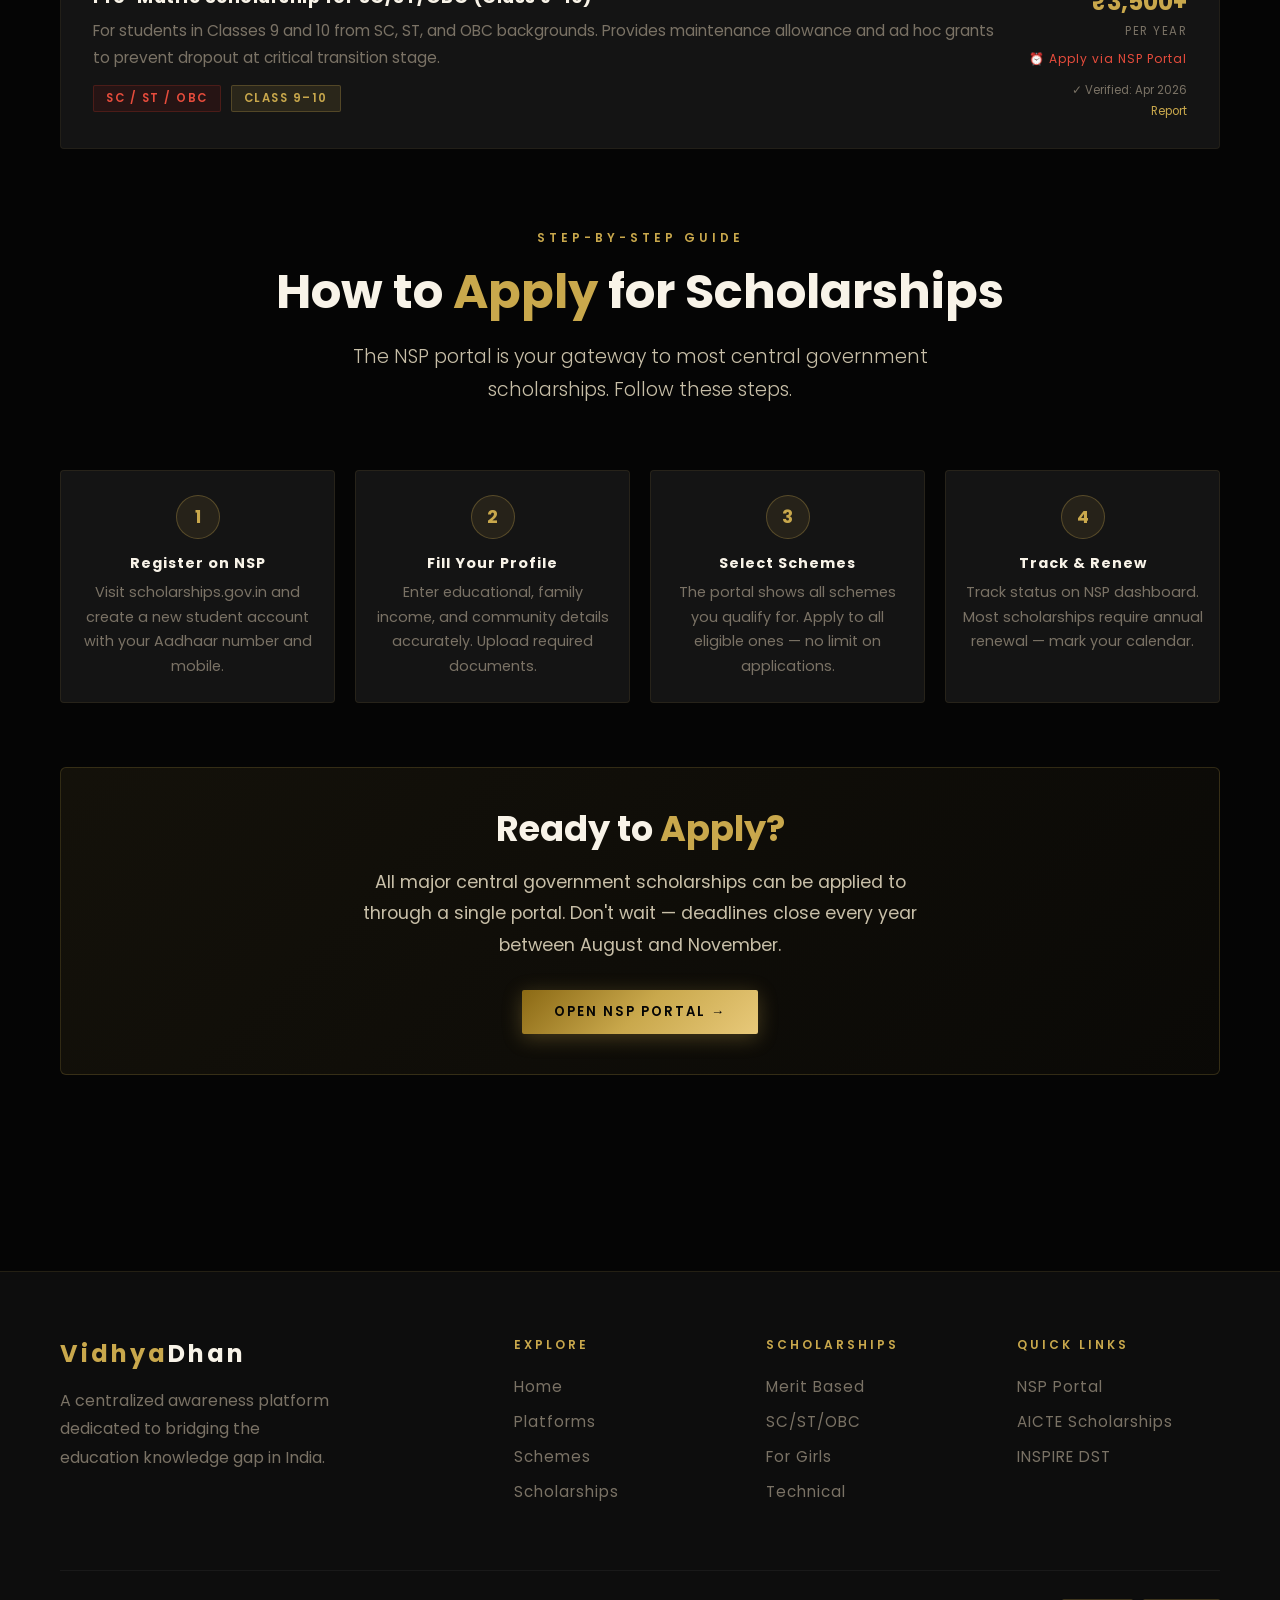
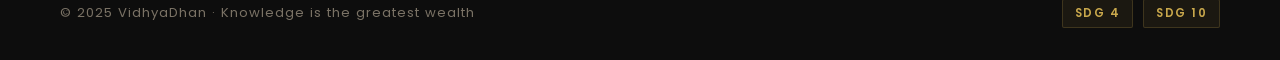
<file: scholarships.html>
<!DOCTYPE html>
<html lang="en">
<head>
<meta charset="UTF-8">
<meta name="viewport" content="width=device-width, initial-scale=1.0">
<meta name="description" content="VidhyaDhan is a free awareness platform connecting Indian students to free education portals, government schemes, and scholarships.">
<meta property="og:title" content="VidhyaDhan — Free Education for Every Indian">
<meta property="og:description" content="Discover free Indian and global education platforms, government schemes, and 100+ scholarships in one place.">
<meta property="og:type" content="website">
<meta name="theme-color" content="#050505">
<title>Scholarships — VidhyaDhan</title>
<link rel="stylesheet" href="style.css">
<style>
.filter-bar {
  display: flex; gap: 10px; flex-wrap: wrap; margin-bottom: 36px;
}
.filter-btn {
  padding: 8px 20px; background: var(--black-4);
  border: 1px solid rgba(201,168,76,0.12); border-radius: 20px;
  color: var(--white-dim); font-family: 'Poppins', sans-serif;
  font-size: 0.78rem; font-weight: 600; letter-spacing: 1.5px;
  text-transform: uppercase; cursor: pointer; transition: all 0.3s;
}
.filter-btn:hover, .filter-btn.active {
  background: rgba(201,168,76,0.1); color: var(--gold);
  border-color: rgba(201,168,76,0.3);
}

.scholarship-card {
  background: var(--black-3); border: 1px solid rgba(201,168,76,0.08);
  border-radius: 4px; padding: 28px 32px;
  display: grid; grid-template-columns: 1fr auto;
  gap: 20px; align-items: start; margin-bottom: 12px;
  transition: all 0.3s; position: relative;
}
.scholarship-card:hover { border-color: rgba(201,168,76,0.28); transform: translateX(4px); }
.scholarship-card::before {
  content: ''; position: absolute; left: 0; top: 0; bottom: 0; width: 3px;
  border-radius: 4px 0 0 4px; opacity: 0; transition: opacity 0.3s;
}
.scholarship-card:hover::before { opacity: 1; }
.sc-gold::before { background: var(--gold); }
.sc-emerald::before { background: var(--emerald-l); }
.sc-sapphire::before { background: var(--sapphire-l); }
.sc-crimson::before { background: #E74C3C; }

.sc-title { font-family: 'Poppins', sans-serif; font-size: 1.1rem; font-weight: 700; color: var(--white); margin-bottom: 8px; letter-spacing: 0.5px; }
.sc-desc { font-size: 0.97rem; color: var(--white-faint); line-height: 1.7; margin-bottom: 14px; }
.sc-meta { display: flex; gap: 10px; flex-wrap: wrap; }
.sc-right { text-align: right; flex-shrink: 0; }
.sc-amount { font-family: 'Poppins', sans-serif; font-size: 1.5rem; font-weight: 700; color: var(--gold); }
.sc-amount-label { font-family: 'Poppins', sans-serif; font-size: 0.72rem; color: var(--white-faint); letter-spacing: 1.5px; text-transform: uppercase; margin-top: 4px; }
.sc-deadline { font-family: 'Poppins', sans-serif; font-size: 0.75rem; color: #E74C3C; letter-spacing: 1px; margin-top: 10px; }

.apply-banner {
  background: linear-gradient(135deg, rgba(201,168,76,0.08) 0%, rgba(201,168,76,0.03) 100%);
  border: 1px solid rgba(201,168,76,0.2); border-radius: 6px;
  padding: 40px 48px; text-align: center; margin: 64px 0 0;
}
.apply-banner h2 { font-size: clamp(1.5rem, 3vw, 2.2rem); margin-bottom: 16px; }
.apply-banner p { font-size: 1.1rem; color: var(--white-dim); margin-bottom: 28px; max-width: 560px; margin-left: auto; margin-right: auto; line-height: 1.8; }

.steps { display: grid; grid-template-columns: repeat(4,1fr); gap: 20px; margin: 48px 0; }
.step { text-align: center; padding: 24px 16px; }
.step-num { width: 44px; height: 44px; border-radius: 50%; background: rgba(201,168,76,0.1); border: 1px solid rgba(201,168,76,0.3); color: var(--gold); font-family: 'Poppins', sans-serif; font-size: 1.1rem; font-weight: 700; display: flex; align-items: center; justify-content: center; margin: 0 auto 16px; }
.step h4 { font-family: 'Poppins', sans-serif; font-size: 0.9rem; font-weight: 700; letter-spacing: 1px; color: var(--white); margin-bottom: 8px; }
.step p { font-size: 0.9rem; color: var(--white-faint); line-height: 1.7; }
.step-connector { display: none; }

@media (max-width: 768px) {
  .scholarship-card { grid-template-columns: 1fr; }
  .sc-right { text-align: left; }
  .steps { grid-template-columns: 1fr 1fr; }
  .apply-banner { padding: 28px 20px; }
}
@media (max-width: 480px) {
  .steps { grid-template-columns: 1fr; }
}

.hidden { display: none !important; }
</style>
</head>
<body>
<nav>
  <a href="index.html" class="nav-logo">Vidhya<span>Dhan</span></a>
  <ul class="nav-links">
    <li><a href="index.html">Home</a></li>
    <li><a href="dashboard.html">Dashboard</a></li>
    <li><a href="platforms.html">Platforms</a></li>
    <li><a href="schemes.html">Schemes</a></li>
    <li><a href="scholarships.html" class="active">Scholarships</a></li>
    <li><a href="about.html">About</a></li>
    <li><a href="scholarships.html" class="nav-cta">Apply Now</a></li>
  </ul>
  <div class="nav-toggle"><span></span><span></span><span></span></div>
</nav>

<div class="page-hero">
  <div class="page-hero-bg"></div>
  <div class="page-hero-lines"></div>
  <span class="section-eyebrow" style="position:relative;z-index:1">Financial Aid Guide</span>
  <h1 class="page-hero-title"><span class="gold">Scholarships</span> for Every Student</h1>
  <p class="page-hero-sub">From ₹1,000 to ₹2 lakh annually — find the scholarship you qualify for and never miss a deadline again.</p>
</div>

<div style="background: rgba(201,168,76,0.05); border-bottom: 1px solid rgba(201,168,76,0.15); padding: 12px 60px; text-align: center; font-size: 0.9rem; color: var(--white-dim);">
  <strong>⚠️ Disclaimer:</strong> Information sourced from official government portals. Always verify details on the original site before applying. <a href="about.html" style="color:var(--gold)">Report outdated info</a>.
</div>

<section>

  <!-- Stats -->
  <div class="grid-4 reveal" style="margin-bottom:64px">
    <div class="card" style="text-align:center;padding:28px">
      <div class="stat-num" data-count="100" data-suffix="+">0</div>
      <div class="stat-label">Total Scholarships on NSP</div>
    </div>
    <div class="card" style="text-align:center;padding:28px">
      <div class="stat-num" data-count="1.5" data-suffix=" Cr" data-dec="1">0</div>
      <div class="stat-label">Students Benefit Annually</div>
    </div>
    <div class="card" style="text-align:center;padding:28px">
      <div class="stat-num" data-count="26" data-suffix="%">0</div>
      <div class="stat-label">Eligible Students Actually Apply</div>
    </div>
    <div class="card" style="text-align:center;padding:28px">
      <div class="stat-num" data-count="2" data-suffix=" Lakh">0</div>
      <div class="stat-label">Maximum Annual Award</div>
    </div>
  </div>

  <!-- Search + Filter -->
  <div class="reveal">
    <div class="search-wrap">
      <input type="text" id="searchInput" class="search-input" placeholder="Search scholarships by name, category…">
      <span class="search-icon">🔍</span>
    </div>
    <div class="filter-bar" id="filterBar">
      <button class="filter-btn active" data-filter="all">All Scholarships</button>
      <button class="filter-btn" data-filter="merit">Merit Based</button>
      <button class="filter-btn" data-filter="need">Need Based</button>
      <button class="filter-btn" data-filter="girls">For Girls</button>
      <button class="filter-btn" data-filter="sc-st">SC / ST / OBC</button>
      <button class="filter-btn" data-filter="technical">Technical</button>
      <button class="filter-btn" data-filter="central">Central Govt.</button>
    </div>
  </div>

  <!-- Eligibility Checker -->
  <div class="reveal" style="margin-bottom: 48px;">
    <div class="card" style="background: linear-gradient(135deg, var(--black-3) 0%, var(--black-4) 100%);">
      <div style="margin-bottom: 24px;">
        <h3 style="font-family: 'Poppins', sans-serif; font-size: 1.4rem; color: var(--gold); margin-bottom: 8px;">Find Your Scholarship Matches</h3>
        <p style="color: var(--white-dim); font-size: 0.95rem;">Answer 3 quick questions to see which scholarships you are eligible for.</p>
      </div>
      
      <div style="display: grid; grid-template-columns: repeat(auto-fit, minmax(200px, 1fr)); gap: 20px; margin-bottom: 24px;">
        <div>
          <label style="display:block; font-family:'Poppins', sans-serif; font-size:0.85rem; color:var(--white-faint); margin-bottom:8px; text-transform:uppercase; letter-spacing:1px;">Category</label>
          <select id="checker-category" style="width:100%; padding:12px; background:var(--black-2); border:1px solid rgba(201,168,76,0.2); color:var(--white); border-radius:4px; font-family:'Poppins', sans-serif; outline:none;">
            <option value="all">Any Category</option>
            <option value="sc-st">SC / ST</option>
            <option value="obc">OBC</option>
            <option value="general">General / Minority</option>
          </select>
        </div>
        <div>
          <label style="display:block; font-family:'Poppins', sans-serif; font-size:0.85rem; color:var(--white-faint); margin-bottom:8px; text-transform:uppercase; letter-spacing:1px;">Education Level</label>
          <select id="checker-level" style="width:100%; padding:12px; background:var(--black-2); border:1px solid rgba(201,168,76,0.2); color:var(--white); border-radius:4px; font-family:'Poppins', sans-serif; outline:none;">
            <option value="all">Any Level</option>
            <option value="school">School (Class 9-12)</option>
            <option value="ug">Undergraduate (UG) / Technical</option>
            <option value="pg">Postgraduate (PG)</option>
          </select>
        </div>
        <div>
          <label style="display:block; font-family:'Poppins', sans-serif; font-size:0.85rem; color:var(--white-faint); margin-bottom:8px; text-transform:uppercase; letter-spacing:1px;">Gender</label>
          <select id="checker-gender" style="width:100%; padding:12px; background:var(--black-2); border:1px solid rgba(201,168,76,0.2); color:var(--white); border-radius:4px; font-family:'Poppins', sans-serif; outline:none;">
            <option value="all">Any</option>
            <option value="female">Female</option>
            <option value="male">Male</option>
          </select>
        </div>
      </div>
      <button id="btn-check-eligibility" class="btn btn-gold" style="width: 100%; justify-content: center;">Check Eligibility ›</button>
      
      <div id="checker-results" style="display: none; margin-top: 24px; padding-top: 24px; border-top: 1px solid rgba(255,255,255,0.05);">
        <p style="color:var(--emerald-l); font-family:'Poppins', sans-serif; font-weight:600; margin-bottom:16px; font-size: 1.1rem;" id="checker-msg"></p>
        <div id="checker-list" style="display: flex; flex-direction: column; gap: 12px;"></div>
      </div>
    </div>
  </div>

  <!-- Scholarship Cards -->
  <div id="scholarshipList">

    <div class="scholarship-card sc-gold reveal" data-categories="merit central need">
      <div>
        <div class="sc-title">National Scholarship Portal (NSP) — Umbrella Portal</div>
        <div class="sc-desc">Single-window portal for 100+ central and state scholarships. Pre-matric, post-matric, and merit-based categories. Apply once and be considered for multiple schemes.</div>
        <div class="sc-meta">
          <span class="badge badge-gold">Central Govt.</span>
          <span class="badge badge-emerald">100+ Schemes</span>
          <span class="badge badge-sapphire">All Levels</span>
        </div>
      </div>
      <div class="sc-right">
        <div class="sc-amount">₹1K–2L</div>
        <div class="sc-amount-label">Per Year</div>
        <a href="https://scholarships.gov.in" target="_blank" class="btn btn-gold" style="padding:8px 18px;font-size:0.72rem;margin-top:14px;display:inline-flex">Apply →</a>
      </div>
    </div>

    <div class="scholarship-card sc-gold reveal" data-categories="merit central">
      <div>
        <div class="sc-title">Central Sector Scheme of Scholarships (CSSS)</div>
        <div class="sc-desc">For students who scored in the top 20 percentile in Class 12 board exams. Renewable annually for undergraduate and postgraduate studies in recognized colleges.</div>
        <div class="sc-meta">
          <span class="badge badge-gold">Merit Based</span>
          <span class="badge badge-sapphire">UG & PG Level</span>
          <span class="badge badge-emerald">Central Govt.</span>
        </div>
      </div>
      <div class="sc-right">
        <div class="sc-amount">₹20,000</div>
        <div class="sc-amount-label">Per Year</div>
        <div class="sc-deadline">⏰ Apply via NSP Portal</div>
      </div>
    </div>

    <div class="scholarship-card sc-emerald reveal" data-categories="need merit central">
      <div>
        <div class="sc-title">National Means-cum-Merit Scholarship (NMMS)</div>
        <div class="sc-desc">For Class 8 students from economically weaker sections scoring above 55% in exams. Covers Classes 9–12 to prevent dropout at secondary stage. State-administered exam for selection.</div>
        <div class="sc-meta">
          <span class="badge badge-emerald">Class 9–12</span>
          <span class="badge badge-gold">EWS Families</span>
          <span class="badge badge-sapphire">State Exam</span>
        </div>
      </div>
      <div class="sc-right">
        <div class="sc-amount">₹12,000</div>
        <div class="sc-amount-label">Per Year</div>
        <div class="sc-deadline">⏰ Check state notifications</div>
      </div>
    </div>

    <div class="scholarship-card sc-sapphire reveal" data-categories="girls technical central">
      <div>
        <div class="sc-title">AICTE Pragati Scholarship for Girls</div>
        <div class="sc-desc">Financial aid for girl students in first or second year of AICTE-approved technical degree/diploma programs. Only one per family. Covers tuition and other expenses.</div>
        <div class="sc-meta">
          <span class="badge badge-sapphire">Girls Only</span>
          <span class="badge badge-gold">Technical Education</span>
          <span class="badge badge-crimson">AICTE Approved</span>
        </div>
      </div>
      <div class="sc-right">
        <div class="sc-amount">₹50,000</div>
        <div class="sc-amount-label">Per Year</div>
        <div class="sc-deadline">⏰ Apply via AICTE portal</div>
      </div>
    </div>

    <div class="scholarship-card sc-crimson reveal" data-categories="sc-st need central">
      <div>
        <div class="sc-title">Post-Matric Scholarship for SC/ST Students</div>
        <div class="sc-desc">For students from Scheduled Castes and Scheduled Tribes pursuing education after Class 10. Covers tuition, maintenance, books, and special allowances. State-administered with central funding.</div>
        <div class="sc-meta">
          <span class="badge badge-crimson">SC / ST</span>
          <span class="badge badge-emerald">Post Class 10</span>
          <span class="badge badge-gold">All Courses</span>
        </div>
      </div>
      <div class="sc-right">
        <div class="sc-amount">Variable</div>
        <div class="sc-amount-label">By State & Course</div>
        <div class="sc-deadline">⏰ Apply via NSP Portal</div>
      </div>
    </div>

    <div class="scholarship-card sc-crimson reveal" data-categories="sc-st need central">
      <div>
        <div class="sc-title">Post-Matric Scholarship for OBC Students</div>
        <div class="sc-desc">For Other Backward Class students pursuing post-matriculation education. Covers maintenance allowance and compulsory non-refundable fees. Annual family income ceiling applies.</div>
        <div class="sc-meta">
          <span class="badge badge-crimson">OBC Students</span>
          <span class="badge badge-emerald">Post Matric</span>
          <span class="badge badge-sapphire">Income Limit</span>
        </div>
      </div>
      <div class="sc-right">
        <div class="sc-amount">Variable</div>
        <div class="sc-amount-label">By Category</div>
        <div class="sc-deadline">⏰ Apply via NSP Portal</div>
      </div>
    </div>

    <div class="scholarship-card sc-gold reveal" data-categories="need central">
      <div>
        <div class="sc-title">Merit-cum-Means Scholarship for Minorities</div>
        <div class="sc-desc">For students from minority communities (Muslim, Christian, Sikh, Buddhist, Jain, Parsi) pursuing professional and technical courses. 30% seats reserved for girl students within the scheme.</div>
        <div class="sc-meta">
          <span class="badge badge-gold">Minority Communities</span>
          <span class="badge badge-sapphire">Professional Courses</span>
          <span class="badge badge-emerald">Girls Priority</span>
        </div>
      </div>
      <div class="sc-right">
        <div class="sc-amount">₹30,000</div>
        <div class="sc-amount-label">Course Fee/Year</div>
        <div class="sc-deadline">⏰ Apply via NSP Portal</div>
      </div>
    </div>

    <div class="scholarship-card sc-sapphire reveal" data-categories="technical girls merit">
      <div>
        <div class="sc-title">AICTE Saksham Scholarship (Specially-Abled)</div>
        <div class="sc-desc">For differently-abled students enrolled in AICTE-approved technical diploma and degree programs. Supports tuition and special needs accommodation expenses.</div>
        <div class="sc-meta">
          <span class="badge badge-sapphire">Specially-Abled</span>
          <span class="badge badge-gold">AICTE Programs</span>
        </div>
      </div>
      <div class="sc-right">
        <div class="sc-amount">₹50,000</div>
        <div class="sc-amount-label">Per Year</div>
        <div class="sc-deadline">⏰ Apply via AICTE Portal</div>
      </div>
    </div>

    <div class="scholarship-card sc-emerald reveal" data-categories="merit central need">
      <div>
        <div class="sc-title">Inspire Scholarship — DST</div>
        <div class="sc-desc">Department of Science & Technology scheme for students pursuing Natural and Basic Sciences at BSc and MSc levels. Encourages science as a career. Top 1% in Class 12.</div>
        <div class="sc-meta">
          <span class="badge badge-emerald">Science Students</span>
          <span class="badge badge-gold">DST Scheme</span>
          <span class="badge badge-sapphire">Top 1% Merit</span>
        </div>
      </div>
      <div class="sc-right">
        <div class="sc-amount">₹80,000</div>
        <div class="sc-amount-label">Per Year</div>
        <div class="sc-deadline">⏰ Apply at online-inspire.gov.in</div>
      </div>
    </div>

    <div class="scholarship-card sc-gold reveal" data-categories="need girls sc-st">
      <div>
        <div class="sc-title">Pre-Matric Scholarship for SC/ST/OBC (Class 9–10)</div>
        <div class="sc-desc">For students in Classes 9 and 10 from SC, ST, and OBC backgrounds. Provides maintenance allowance and ad hoc grants to prevent dropout at critical transition stage.</div>
        <div class="sc-meta">
          <span class="badge badge-crimson">SC / ST / OBC</span>
          <span class="badge badge-gold">Class 9–10</span>
        </div>
      </div>
      <div class="sc-right">
        <div class="sc-amount">₹3,500+</div>
        <div class="sc-amount-label">Per Year</div>
        <div class="sc-deadline">⏰ Apply via NSP Portal</div>
      </div>
    </div>

  </div>

  <!-- How to Apply Steps -->
  <div class="reveal" style="margin-top:80px">
    <div class="section-header">
      <span class="section-eyebrow">Step-by-Step Guide</span>
      <h2 class="section-title">How to <span class="gold">Apply</span> for Scholarships</h2>
      <p class="section-subtitle">The NSP portal is your gateway to most central government scholarships. Follow these steps.</p>
    </div>
    <div class="steps">
      <div class="step card">
        <div class="step-num">1</div>
        <h4>Register on NSP</h4>
        <p>Visit scholarships.gov.in and create a new student account with your Aadhaar number and mobile.</p>
      </div>
      <div class="step card">
        <div class="step-num">2</div>
        <h4>Fill Your Profile</h4>
        <p>Enter educational, family income, and community details accurately. Upload required documents.</p>
      </div>
      <div class="step card">
        <div class="step-num">3</div>
        <h4>Select Schemes</h4>
        <p>The portal shows all schemes you qualify for. Apply to all eligible ones — no limit on applications.</p>
      </div>
      <div class="step card">
        <div class="step-num">4</div>
        <h4>Track & Renew</h4>
        <p>Track status on NSP dashboard. Most scholarships require annual renewal — mark your calendar.</p>
      </div>
    </div>
  </div>

  <!-- Apply Banner -->
  <div class="apply-banner reveal">
    <h2>Ready to <span style="color:var(--gold)">Apply?</span></h2>
    <p>All major central government scholarships can be applied to through a single portal. Don't wait — deadlines close every year between August and November.</p>
    <a href="https://scholarships.gov.in" target="_blank" class="btn btn-gold">Open NSP Portal →</a>
  </div>

</section>

<footer>
  <div class="footer-grid">
    <div class="footer-brand">
      <span class="footer-logo">Vidhya<span>Dhan</span></span>
      <p class="footer-desc">A centralized awareness platform dedicated to bridging the education knowledge gap in India.</p>
    </div>
    <div class="footer-col"><h5>Explore</h5><ul>
      <li><a href="index.html">Home</a></li>
      <li><a href="platforms.html">Platforms</a></li>
      <li><a href="schemes.html">Schemes</a></li>
      <li><a href="scholarships.html">Scholarships</a></li>
    </ul></div>
    <div class="footer-col"><h5>Scholarships</h5><ul>
      <li><a href="#">Merit Based</a></li>
      <li><a href="#">SC/ST/OBC</a></li>
      <li><a href="#">For Girls</a></li>
      <li><a href="#">Technical</a></li>
    </ul></div>
    <div class="footer-col"><h5>Quick Links</h5><ul>
      <li><a href="https://scholarships.gov.in" target="_blank">NSP Portal</a></li>
      <li><a href="https://aicte-india.org" target="_blank">AICTE Scholarships</a></li>
      <li><a href="https://online-inspire.gov.in" target="_blank">INSPIRE DST</a></li>
    </ul></div>
  </div>
  <div class="footer-bottom">
    <p class="footer-copy">© 2025 VidhyaDhan · Knowledge is the greatest wealth</p>
    <div class="footer-sdg"><span class="sdg-badge">SDG 4</span><span class="sdg-badge">SDG 10</span></div>
  </div>
</footer>
<script src="main.js"></script>
<script>
// Filter logic
document.querySelectorAll('#filterBar .filter-btn').forEach(btn => {
  btn.addEventListener('click', () => {
    document.querySelectorAll('#filterBar .filter-btn').forEach(b => b.classList.remove('active'));
    btn.classList.add('active');
    const filter = btn.dataset.filter;
    document.querySelectorAll('.scholarship-card').forEach(card => {
      const cats = card.dataset.categories || '';
      card.classList.toggle('hidden', filter !== 'all' && !cats.includes(filter));
    });
  });
});

// Eligibility Checker Logic
document.getElementById('btn-check-eligibility').addEventListener('click', () => {
  const cat = document.getElementById('checker-category').value;
  const level = document.getElementById('checker-level').value;
  const gender = document.getElementById('checker-gender').value;
  
  const resultsDiv = document.getElementById('checker-results');
  const msg = document.getElementById('checker-msg');
  const list = document.getElementById('checker-list');
  
  list.innerHTML = '';
  let matchCount = 0;
  
  document.querySelectorAll('.scholarship-card').forEach(card => {
    const cats = card.dataset.categories || '';
    const title = card.querySelector('.sc-title').textContent;
    const amount = card.querySelector('.sc-amount').textContent;
    let isMatch = true;
    
    // Simple logic based on data-categories and text content
    if (cat === 'sc-st' && !cats.includes('sc-st') && !cats.includes('central')) isMatch = false;
    if (cat === 'obc' && !title.includes('OBC') && !cats.includes('central')) isMatch = false;
    if (gender === 'male' && cats.includes('girls')) isMatch = false;
    if (gender === 'female' && !cats.includes('girls') && !cats.includes('central')) isMatch = true; // females can apply to general too
    if (level === 'school' && cats.includes('ug') && !cats.includes('merit')) isMatch = false;
    if (level === 'ug' && title.includes('Class 9')) isMatch = false;
    
    // Always show NSP as it's umbrella
    if (title.includes('Umbrella')) isMatch = true;
    
    if (isMatch) {
      matchCount++;
      const item = document.createElement('div');
      item.style.padding = '12px 16px';
      item.style.background = 'rgba(201,168,76,0.05)';
      item.style.border = '1px solid rgba(201,168,76,0.2)';
      item.style.borderRadius = '4px';
      item.innerHTML = `<strong style="color:var(--white);">${title}</strong> <span style="float:right; color:var(--gold);">${amount}</span>`;
      list.appendChild(item);
    }
  });
  
  msg.textContent = `Found ${matchCount} potential scholarships for your profile!`;
  resultsDiv.style.display = 'block';
});
</script>
</body>
</html>
</file>
<file: style.css>
/* ═══════════════════════════════════════════════════════════
   VIDHYADHAN — SHARED DESIGN SYSTEM
   Premium Black × Gold Education Portal
═══════════════════════════════════════════════════════════ */

@import url('https://fonts.googleapis.com/css2?family=Poppins:ital,wght@0,300;0,400;0,500;0,600;0,700;0,800;1,300;1,400&display=swap');

:root {
  --gold:         #C9A84C;
  --gold-light:   #E8C97A;
  --gold-pale:    #F5E6B8;
  --gold-dark:    #8B6914;
  --gold-dim:     rgba(201,168,76,0.15);
  --black:        #050505;
  --black-2:      #0D0D0D;
  --black-3:      #141414;
  --black-4:      #1C1C1C;
  --black-5:      #252525;
  --white:        #F8F3E8;
  --white-dim:    #C8BFA8;
  --white-faint:  #7A7265;
  --emerald:      #1A6B4A;
  --emerald-l:    #27AE60;
  --sapphire:     #1A3A6B;
  --sapphire-l:   #2E86C1;
  --crimson:      #8B1A1A;
  --crimson-l:    #C0392B;
}

*, *::before, *::after { box-sizing: border-box; margin: 0; padding: 0; }
html { scroll-behavior: smooth; }

body {
  background: var(--black);
  color: var(--white);
  font-family: 'Poppins', sans-serif;
  overflow-x: hidden;
  min-height: 100vh;
}

/* Noise texture overlay */
body::after {
  content: '';
  position: fixed; inset: 0; pointer-events: none; z-index: 9998;
  opacity: 0.025;
  background-image: url("data:image/svg+xml,%3Csvg xmlns='http://www.w3.org/2000/svg' width='300' height='300'%3E%3Cfilter id='n'%3E%3CfeTurbulence type='fractalNoise' baseFrequency='0.75' numOctaves='4' stitchTiles='stitch'/%3E%3C/filter%3E%3Crect width='300' height='300' filter='url(%23n)'/%3E%3C/svg%3E");
}

::-webkit-scrollbar { width: 4px; }
::-webkit-scrollbar-track { background: var(--black-2); }
::-webkit-scrollbar-thumb { background: var(--gold-dark); border-radius: 2px; }

/* ══════════ TYPOGRAPHY ══════════ */
h1, h2, h3, h4 { font-family: 'Poppins', sans-serif; font-weight: 700; line-height: 1.2; }
p, li, td, th { font-family: 'Poppins', sans-serif; }
.label, .tag, .btn, nav a, .stat-num { font-family: 'Poppins', sans-serif; }

/* ══════════ NAVIGATION ══════════ */
nav {
  position: fixed; top: 0; left: 0; right: 0; z-index: 1000;
  display: flex; align-items: center; justify-content: space-between;
  padding: 18px 60px;
  background: linear-gradient(to bottom, rgba(5,5,5,0.98) 0%, transparent 100%);
  transition: background 0.4s, border-color 0.4s;
  border-bottom: 1px solid transparent;
}
nav.scrolled {
  background: rgba(7,7,7,0.97);
  border-color: rgba(201,168,76,0.18);
  backdrop-filter: blur(12px);
}
.nav-logo {
  font-family: 'Poppins', sans-serif; font-size: 1.4rem; font-weight: 700;
  color: var(--gold); text-decoration: none; letter-spacing: 3px;
}
.nav-logo span { color: var(--white); }
.nav-links { display: flex; gap: 32px; list-style: none; align-items: center; }
.nav-links a {
  font-family: 'Poppins', sans-serif; font-size: 0.82rem; font-weight: 500;
  color: var(--white-dim); text-decoration: none; letter-spacing: 2px;
  text-transform: uppercase; position: relative; transition: color 0.3s;
  padding-bottom: 3px;
}
.nav-links a::after {
  content: ''; position: absolute; bottom: 0; left: 0; right: 0; height: 1px;
  background: var(--gold); transform: scaleX(0); transform-origin: left;
  transition: transform 0.3s;
}
.nav-links a:hover, .nav-links a.active { color: var(--gold); }
.nav-links a:hover::after, .nav-links a.active::after { transform: scaleX(1); }
.nav-cta {
  background: transparent;
  border: 1px solid var(--gold);
  color: var(--gold) !important;
  padding: 6px 18px !important;
  border-radius: 2px;
  transition: background 0.3s, color 0.3s !important;
}
.nav-cta:hover { background: var(--gold) !important; color: var(--black) !important; }
.nav-cta::after { display: none !important; }

/* Mobile nav toggle */
.nav-toggle { display: none; flex-direction: column; gap: 5px; cursor: pointer; padding: 4px; }
.nav-toggle span {
  display: block; width: 24px; height: 1.5px; background: var(--gold); transition: all 0.3s;
}

/* ══════════ GOLD DIVIDER ══════════ */
.gold-divider {
  display: flex; align-items: center; gap: 16px; margin: 0 auto;
  justify-content: center;
}
.gold-divider::before, .gold-divider::after {
  content: ''; flex: 1; height: 1px;
  background: linear-gradient(to right, transparent, var(--gold-dark), transparent);
  max-width: 200px;
}
.gold-divider-icon { color: var(--gold); font-size: 1rem; }

/* ══════════ SECTION HEADER ══════════ */
.section-header { text-align: center; margin-bottom: 64px; }
.section-eyebrow {
  font-family: 'Poppins', sans-serif; font-size: 0.75rem; font-weight: 600;
  color: var(--gold); letter-spacing: 4px; text-transform: uppercase;
  margin-bottom: 16px; display: block;
}
.section-title {
  font-size: clamp(1.8rem, 4vw, 3rem); color: var(--white);
  margin-bottom: 20px;
}
.section-title .gold { color: var(--gold); }
.section-subtitle {
  font-size: 1.2rem; color: var(--white-dim); max-width: 600px; margin: 0 auto 28px;
  font-weight: 300; line-height: 1.7;
}

/* ══════════ BUTTONS ══════════ */
.btn {
  display: inline-flex; align-items: center; gap: 8px;
  padding: 12px 32px; font-size: 0.82rem; font-weight: 600;
  letter-spacing: 2px; text-transform: uppercase; text-decoration: none;
  border: none; cursor: pointer; transition: all 0.3s; border-radius: 2px;
  font-family: 'Poppins', sans-serif;
}
.btn-gold {
  background: linear-gradient(135deg, var(--gold-dark), var(--gold), var(--gold-light));
  color: var(--black); box-shadow: 0 4px 20px rgba(201,168,76,0.3);
}
.btn-gold:hover {
  box-shadow: 0 6px 30px rgba(201,168,76,0.5); transform: translateY(-2px);
}
.btn-outline {
  background: transparent; color: var(--gold);
  border: 1px solid rgba(201,168,76,0.5);
}
.btn-outline:hover { border-color: var(--gold); background: var(--gold-dim); }

/* ══════════ CARDS ══════════ */
.card {
  background: var(--black-3);
  border: 1px solid rgba(201,168,76,0.1);
  border-radius: 4px; padding: 32px;
  transition: border-color 0.3s, transform 0.3s, box-shadow 0.3s;
  position: relative; overflow: hidden;
}
.card::before {
  content: ''; position: absolute; top: 0; left: 0; right: 0; height: 1px;
  background: linear-gradient(to right, transparent, var(--gold), transparent);
  opacity: 0; transition: opacity 0.3s;
}
.card:hover {
  border-color: rgba(201,168,76,0.35);
  transform: translateY(-4px);
  box-shadow: 0 12px 40px rgba(0,0,0,0.5), 0 0 30px rgba(201,168,76,0.06);
}
.card:hover::before { opacity: 1; }

/* ══════════ STATS ══════════ */
.stat-num {
  font-size: 3rem; font-weight: 700; color: var(--gold);
  line-height: 1; letter-spacing: -1px;
}
.stat-label { font-size: 0.9rem; color: var(--white-dim); margin-top: 6px; }

/* ══════════ BADGE / TAG ══════════ */
.badge {
  display: inline-block; padding: 4px 12px; border-radius: 2px;
  font-family: 'Poppins', sans-serif; font-size: 0.72rem; font-weight: 600;
  letter-spacing: 1.5px; text-transform: uppercase;
}
.badge-gold { background: rgba(201,168,76,0.12); color: var(--gold); border: 1px solid rgba(201,168,76,0.25); }
.badge-emerald { background: rgba(26,107,74,0.15); color: var(--emerald-l); border: 1px solid rgba(39,174,96,0.25); }
.badge-sapphire { background: rgba(26,58,107,0.2); color: var(--sapphire-l); border: 1px solid rgba(46,134,193,0.25); }
.badge-crimson { background: rgba(139,26,26,0.15); color: #E74C3C; border: 1px solid rgba(192,57,43,0.25); }

/* ══════════ PAGE HERO ══════════ */
.page-hero {
  min-height: 42vh; display: flex; flex-direction: column;
  align-items: center; justify-content: center; text-align: center;
  padding: 120px 60px 80px; position: relative; overflow: hidden;
}
.page-hero-bg {
  position: absolute; inset: 0;
  background: radial-gradient(ellipse 80% 60% at 50% 0%, rgba(201,168,76,0.08) 0%, transparent 70%);
}
.page-hero-lines {
  position: absolute; inset: 0; overflow: hidden; pointer-events: none;
}
.page-hero-lines::before, .page-hero-lines::after {
  content: ''; position: absolute;
  border: 1px solid rgba(201,168,76,0.05);
}
.page-hero-lines::before {
  width: 600px; height: 600px; border-radius: 50%;
  top: 50%; left: 50%; transform: translate(-50%, -50%);
}
.page-hero-lines::after {
  width: 900px; height: 900px; border-radius: 50%;
  top: 50%; left: 50%; transform: translate(-50%, -50%);
}
.page-hero-title {
  font-size: clamp(2.2rem, 6vw, 4.5rem); color: var(--white);
  position: relative; z-index: 1; margin-bottom: 16px;
}
.page-hero-title .gold { color: var(--gold); }
.page-hero-sub {
  font-size: 1.25rem; color: var(--white-dim); max-width: 650px;
  font-weight: 300; line-height: 1.7; position: relative; z-index: 1;
}

/* ══════════ TABLE ══════════ */
.table-responsive { width: 100%; overflow-x: auto; margin-bottom: 24px; }
.data-table { width: 100%; border-collapse: collapse; font-size: 1rem; min-width: 600px; }
.data-table thead th {
  font-family: 'Poppins', sans-serif; font-size: 0.75rem; font-weight: 600;
  letter-spacing: 2px; text-transform: uppercase; color: var(--gold);
  padding: 14px 20px; border-bottom: 1px solid rgba(201,168,76,0.3);
  text-align: left; background: var(--black-4);
}
.data-table tbody tr { border-bottom: 1px solid rgba(255,255,255,0.04); transition: background 0.2s; }
.data-table tbody tr:hover { background: rgba(201,168,76,0.04); }
.data-table td { padding: 16px 20px; color: var(--white-dim); vertical-align: top; line-height: 1.6; }
.data-table td strong { color: var(--white); font-weight: 600; }
.data-table td a { color: var(--gold); text-decoration: none; font-family: 'Poppins', sans-serif; font-size: 0.85rem; letter-spacing: 1px; }
.data-table td a:hover { color: var(--gold-light); }

/* ══════════ ACCORDION ══════════ */
.accordion-item {
  border: 1px solid rgba(201,168,76,0.1); border-radius: 4px; margin-bottom: 10px;
  overflow: hidden;
}
.accordion-header {
  display: flex; align-items: center; justify-content: space-between;
  padding: 20px 28px; cursor: pointer; background: var(--black-3);
  transition: background 0.3s;
}
.accordion-header:hover { background: var(--black-4); }
.accordion-header h4 { font-size: 1.05rem; color: var(--white); font-family: 'Poppins', sans-serif; font-weight: 600; letter-spacing: 1px; }
.accordion-icon { color: var(--gold); font-size: 1.3rem; transition: transform 0.3s; flex-shrink: 0; }
.accordion-item.open .accordion-icon { transform: rotate(45deg); }
.accordion-body { max-height: 0; overflow: hidden; transition: max-height 0.4s ease; }
.accordion-body-inner { padding: 20px 28px 28px; color: var(--white-dim); line-height: 1.8; font-size: 1.05rem; }
.accordion-item.open .accordion-body { max-height: 600px; }

/* ══════════ SEARCH ══════════ */
.search-wrap { position: relative; max-width: 540px; margin: 0 auto 48px; }
.search-input {
  width: 100%; padding: 16px 52px 16px 20px;
  background: var(--black-3); border: 1px solid rgba(201,168,76,0.2);
  color: var(--white); font-family: 'Poppins', sans-serif; font-size: 1rem;
  border-radius: 3px; outline: none; transition: border-color 0.3s;
  letter-spacing: 1px;
}
.search-input::placeholder { color: var(--white-faint); }
.search-input:focus { border-color: var(--gold); }
.search-icon { position: absolute; right: 16px; top: 50%; transform: translateY(-50%); color: var(--gold); font-size: 1.1rem; }

/* ══════════ FOOTER ══════════ */
footer {
  background: var(--black-2);
  border-top: 1px solid rgba(201,168,76,0.12);
  padding: 64px 60px 32px;
  margin-top: 100px;
}
.footer-grid {
  display: grid; grid-template-columns: 2fr 1fr 1fr 1fr; gap: 48px;
  margin-bottom: 56px;
}
.footer-brand { }
.footer-logo {
  font-family: 'Poppins', sans-serif; font-size: 1.5rem; font-weight: 700;
  color: var(--gold); letter-spacing: 3px; margin-bottom: 16px; display: block;
}
.footer-logo span { color: var(--white); }
.footer-desc { font-size: 1rem; color: var(--white-faint); line-height: 1.8; max-width: 280px; }
.footer-col h5 {
  font-family: 'Poppins', sans-serif; font-size: 0.75rem; font-weight: 600;
  color: var(--gold); letter-spacing: 3px; text-transform: uppercase; margin-bottom: 20px;
}
.footer-col ul { list-style: none; }
.footer-col ul li { margin-bottom: 10px; }
.footer-col ul li a {
  color: var(--white-faint); text-decoration: none; font-size: 0.95rem;
  transition: color 0.3s; font-family: 'Poppins', sans-serif; letter-spacing: 1px;
}
.footer-col ul li a:hover { color: var(--gold); }
.footer-bottom {
  border-top: 1px solid rgba(255,255,255,0.05);
  padding-top: 28px; display: flex; align-items: center; justify-content: space-between;
  flex-wrap: wrap; gap: 12px;
}
.footer-copy { font-size: 0.82rem; color: var(--white-faint); font-family: 'Poppins', sans-serif; letter-spacing: 1px; }
.footer-sdg { display: flex; align-items: center; gap: 10px; }
.sdg-badge {
  background: rgba(201,168,76,0.08); border: 1px solid rgba(201,168,76,0.2);
  color: var(--gold); font-family: 'Poppins', sans-serif; font-size: 0.72rem;
  font-weight: 600; letter-spacing: 1.5px; padding: 5px 12px; border-radius: 2px;
}

/* ══════════ REVEAL ANIMATION ══════════ */
.reveal {
  opacity: 0; transform: translateY(28px); transition: opacity 0.7s ease, transform 0.7s ease;
}
.reveal.visible { opacity: 1; transform: none; }

/* ══════════ GRID UTILITIES ══════════ */
.grid-2 { display: grid; grid-template-columns: repeat(2, 1fr); gap: 24px; }
.timeline-grid { gap: 80px; align-items: start; }
.grid-3 { display: grid; grid-template-columns: repeat(3, 1fr); gap: 24px; }
.grid-4 { display: grid; grid-template-columns: repeat(4, 1fr); gap: 24px; }

/* ══════════ SECTION ══════════ */
section { padding: 96px 60px; max-width: 1280px; margin: 0 auto; }
.full-width-section { padding: 96px 0; }
.full-width-section > * { max-width: 1280px; margin-left: auto; margin-right: auto; padding-left: 60px; padding-right: 60px; }

/* ══════════ RESPONSIVE ══════════ */
@media (max-width: 1024px) {
  nav { padding: 18px 32px; }
  section { padding: 72px 32px; }
  .grid-4 { grid-template-columns: repeat(2, 1fr); }
  .footer-grid { grid-template-columns: 1fr 1fr; }
}
@media (max-width: 768px) {
  nav { padding: 16px 24px; }
  .nav-links {
    display: flex; flex-direction: column; position: fixed; top: 0; right: 0; bottom: 0; width: 280px; max-width: 80vw;
    background: var(--black-2); padding: 80px 32px 32px; gap: 24px; border-left: 1px solid var(--gold-dim);
    transform: translateX(100%); transition: transform 0.4s cubic-bezier(0.4, 0, 0.2, 1); z-index: 999;
  }
  .nav-links.open { transform: translateX(0); }
  .nav-toggle { display: flex; z-index: 1001; }
  .nav-toggle.open span:nth-child(1) { transform: translateY(6.5px) rotate(45deg); }
  .nav-toggle.open span:nth-child(2) { opacity: 0; }
  .nav-toggle.open span:nth-child(3) { transform: translateY(-6.5px) rotate(-45deg); }
  section { padding: 60px 24px; }
  .grid-2, .grid-3, .grid-4 { grid-template-columns: 1fr; }
  .timeline-grid { gap: 48px; }
  .footer-grid { grid-template-columns: 1fr; }
  footer { padding: 48px 24px 28px; }
  .page-hero { padding: 100px 24px 60px; }
  .data-table { font-size: 0.9rem; }
  .data-table thead th, .data-table td { padding: 12px 12px; }
}

/* ---------- LIGHT MODE ---------- */
body.light-mode {
  --black: #F8F3E8;
  --black-2: #F0EAD6;
  --black-3: #FFFFFF;
  --black-4: #E8E0CB;
  --black-5: #DCD2BB;
  --white: #1A1A1A;
  --white-dim: #4A4A4A;
  --white-faint: #6A6A6A;
  --gold-dim: rgba(201,168,76,0.25);
}
body.light-mode nav {
  background: linear-gradient(to bottom, rgba(248,243,232,0.98) 0%, transparent 100%);
}
body.light-mode nav.scrolled {
  background: rgba(250,248,242,0.97);
  border-color: rgba(201,168,76,0.3);
}
body.light-mode .nav-logo span { color: var(--white); }
body.light-mode .page-hero-title { color: var(--white); }
body.light-mode .data-table tbody tr { border-bottom: 1px solid rgba(0,0,0,0.08); }
body.light-mode .card, body.light-mode .platform-full-card, body.light-mode .global-card, body.light-mode .scheme-card, body.light-mode .scholarship-card, body.light-mode .dash-card {
  box-shadow: 0 4px 20px rgba(0,0,0,0.03);
}
body.light-mode .scheme-card .scheme-detail, body.light-mode #checker-results { border-top-color: rgba(0,0,0,0.08); }
body.light-mode .accordion-header { border-bottom: 1px solid rgba(0,0,0,0.05); }

/* ---------- GOOGLE TRANSLATE ---------- */
.skiptranslate iframe { display: none !important; }
body { top: 0 !important; }
#google_translate_element select {
  background: var(--black-3);
  color: var(--white);
  border: 1px solid rgba(201,168,76,0.5);
  border-radius: 4px;
  padding: 4px 8px;
  font-family: 'Poppins', sans-serif;
  font-size: 0.85rem;
  outline: none;
}
body.light-mode #google_translate_element select {
  background: var(--black-3);
  color: var(--white);
}
</file>
